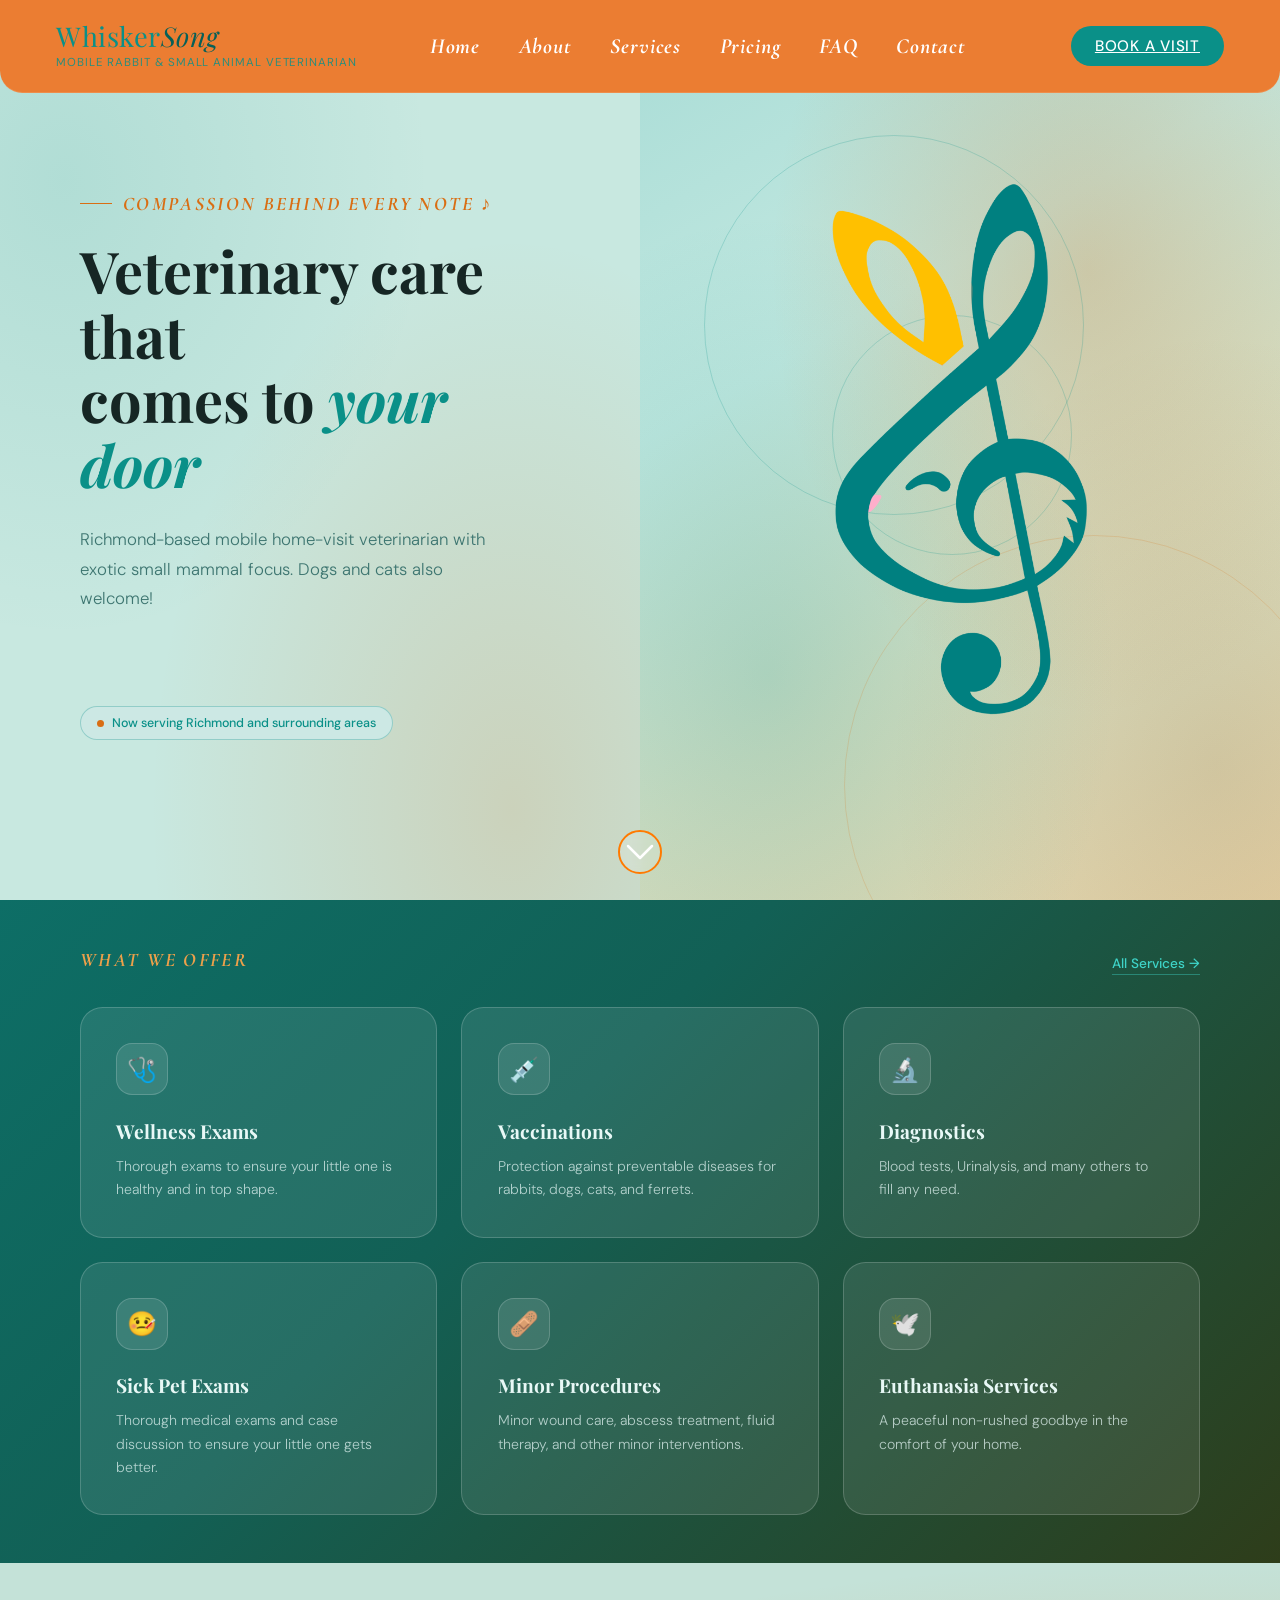
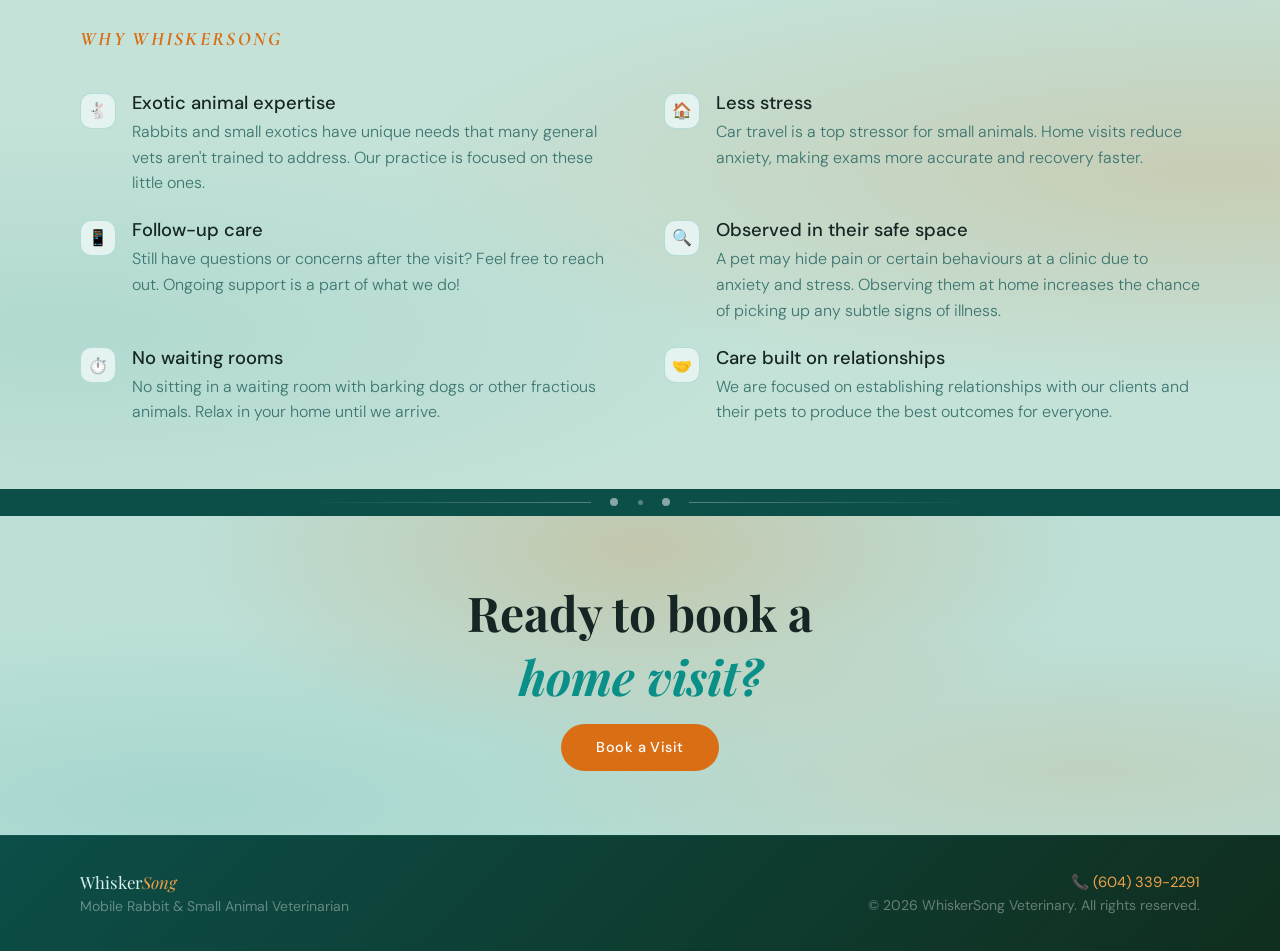
<file: index.html>
<!DOCTYPE html>
<html lang="en">
<head>
<meta charset="UTF-8">
<meta name="viewport" content="width=device-width, initial-scale=1.0">
<meta name="robots" content="noindex, nofollow" />

<!-- Primary SEO -->
<title>WhiskerSong | Mobile Rabbit & Small Animal Veterinarian — Greater Vancouver, BC</title>
<meta name="description" content="WhiskerSong is a mobile veterinarian focusing in rabbits, guinea pigs, chinchillas, rats, hedgehogs, ferrets, and other small animals. Serving Richmond, Vancouver, Burnaby, Surrey, and the Lower Mainland. Home visit vet care — stress-free, compassionate, expert.">
<meta name="keywords" content="mobile vet Vancouver, rabbit vet Vancouver, small animal vet Richmond BC, exotic animal vet Lower Mainland, guinea pig vet, chinchilla vet, ferret vet, hedgehog vet, rat vet, home visit veterinarian BC, rabbit veterinarian Greater Vancouver, mobile exotic vet">
<meta name="author" content="WhiskerSong Veterinary">
<link rel="canonical" href="https://www.whiskersong.ca/">

<link href="https://fonts.googleapis.com/css2?family=Playfair+Display:ital,wght@0,400;0,600;1,400&family=DM+Sans:wght@300;400;500&family=Cormorant+Garamond:ital,wght@0,500;1,500&display=swap" rel="stylesheet">
<link rel="stylesheet" href="styles.css">
<style>
section { display: block; margin: 0; }

/* ── HERO ── */
  .hero {
    min-height: 100vh;
    display: grid; grid-template-columns: 1fr 1fr;
    position: relative; overflow: hidden;
  }

.hero-left {
    display: flex; flex-direction: column; justify-content: center;
    padding: 5rem 4rem 3rem 5rem;
    position: relative;
    background:
      radial-gradient(ellipse at 80% 90%, rgba(217,110,20,0.18) 0%, transparent 50%),
      radial-gradient(ellipse at 10% 20%, rgba(10,144,136,0.12) 0%, transparent 45%),
      #c8e8e0;
  }

.eyebrow {
    font-size: 1.2rem; font-weight: 700; letter-spacing: 0.12em;
    font-family: 'Cormorant Garamond', serif; font-style: italic;
    text-transform: uppercase; color: var(--terra);
    margin-bottom: 1.4rem;
    display: inline-flex; align-items: center; gap: 0.7rem;
  }

.eyebrow::before {
    content: ''; display: inline-block;
    width: 2rem; height: 1px; background: var(--terra);
    flex-shrink: 0;
  }

h1 {
    font-family: 'Playfair Display', serif;
    font-size: clamp(2.8rem, 4.5vw, 4rem);
    line-height: 1.12; color: var(--charcoal); margin-bottom: 1.8rem;
  }

h1 em { color: var(--sage-dark); font-style: italic; }

.hero-desc {
    font-size: 1.05rem; line-height: 1.75;
    color: var(--mid); max-width: 440px; margin-bottom: 2.8rem; font-weight: 300;
  }

.hero-actions { display: flex; gap: 1rem; align-items: center; }

.btn-secondary {
    color: var(--sage-dark); font-size: 0.9rem; font-weight: 500;
    text-decoration: none; border-bottom: 1px solid var(--sage-light);
    padding-bottom: 2px; transition: color 0.2s, border-color 0.2s;
  }

.btn-secondary:hover { color: var(--terra); border-color: var(--terra); }

.hero-badge {
    display: inline-flex; align-items: center; gap: 0.5rem;
    background: var(--sand); border-radius: 2rem;
    border: 1px solid rgba(10,144,136,0.3);
    padding: 0.5rem 1rem; font-size: 0.78rem; font-weight: 500;
    color: var(--sage-dark); margin-top: 3rem; width: fit-content;
  }

.badge-dot {
    width: 7px; height: 7px; background: var(--terra); border-radius: 50%;
    animation: pulse 2s infinite;
  }

/* ── HERO RIGHT ── */
  .hero-right {
    position: relative;
    background: linear-gradient(150deg, #a8dcd6 0%, #c2e8e0 35%, #d8e0c4 65%, #e8d4a8 100%);
    overflow: hidden;
  }

.hero-right::before {
    content: ''; position: absolute; inset: 0;
    background:
      radial-gradient(ellipse at 70% 30%, rgba(217,110,20,0.25) 0%, transparent 50%),
      radial-gradient(ellipse at 20% 75%, rgba(10,144,136,0.20) 0%, transparent 48%),
      radial-gradient(ellipse at 90% 85%, rgba(80,55,20,0.12) 0%, transparent 40%);
  }

/* decorative circles */
  .deco-circle {
    position: absolute; border-radius: 50%;
    border: 1px solid rgba(10,144,136,0.22);
  }

.deco-circle.c1 { width: 380px; height: 380px; top: 15%; left: 10%; }

.deco-circle.c2 { width: 240px; height: 240px; top: 35%; left: 30%; }

.deco-circle.c3 { width: 500px; height: 500px; bottom: -15%; right: -10%; border-color: rgba(217,110,20,0.18); }

.hero-illustration {
    position: absolute; inset: 0;
    display: flex; align-items: center; justify-content: center; z-index: 2;
  }

.rabbit-svg {
    width: 100%; max-width: 440px; height: auto;
    filter: drop-shadow(0 20px 40px rgba(101,72,28,0.18)) drop-shadow(0 0 60px rgba(10,144,136,0.18));
  }

.hero-card {
    position: absolute; bottom: 2.5rem; right: 2.5rem; z-index: 5;
    background: rgba(238,248,246,0.88); backdrop-filter: blur(10px);
    border: 1px solid rgba(10,144,136,0.22);
    border-radius: 1.2rem; padding: 1.2rem 1.5rem;
    box-shadow: 0 8px 32px rgba(101,72,28,0.12);
    min-width: 200px;
  }

.card-label { font-size: 0.7rem; text-transform: uppercase; letter-spacing: 0.12em; color: var(--light-text); margin-bottom: 0.4rem; }

.card-value { font-family: 'Playfair Display', serif; font-size: 1.3rem; color: var(--charcoal); }

.card-sub { font-size: 0.78rem; color: var(--mid); margin-top: 0.2rem; }

/* ── SERVICES ── */
  .services {
    padding: 3rem 5rem;
    background: linear-gradient(135deg, #0d6e66 0%, #126055 40%, #2e3d1a 100%);
  }

.section-header {
    display: flex; align-items: flex-end; justify-content: space-between; margin-bottom: 1.5rem;
  }

.section-tag {
    font-size: 1.2rem; letter-spacing: 0.12em; text-transform: uppercase;
    font-family: 'Cormorant Garamond', serif; font-style: italic; font-weight: 700;
    color: var(--terra-light); margin-bottom: 0.7rem;
  }

.section-title {
    font-family: 'Playfair Display', serif;
    font-size: 2.4rem; line-height: 1.2; color: #e8f8f6;
  }

.section-title em { color: var(--sage-light); font-style: italic; }

.section-link {
    color: var(--sage-light); font-size: 0.85rem; font-weight: 500;
    text-decoration: none; border-bottom: 1px solid rgba(62,212,200,0.4);
    padding-bottom: 2px; white-space: nowrap; margin-bottom: 0.5rem;
  }

.services-grid { display: grid; grid-template-columns: repeat(3, 1fr); gap: 1.5rem; }

.service-card {
    background: rgba(255,255,255,0.09); border-radius: 1.4rem; padding: 2.2rem;
    border: 1px solid rgba(255,255,255,0.18);
    transition: transform 0.25s, box-shadow 0.25s, border-color 0.25s;
    position: relative; overflow: hidden;
  }

.service-card:hover { transform: translateY(-4px); box-shadow: 0 16px 40px rgba(0,0,0,0.2); border-color: rgba(255,255,255,0.3); }

.service-card::after {
    content: ''; position: absolute; bottom: 0; left: 0; right: 0;
    height: 3px; background: linear-gradient(90deg, var(--sage-dark), var(--terra));
    transform: scaleX(0); transform-origin: left; transition: transform 0.3s;
  }

.service-card:hover::after { transform: scaleX(1); }

.service-icon {
    width: 52px; height: 52px; border-radius: 1rem;
    background: rgba(255,255,255,0.1); border: 1px solid rgba(255,255,255,0.18);
    display: flex; align-items: center; justify-content: center;
    margin-bottom: 1.4rem; font-size: 1.5rem;
  }

.service-name { font-family: 'Playfair Display', serif; font-size: 1.2rem; margin-bottom: 0.7rem; color: #e8f8f6; }

.service-desc { font-size: 0.88rem; line-height: 1.65; color: rgba(232,248,246,0.72); font-weight: 300; }

/* ── WHY US ── */
  .why {
    padding: 4rem 5rem; display: block;
    background:
      radial-gradient(ellipse at 95% 40%, rgba(217,110,20,0.18) 0%, transparent 48%),
      radial-gradient(ellipse at 5% 70%,  rgba(10,144,136,0.10) 0%, transparent 42%),
      #c4e2d8;
  }

.why-tag { color: var(--terra); }

.why-points { list-style: none; margin-top: 2.5rem; display: grid; grid-template-columns: 1fr 1fr; gap: 1.4rem 3rem; }

.why-point { display: flex; gap: 1rem; align-items: flex-start; }

.point-icon {
    width: 36px; height: 36px; border-radius: 0.7rem;
    background: var(--cream); border: 1px solid rgba(10,144,136,0.22);
    display: flex; align-items: center; justify-content: center;
    font-size: 1rem; flex-shrink: 0; margin-top: 0.1rem;
  }

.point-text h4 { font-size: 1.15rem; font-weight: 500; margin-bottom: 0.25rem; color: var(--charcoal); }

.point-text p { font-size: 1rem; color: var(--mid); line-height: 1.6; font-weight: 300; }

/* ── TESTIMONIAL ── */
  .testimonials {
    background: linear-gradient(135deg, #0d6e66 0%, #126055 40%, #2e3d1a 100%);
    padding: 6rem 5rem; color: white;
  }

.testimonials .section-tag { color: var(--terra-light); }

.testimonials .section-title { color: #e8f8f6; }

.testimonial-grid { display: grid; grid-template-columns: repeat(3, 1fr); gap: 1.5rem; margin-top: 3.5rem; }

.testimonial-card {
    background: rgba(255,255,255,0.09);
    border: 1px solid rgba(255,255,255,0.18);
    border-radius: 1.4rem; padding: 2rem;
    transition: background 0.2s, border-color 0.2s;
  }

.testimonial-card:hover { background: rgba(255,255,255,0.14); border-color: rgba(255,255,255,0.28); }

.stars { color: var(--terra-light); font-size: 0.9rem; margin-bottom: 1rem; letter-spacing: 2px; }

.testimonial-text { font-size: 0.9rem; line-height: 1.75; color: rgba(232,248,246,0.78); font-weight: 300; margin-bottom: 1.5rem; font-style: italic; }

.testimonial-author { font-size: 0.8rem; font-weight: 500; color: var(--sage-light); }

.testimonial-pet { font-size: 0.75rem; color: rgba(255,255,255,0.38); margin-top: 0.2rem; }

/* ── BOOKING CTA ── */
  .cta-section {
    padding: 4rem 5rem; text-align: center;
    background:
      radial-gradient(ellipse at 50% 10%,  rgba(217,110,20,0.22) 0%, transparent 52%),
      radial-gradient(ellipse at 15% 90%,  rgba(10,144,136,0.12) 0%, transparent 45%),
      radial-gradient(ellipse at 85% 80%,  rgba(217,110,20,0.12) 0%, transparent 40%),
      #bce0d8;
    position: relative; overflow: hidden;
  }

.cta-section::before { display: none; }

.cta-section::after  { display: none; }

.cta-section h2 {
    font-family: 'Playfair Display', serif;
    font-size: 3rem; color: var(--charcoal);
    margin-bottom: 1rem; position: relative; z-index: 1;
  }

.cta-section h2 em { color: var(--sage-dark); font-style: italic; }

.cta-section p { color: var(--mid); font-size: 1rem; margin-bottom: 2.5rem; font-weight: 300; position: relative; z-index: 1; }

.cta-buttons { display: flex; gap: 1rem; justify-content: center; align-items: center; position: relative; z-index: 1; }

.btn-outline {
    border: 1.5px solid var(--sage-dark); color: var(--sage-dark);
    padding: 0.9rem 2.2rem; border-radius: 2rem;
    font-size: 0.9rem; font-weight: 500; cursor: pointer;
    background: transparent; letter-spacing: 0.03em;
    transition: all 0.25s; text-decoration: none; display: inline-block;
  }

.btn-outline:hover { background: var(--sage-dark); color: white; }
/* ── MOBILE ── */
@media (max-width: 900px) {
  .hero { grid-template-columns: 1fr; min-height: auto; }
  .hero-left { padding: 3rem 2.5rem 3rem; }
  .hero-right { min-height: 52vh; }
  .services-grid { grid-template-columns: repeat(2, 1fr); }
  .testimonial-grid { grid-template-columns: repeat(2, 1fr); }
}
@media (max-width: 768px) {
  .hero-left { padding: 2.5rem 1.5rem 3rem; }
  .services { padding: 2.5rem 1.5rem; }
  .why { padding: 3rem 1.5rem; }
  .testimonials { padding: 4rem 1.5rem; }
  .cta-section { padding: 3.5rem 1.5rem; }
  .services-grid,
  .testimonial-grid,
  .why-points { grid-template-columns: 1fr; }
  .section-header { flex-direction: column; align-items: flex-start; gap: 0.6rem; }
  .cta-section h2 { font-size: 2.2rem; }
}
</style>
</head>
<body>

<!-- NAV -->
<nav role="navigation" aria-label="Main navigation">
  <div class="nav-logo">
    <div style="font-family:'Playfair Display',serif;font-size:1.7rem;color:#0a9088;letter-spacing:0.02em;line-height:1.1;">Whisker<span style="color:#076058;font-style:italic;">Song</span></div>
    <div style="font-family:'DM Sans',sans-serif;font-size:0.72rem;color:#0a9088;letter-spacing:0.08em;text-transform:uppercase;opacity:0.85;margin-top:0.15rem;">Mobile Rabbit & Small Animal Veterinarian</div>
  </div>
  <ul class="nav-links">
    <li><a href="https://whiskersong.com" target="_top">Home</a></li>
    <li><a href="https://whiskersong.com/about" target="_top">About</a></li>
    <li><a href="https://whiskersong.com/services" target="_top">Services</a></li>
    <li><a href="https://whiskersong.com/pricing" target="_top">Pricing</a></li>
    <li><a href="https://whiskersong.com/faq" target="_top">FAQ</a></li>
    <li><a href="https://whiskersong.com/contact" target="_top">Contact</a></li>
  </ul>
  <a href="https://whiskersong.com/bookvisit" target="_top" class="button nav-cta">Book a Visit</a>
</nav>

<!-- HERO -->
<main id="main-content">
<section class="hero" aria-label="Hero — Compassion behind every note">
  <div class="hero-left">
    <div class="eyebrow fade-up">Compassion behind every note ♪</div>
    <h1 class="fade-up delay-1">
      Veterinary care that<br>comes to <em>your door</em>
    </h1>
    <p class="hero-desc fade-up delay-2">
      Richmond-based mobile home-visit veterinarian with exotic small mammal focus. Dogs and cats also welcome!
    </p>
    <div class="hero-badge fade-up delay-3">
      <span class="badge-dot"></span>
      Now serving Richmond and surrounding areas
    </div>
  </div>

  <div class="hero-right">
    <div class="deco-circle c1"></div>
    <div class="deco-circle c2"></div>
    <div class="deco-circle c3"></div>
    <div style="display: flex; width: 100%; height: 100%; justify-content: center; align-items: center">
      <img src="WhiskerSongLogo.png" style="position: absolute; height: 60vh; width: auto; min-height: 300px;"/>
    </div>
  </div>
</section>

<section class="services" aria-label="Our Services">
  <div class="section-header">
    <div>
      <div class="section-tag">What We Offer</div>
    </div>
    <a href="#" class="section-link">All Services →</a>
  </div>

  <div class="services-grid">
    <div class="service-card">
      <div class="service-icon">🩺</div>
      <h3 class="service-name">Wellness Exams</h3>
      <p class="service-desc">Thorough exams to ensure your little one is healthy and in top shape.</p>
    </div>
    <div class="service-card">
      <div class="service-icon">💉</div>
      <h3 class="service-name">Vaccinations</h3>
      <p class="service-desc">Protection against preventable diseases for rabbits, dogs, cats, and ferrets.</p>
    </div>
    <div class="service-card">
      <div class="service-icon">🔬</div>
      <h3 class="service-name">Diagnostics</h3>
      <p class="service-desc">Blood tests, Urinalysis, and many others to fill any need.</p>
    </div>
    <div class="service-card">
      <div class="service-icon">🤒</div>
      <h3 class="service-name">Sick Pet Exams</h3>
      <p class="service-desc">Thorough medical exams and case discussion to ensure your little one gets better.</p>
    </div>
    <div class="service-card">
      <div class="service-icon">🩹</div>
      <h3 class="service-name">Minor Procedures</h3>
      <p class="service-desc">Minor wound care, abscess treatment, fluid therapy, and other minor interventions.</p>
    </div>
    <div class="service-card">
      <div class="service-icon">🕊️</div>
      <h3 class="service-name">Euthanasia Services</h3>
      <p class="service-desc">A peaceful non-rushed goodbye in the comfort of your home.</p>
    </div>
  </div>
</section>

<!-- WHY US -->
<section class="why" aria-label="Why WhiskerSong">
  <div class="why-content">
    <div class="section-tag why-tag">Why WhiskerSong</div>
    <ul class="why-points">
      <li class="why-point">
        <div class="point-icon">🐇</div>
        <div class="point-text">
          <h4>Exotic animal expertise</h4>
          <p>Rabbits and small exotics have unique needs that many general vets aren't trained to address. Our practice is focused on these little ones.</p>
        </div>
      </li>
      <li class="why-point">
        <div class="point-icon">🏠</div>
        <div class="point-text">
          <h4>Less stress</h4>
          <p>Car travel is a top stressor for small animals. Home visits reduce anxiety, making exams more accurate and recovery faster.</p>
        </div>
      </li>
      <li class="why-point">
        <div class="point-icon">📱</div>
        <div class="point-text">
          <h4>Follow-up care</h4>
          <p>Still have questions or concerns after the visit? Feel free to reach out. Ongoing support is a part of what we do!</p>
        </div>
      </li>
      <li class="why-point">
        <div class="point-icon">🔍</div>
        <div class="point-text">
          <h4>Observed in their safe space</h4>
          <p>A pet may hide pain or certain behaviours at a clinic due to anxiety and stress. Observing them at home increases the chance of picking up any subtle signs of illness.</p>
        </div>
      </li>
      <li class="why-point">
        <div class="point-icon">⏱️</div>
        <div class="point-text">
          <h4>No waiting rooms</h4>
          <p>No sitting in a waiting room with barking dogs or other fractious animals. Relax in your home until we arrive.</p>
        </div>
      </li>
      <li class="why-point">
        <div class="point-icon">🤝</div>
        <div class="point-text">
          <h4>Care built on relationships</h4>
          <p>We are focused on establishing relationships with our clients and their pets to produce the best outcomes for everyone.</p>
        </div>
      </li>
    </ul>
  </div>
</section>

<div style="background:#0c4e48;padding:0.6rem 2rem;"><div style="display:flex;align-items:center;gap:1.2rem;max-width:680px;margin:0 auto;">
  <div style="flex:1;height:1px;background:linear-gradient(90deg,transparent,rgba(255,255,255,0.3));"></div>
  <div style="width:8px;height:8px;border-radius:50%;background:rgba(255,255,255,0.5);flex-shrink:0;"></div>
  <div style="width:5px;height:5px;border-radius:50%;background:rgba(255,255,255,0.3);flex-shrink:0;"></div>
  <div style="width:8px;height:8px;border-radius:50%;background:rgba(255,255,255,0.5);flex-shrink:0;"></div>
  <div style="flex:1;height:1px;background:linear-gradient(90deg,rgba(255,255,255,0.3),transparent);"></div>
</div></div>

<!-- CTA -->
<section class="cta-section" aria-label="Book a Visit">
  <h2>Ready to book a<br><em>home visit?</em></h2>
  <div class="cta-buttons">
    <a href="https://whiskersong.com/bookvisit" target="_top" class="btn-primary">Book a Visit</a>
  </div>
</section>

<!-- FOOTER -->
</main>
<footer role="contentinfo" aria-label="Site footer">
  <div>
    <div class="footer-brand">Whisker<span>Song</span></div>
    <div class="footer-sub">Mobile Rabbit & Small Animal Veterinarian</div>
  </div>
  <div class="footer-right">
    <div class="footer-phone">📞 (604) 339-2291</div>
    <div>© 2026 WhiskerSong Veterinary. All rights reserved.</div>
  </div>
</footer>
  
<!-- Scroll Down indicator -->
<div class="scroll-down" id="scrollDown" aria-label="Scroll down" role="button" tabindex="0" onclick="window.scrollBy({top: window.innerHeight * 0.8, behavior: 'smooth'})">
  <svg width="36" height="36" viewBox="0 0 36 36" fill="none" xmlns="http://www.w3.org/2000/svg">
    <polyline points="6,12 18,24 30,12" stroke="white" stroke-width="2.5" stroke-linecap="round" stroke-linejoin="round"/>
  </svg>
</div>

<!-- Scroll Up indicator -->
<div class="scroll-up" id="scrollUp" aria-label="Scroll to previous section" role="button" tabindex="0">
  <svg width="36" height="36" viewBox="0 0 36 36" fill="none" xmlns="http://www.w3.org/2000/svg">
    <polyline points="6,24 18,12 30,24" stroke="white" stroke-width="2.5" stroke-linecap="round" stroke-linejoin="round"/>
  </svg>
</div>

<script src="scripts.js" defer></script>

</body>
</html>
</file>
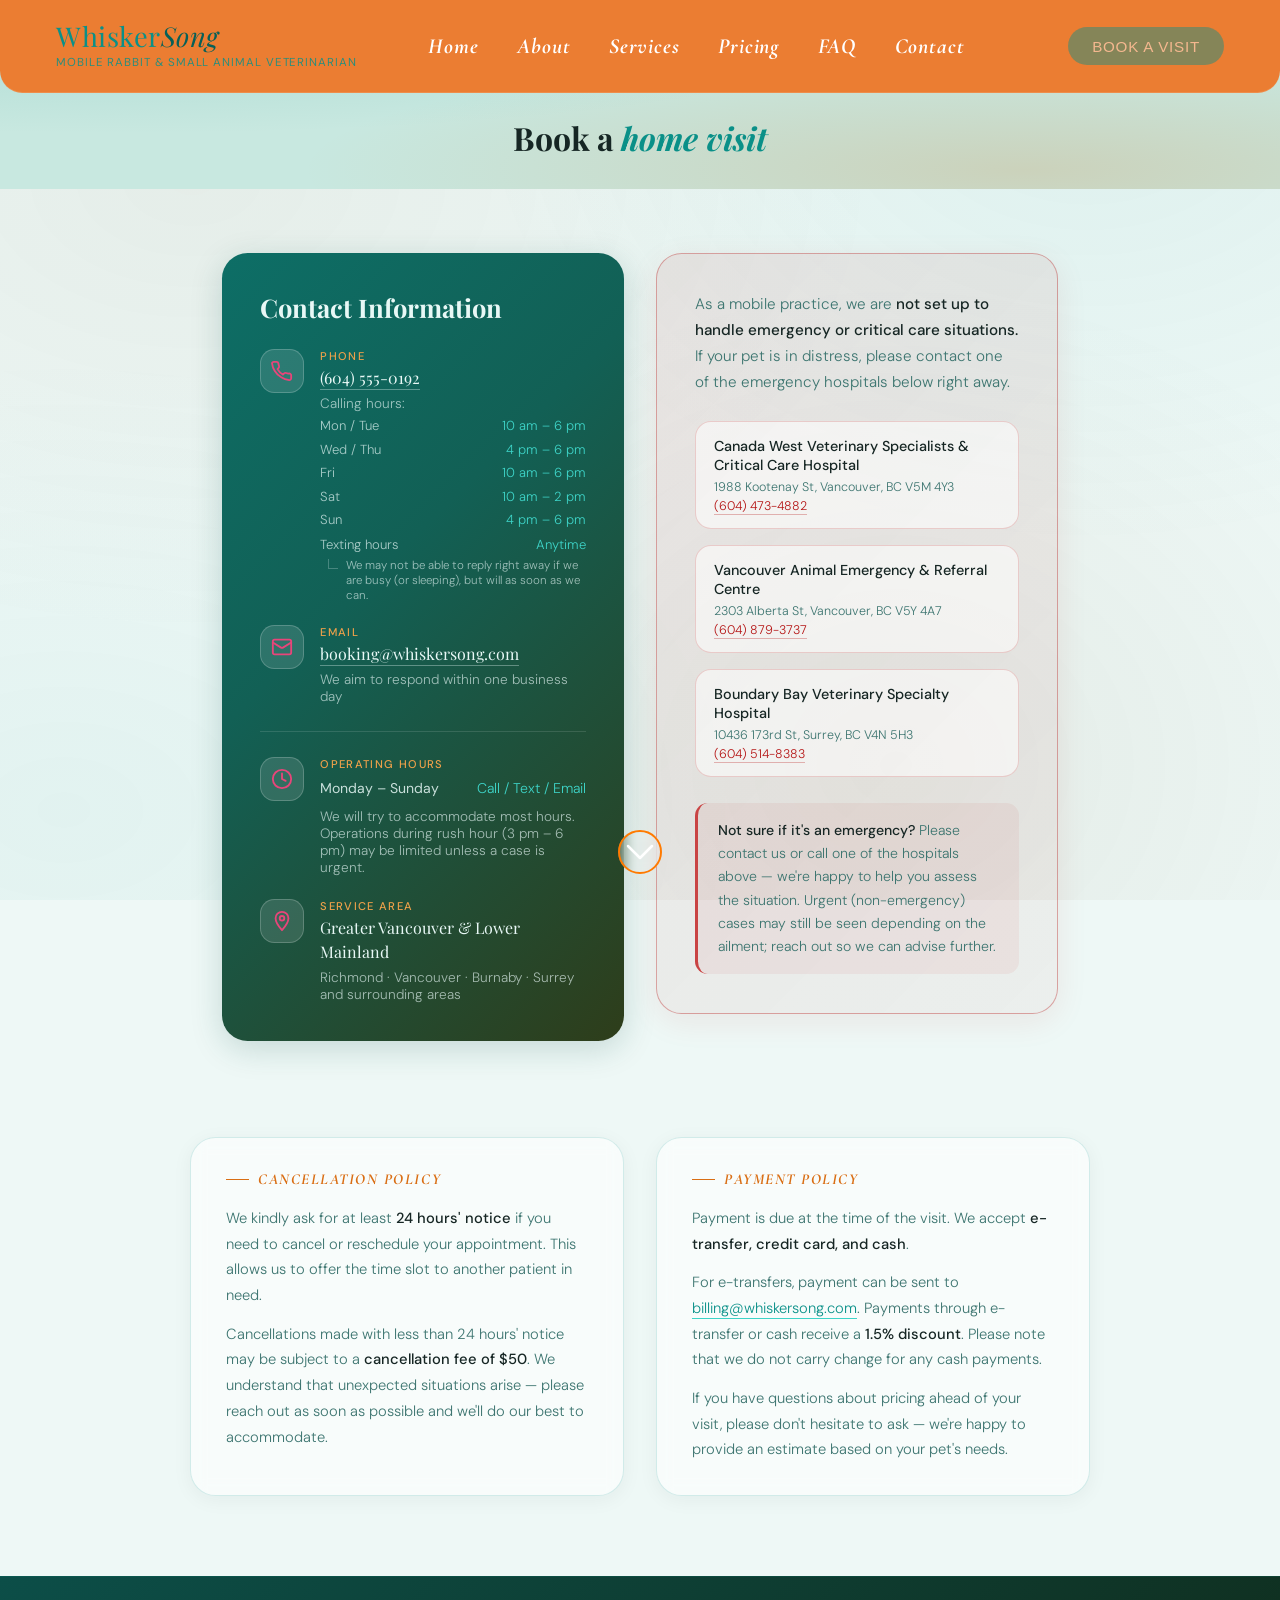
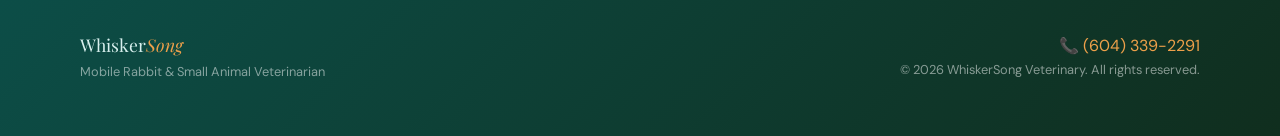
<file: whiskersong_-_Book_a_Visit(1).html>
<!DOCTYPE html>
<html lang="en">
<head>
<meta charset="UTF-8">
<meta name="viewport" content="width=device-width, initial-scale=1.0">
<title>Book a Visit | WhiskerSong Mobile Rabbit & Small Animal Veterinarian</title>
<meta name="description" content="Book a home visit with WhiskerSong, mobile veterinarian specializing in rabbits, guinea pigs, chinchillas, rats, hedgehogs, ferrets, and other small animals. Serving Greater Vancouver, BC.">
<link href="https://fonts.googleapis.com/css2?family=Playfair+Display:ital,wght@0,400;0,600;1,400&family=DM+Sans:wght@300;400;500&family=Cormorant+Garamond:ital,wght@0,500;1,500&display=swap" rel="stylesheet">
<style>
  :root {
    --sage: #18b8ac;
    --sage-light: #3ed4c8;
    --sage-dark: #0a9088;
    --cream: #e4f2f0;
    --warm-white: #eef8f6;
    --sand: #cce8e4;
    --terra: #d96e14;
    --terra-light: #eda04a;
    --charcoal: #162624;
    --mid: #3d7570;
    --light-text: #6aadaa;
  }

  * { margin: 0; padding: 0; box-sizing: border-box; }
  html { scroll-behavior: smooth; }

  body {
    font-family: 'DM Sans', sans-serif;
    background: var(--warm-white);
    color: var(--charcoal);
    overflow-x: hidden;
  }

  body::before {
    content: '';
    position: fixed; inset: 0; z-index: 0; pointer-events: none;
    background-image:
      radial-gradient(ellipse at 15% 20%, rgba(101,72,28,0.06) 0%, transparent 45%),
      radial-gradient(ellipse at 85% 10%, rgba(10,144,136,0.07) 0%, transparent 40%),
      radial-gradient(ellipse at 70% 85%, rgba(101,72,28,0.07) 0%, transparent 45%),
      radial-gradient(ellipse at 5% 90%,  rgba(10,144,136,0.05) 0%, transparent 40%);
  }

  /* ── NAV ── */
  nav {
    position: fixed; top: 0; left: 0; right: 0; z-index: 100;
    display: flex; align-items: center; justify-content: space-between;
    flex-wrap: wrap; gap: 1rem;
    padding: 1.4rem 3.5rem;
    background: rgba(235,125,50,1.0);
    backdrop-filter: blur(14px);
    border-bottom: 1px solid rgba(255,255,255,0.12);
    border-radius: 0 0 1.4rem 1.4rem;
  }
  .nav-logo {
    font-family: 'Playfair Display', serif;
    font-size: 1.15rem; color: var(--sage-dark); letter-spacing: 0.02em;
  }
  .nav-logo span { color: var(--terra); font-style: italic; }
  .nav-links { display: flex; gap: 2.4rem; list-style: none; flex-wrap: wrap; margin-left: -2rem; }
  .nav-links a {
    text-decoration: none; font-size: 1.35rem; font-weight: 700;
    font-family: 'Cormorant Garamond', serif; font-style: italic;
    color: white; letter-spacing: 0.04em;
    transition: color 0.2s;
  }
  .nav-links a:hover { color: rgba(255,255,255,0.7); }
  .nav-links a.active { color: rgba(255,255,255,0.7); border-bottom: 2px solid rgba(255,255,255,0.5); padding-bottom: 2px; }
  .nav-cta {
    background: #0a9088; color: white;
    border: none; padding: 0.65rem 1.5rem; border-radius: 2rem;
    font-size: 0.95rem; font-weight: 500; letter-spacing: 0.05em;
    text-transform: uppercase; cursor: pointer; transition: background 0.2s;
  }
  .nav-cta:hover { background: #076058; }
  .nav-cta-active {
    background: #0a9088;
    opacity: 0.45;
    pointer-events: none;
  }

  /* ── PAGE HEADER ── */
  .page-header {
    padding: 7.5rem 5rem 2rem;
    background:
      radial-gradient(ellipse at 80% 90%, rgba(217,110,20,0.18) 0%, transparent 50%),
      radial-gradient(ellipse at 10% 20%, rgba(10,144,136,0.12) 0%, transparent 45%),
      #c8e8e0;
    position: relative;
    text-align: center;
  }

  .page-header h1 {
    font-family: 'Playfair Display', serif;
    font-size: clamp(1.5rem, 2.5vw, 2rem);
    line-height: 1.15; color: var(--charcoal); margin-bottom: 0;
  }
  .page-header h1 em { color: var(--sage-dark); font-style: italic; }

  /* ── MAIN CONTENT ── */
  main {
    position: relative; z-index: 1;
    max-width: 900px;
    margin: 0 auto;
    padding: 4rem 2rem 6rem;
    display: grid;
    grid-template-columns: 1fr 1fr;
    gap: 2rem;
    align-items: start;
  }

  /* ── CONTACT CARD ── */
  .contact-card {
    background: linear-gradient(135deg, #0d6e66 0%, #126055 40%, #2e3d1a 100%);
    border: none;
    border-radius: 1.6rem;
    padding: 2.4rem;
    box-shadow: 0 8px 32px rgba(10,80,70,0.18);
  }

  .card-eyebrow {
    font-family: 'Cormorant Garamond', serif;
    font-style: italic; font-weight: 700;
    font-size: 1rem; letter-spacing: 0.1em; text-transform: uppercase;
    color: var(--terra-light); margin-bottom: 1.4rem;
    display: flex; align-items: center; gap: 0.6rem;
  }
  .card-eyebrow::before {
    content: ''; display: inline-block;
    width: 1.4rem; height: 1px; background: var(--terra-light); flex-shrink: 0;
  }

  .contact-card h2 {
    font-family: 'Playfair Display', serif;
    font-size: 1.6rem; color: #e8f8f6; margin-bottom: 1.6rem;
    line-height: 1.25;
  }

  .contact-item {
    display: flex; align-items: flex-start; gap: 1rem;
    margin-bottom: 1.4rem;
  }
  .contact-item:last-child { margin-bottom: 0; }

  .contact-icon {
    width: 44px; height: 44px; flex-shrink: 0;
    background: rgba(255,255,255,0.12); border: 1px solid rgba(255,255,255,0.2);
    border-radius: 0.9rem;
    display: flex; align-items: center; justify-content: center;
  }

  .contact-label {
    font-size: 0.7rem; text-transform: uppercase;
    letter-spacing: 0.12em; color: var(--terra-light);
    margin-bottom: 0.2rem; font-weight: 500;
  }

  .contact-value {
    font-family: 'Playfair Display', serif;
    font-size: 1rem; color: #e8f8f6; line-height: 1.5;
  }

  .contact-value a {
    color: #e8f8f6; text-decoration: none;
    border-bottom: 1px solid rgba(232,248,246,0.35); padding-bottom: 1px;
    transition: color 0.2s, border-color 0.2s;
  }
  .contact-value a:hover { color: var(--terra-light); border-color: var(--terra-light); }

  .contact-sub {
    font-size: 0.85rem; color: rgba(232,248,246,0.65); font-weight: 300; margin-top: 0.3rem;
  }

  .divider {
    border: none; border-top: 1px solid rgba(255,255,255,0.12);
    margin: 1.6rem 0;
  }

  .hours-table { margin-top: 0.5rem; display: flex; flex-direction: column; gap: 0.35rem; }
  .hours-mini {
    margin-top: 0.35rem; margin-bottom: 0.1rem;
    display: flex; flex-direction: column; gap: 0.4rem;
  }
  .hours-mini-row {
    display: flex; justify-content: space-between;
    font-size: 0.82rem; color: rgba(232,248,246,0.7); font-weight: 300;
    column-gap: 1.5rem;
  }
  .hours-mini-row span:first-child { min-width: 6rem; }
  .hours-mini-row .cyan { color: var(--sage-light); }
  .hours-row {
    display: flex; justify-content: space-between; align-items: center;
    font-size: 0.88rem; color: rgba(232,248,246,0.85);
  }
  .hours-row .day { font-weight: 400; }
  .hours-row .time { font-weight: 300; color: var(--sage-light); }
  .hours-divider {
    height: 1px; background: rgba(255,255,255,0.12);
    margin: 0.4rem 0;
  }

  /* ── EMERGENCY CARD ── */
  .emergency-card {
    background: linear-gradient(135deg, rgba(180,20,20,0.08) 0%, rgba(180,20,20,0.04) 100%);
    border: 1.5px solid rgba(180,20,20,0.35);
    border-radius: 1.6rem;
    padding: 2.4rem;
    box-shadow: 0 8px 32px rgba(180,20,20,0.08);
  }

  .emergency-card .card-eyebrow {
    color: #b41414;
  }
  .emergency-card .card-eyebrow::before {
    background: #b41414;
  }

  .emergency-card h2 {
    font-family: 'Playfair Display', serif;
    font-size: 1.5rem; color: var(--charcoal); margin-bottom: 0.9rem;
    line-height: 1.25;
  }

  .emergency-intro {
    font-size: 0.95rem; line-height: 1.7; color: var(--mid);
    font-weight: 300; margin-bottom: 1.6rem;
  }

  .emergency-intro strong {
    color: var(--charcoal); font-weight: 500;
  }

  .hospital-list {
    list-style: none;
    display: flex; flex-direction: column; gap: 1rem;
    margin-bottom: 1.6rem;
  }

  .hospital-item {
    padding: 0.9rem 1.1rem;
    background: rgba(255,255,255,0.55);
    border: 1px solid rgba(180,20,20,0.18);
    border-radius: 1rem;
    transition: border-color 0.2s, background 0.2s;
  }
  .hospital-item:hover {
    border-color: rgba(180,20,20,0.38);
    background: rgba(255,255,255,0.8);
  }

  .hospital-icon { display: none; }

  .hospital-name {
    font-size: 0.9rem; font-weight: 500; color: var(--charcoal);
    line-height: 1.35; margin-bottom: 0.15rem;
  }

  .hospital-note {
    font-size: 0.78rem; color: var(--mid); font-weight: 300; margin-top: 0.2rem;
  }

  .hospital-note a {
    color: #b41414; text-decoration: none;
    border-bottom: 1px solid rgba(180,20,20,0.3);
    transition: color 0.2s;
  }
  .hospital-note a:hover { color: #8a0e0e; }

  .emergency-footer {
    font-size: 0.88rem; line-height: 1.65; color: var(--mid);
    font-weight: 300;
    padding: 1rem 1.2rem;
    background: rgba(180,20,20,0.06);
    border-radius: 0.8rem;
    border-left: 3px solid #c94444;
  }
  .emergency-footer strong { color: var(--charcoal); font-weight: 500; }

  /* ── FOOTER ── */
  footer {
    background: linear-gradient(135deg, #0c4e48 0%, #102e1e 100%);
    color: rgba(255,255,255,0.5);
    padding: 3.5rem 5rem;
    display: flex; justify-content: space-between; align-items: center;
    border-top: 1px solid rgba(10,144,136,0.2);
  }
  .footer-brand { font-family: 'Playfair Display', serif; font-size: 1.1rem; color: #d8f0ee; margin-bottom: 0.4rem; }
  .footer-brand span { color: var(--terra-light); font-style: italic; }
  .footer-sub { font-size: 0.8rem; }
  .footer-links { display: flex; gap: 2rem; list-style: none; }
  .footer-links a { text-decoration: none; font-size: 0.82rem; color: rgba(255,255,255,0.4); transition: color 0.2s; }
  .footer-links a:hover { color: var(--sage-light); }
  .footer-right { text-align: right; font-size: 0.8rem; }
  .footer-phone { color: var(--terra-light); font-size: 1rem; margin-bottom: 0.3rem; }

  /* ── ANIMATIONS ── */
  .fade-up { opacity: 0; transform: translateY(20px); animation: fadeUp 0.65s ease forwards; }
  @keyframes fadeUp { to { opacity: 1; transform: translateY(0); } }
  .delay-1 { animation-delay: 0.1s; }
  .delay-2 { animation-delay: 0.22s; }
  .delay-3 { animation-delay: 0.34s; }

  /* ── RESPONSIVE ── */
  @media (max-width: 700px) {
    nav { padding: 1rem 1.5rem; }
    .nav-links { gap: 1.2rem; }
    .nav-links a { font-size: 1.05rem; }
    .page-header { padding: 8rem 2rem 3.5rem; text-align: center; }
    main { grid-template-columns: 1fr; padding: 3rem 1.2rem 5rem; }
    footer { flex-direction: column; gap: 1.5rem; text-align: center; padding: 2.5rem 2rem; }
    .footer-right { text-align: center; }
  }
</style>
</head>
<body>

<!-- NAV -->
<nav role="navigation" aria-label="Main navigation">
  <div class="nav-logo">
    <div style="font-family:'Playfair Display',serif;font-size:1.7rem;color:#0a9088;letter-spacing:0.02em;line-height:1.1;">Whisker<span style="color:#076058;font-style:italic;">Song</span></div>
    <div style="font-family:'DM Sans',sans-serif;font-size:0.72rem;color:#0a9088;letter-spacing:0.08em;text-transform:uppercase;opacity:0.85;margin-top:0.15rem;">Mobile Rabbit & Small Animal Veterinarian</div>
  </div>
  <ul class="nav-links">
    <li><a href="#">Home</a></li>
    <li><a href="#">About</a></li>
    <li><a href="#">Services</a></li>
    <li><a href="#">Pricing</a></li>
    <li><a href="#">FAQ</a></li>
    <li><a href="#">Contact</a></li>
  </ul>
  <button class="nav-cta nav-cta-active">Book a Visit</button>
</nav>

<!-- PAGE HEADER -->
<div class="page-header">
  <h1 class="fade-up">Book a <em>home visit</em></h1>
</div>

<!-- MAIN CONTENT -->
<main>

  <!-- CONTACT INFO CARD -->
  <div class="contact-card fade-up delay-1">
    <h2>Contact Information</h2>

    <div class="contact-item">
      <div class="contact-icon"><svg width="22" height="22" viewBox="0 0 24 24" fill="none" stroke="#e8457a" stroke-width="2" stroke-linecap="round" stroke-linejoin="round"><path d="M22 16.92v3a2 2 0 0 1-2.18 2 19.79 19.79 0 0 1-8.63-3.07A19.5 19.5 0 0 1 4.15 12a19.79 19.79 0 0 1-3.07-8.67A2 2 0 0 1 3.06 2h3a2 2 0 0 1 2 1.72c.127.96.361 1.903.7 2.81a2 2 0 0 1-.45 2.11L7.09 9.91a16 16 0 0 0 6 6l1.27-1.27a2 2 0 0 1 2.11-.45c.907.339 1.85.573 2.81.7A2 2 0 0 1 22 16.92z"/></svg></div>
      <div>
        <div class="contact-label">Phone</div>
        <div class="contact-value"><a href="tel:+16045550192">(604) 555-0192</a></div>
        <div class="contact-sub">Calling hours:</div>
        <div class="hours-mini">
          <div class="hours-mini-row"><span>Mon / Tue</span><span class="cyan">10 am – 6 pm</span></div>
          <div class="hours-mini-row"><span>Wed / Thu</span><span class="cyan">4 pm – 6 pm</span></div>
          <div class="hours-mini-row"><span>Fri</span><span class="cyan">10 am – 6 pm</span></div>
          <div class="hours-mini-row"><span>Sat</span><span class="cyan">10 am – 2 pm</span></div>
          <div class="hours-mini-row"><span>Sun</span><span class="cyan">4 pm – 6 pm</span></div>
        </div>
        <div class="hours-mini" style="margin-top:0.5rem">
          <div class="hours-mini-row"><span>Texting hours</span><span class="cyan">Anytime</span></div>
        </div>
        <div style="display:flex; gap:0.5rem; margin-top:0.3rem; padding-left:0.5rem;">
          <div style="width:0.6rem; height:0.6rem; border-left:1px solid rgba(232,248,246,0.25); border-bottom:1px solid rgba(232,248,246,0.25); flex-shrink:0; align-self:flex-start; margin-top:0.1rem;"></div>
          <div class="contact-sub" style="font-size:0.72rem; margin-top:0;">We may not be able to reply right away if we are busy (or sleeping), but will as soon as we can.</div>
        </div>
      </div>
    </div>

    <div class="contact-item">
      <div class="contact-icon"><svg width="22" height="22" viewBox="0 0 24 24" fill="none" stroke="#e8457a" stroke-width="2" stroke-linecap="round" stroke-linejoin="round"><rect x="2" y="4" width="20" height="16" rx="2"/><path d="m22 7-8.97 5.7a1.94 1.94 0 0 1-2.06 0L2 7"/></svg></div>
      <div>
        <div class="contact-label">Email</div>
        <div class="contact-value"><a href="mailto:booking@whiskersong.com">booking@whiskersong.com</a></div>
        <div class="contact-sub">We aim to respond within one business day</div>
      </div>
    </div>

    <hr class="divider">

    <div class="contact-item">
      <div class="contact-icon"><svg width="22" height="22" viewBox="0 0 24 24" fill="none" stroke="#e8457a" stroke-width="2" stroke-linecap="round" stroke-linejoin="round"><circle cx="12" cy="12" r="10"/><polyline points="12 6 12 12 16 14"/></svg></div>
      <div style="width:100%">
        <div class="contact-label">Operating Hours</div>
        <div class="hours-table">
          <div class="hours-row"><span class="day">Monday – Sunday</span><span class="time">Call / Text / Email</span></div>
        </div>
        <div class="contact-sub" style="margin-top:0.7rem">We will try to accommodate most hours. Operations during rush hour (3 pm – 6 pm) may be limited unless a case is urgent.</div>
      </div>
    </div>

    <div class="contact-item">
      <div class="contact-icon"><svg width="22" height="22" viewBox="0 0 24 24" fill="none" stroke="#e8457a" stroke-width="2" stroke-linecap="round" stroke-linejoin="round"><path d="M12 2C8.13 2 5 5.13 5 9c0 5.25 7 13 7 13s7-7.75 7-13c0-3.87-3.13-7-7-7z"/><circle cx="12" cy="9" r="2.5"/></svg></div>
      <div>
        <div class="contact-label">Service Area</div>
        <div class="contact-value">Greater Vancouver & Lower Mainland</div>
        <div class="contact-sub">Richmond · Vancouver · Burnaby · Surrey and surrounding areas</div>
      </div>
    </div>
  </div>

  <!-- EMERGENCY DISCLAIMER CARD -->
  <div class="emergency-card fade-up delay-2">

    <p class="emergency-intro">
      As a mobile practice, we are <strong>not set up to handle emergency or critical care situations.</strong> If your pet is in distress, please contact one of the emergency hospitals below right away.
    </p>

    <ul class="hospital-list" aria-label="Emergency veterinary hospitals">
      <li class="hospital-item">
        <div class="hospital-name">Canada West Veterinary Specialists & Critical Care Hospital</div>
        <div class="hospital-note">1988 Kootenay St, Vancouver, BC V5M 4Y3</div>
        <div class="hospital-note"><a href="tel:+16044734882">(604) 473-4882</a></div>
      </li>
      <li class="hospital-item">
        <div class="hospital-name">Vancouver Animal Emergency & Referral Centre</div>
        <div class="hospital-note">2303 Alberta St, Vancouver, BC V5Y 4A7</div>
        <div class="hospital-note"><a href="tel:+16048793737">(604) 879-3737</a></div>
      </li>
      <li class="hospital-item">
        <div class="hospital-name">Boundary Bay Veterinary Specialty Hospital</div>
        <div class="hospital-note">10436 173rd St, Surrey, BC V4N 5H3</div>
        <div class="hospital-note"><a href="tel:+16045148383">(604) 514-8383</a></div>
      </li>
    </ul>

    <div class="emergency-footer">
      <strong>Not sure if it's an emergency?</strong> Please contact us or call one of the hospitals above — we're happy to help you assess the situation. Urgent (non-emergency) cases may still be seen depending on the ailment; reach out so we can advise further.
    </div>
  </div>

</main>

<!-- POLICY SECTION -->
<section class="policy-section">
  <div class="policy-grid">

    <div class="policy-card">
      <div class="policy-eyebrow">Cancellation Policy</div>
      <p>We kindly ask for at least <strong>24 hours' notice</strong> if you need to cancel or reschedule your appointment. This allows us to offer the time slot to another patient in need.</p>
      <p>Cancellations made with less than 24 hours' notice may be subject to a <strong>cancellation fee of $50</strong>. We understand that unexpected situations arise — please reach out as soon as possible and we'll do our best to accommodate.</p>
    </div>

    <div class="policy-card">
      <div class="policy-eyebrow">Payment Policy</div>
      <p>Payment is due at the time of the visit. We accept <strong>e-transfer, credit card, and cash</strong>.</p>
      <p>For e-transfers, payment can be sent to <a href="mailto:billing@whiskersong.com">billing@whiskersong.com</a>. Payments through e-transfer or cash receive a <strong>1.5% discount</strong>. Please note that we do not carry change for any cash payments.</p>
      <p>If you have questions about pricing ahead of your visit, please don't hesitate to ask — we're happy to provide an estimate based on your pet's needs.</p>
    </div>

  </div>
</section>

<style>
  .policy-section {
    position: relative; z-index: 1;
    padding: 0 2rem 5rem;
  }
  .policy-grid {
    max-width: 900px; margin: 0 auto;
    display: grid; grid-template-columns: 1fr 1fr; gap: 2rem;
  }
  .policy-card {
    background: rgba(255,255,255,0.6);
    border: 1px solid rgba(10,144,136,0.16);
    border-radius: 1.6rem;
    padding: 2rem 2.2rem;
    box-shadow: 0 4px 20px rgba(22,38,36,0.05);
    backdrop-filter: blur(8px);
  }
  .policy-eyebrow {
    font-family: 'Cormorant Garamond', serif;
    font-style: italic; font-weight: 700;
    font-size: 0.95rem; letter-spacing: 0.1em; text-transform: uppercase;
    color: var(--terra); margin-bottom: 1.1rem;
    display: flex; align-items: center; gap: 0.6rem;
  }
  .policy-eyebrow::before {
    content: ''; display: inline-block;
    width: 1.4rem; height: 1px; background: var(--terra); flex-shrink: 0;
  }
  .policy-card p {
    font-size: 0.92rem; line-height: 1.75; color: var(--mid);
    font-weight: 300; margin-bottom: 0.8rem;
  }
  .policy-card p:last-child { margin-bottom: 0; }
  .policy-card p strong { color: var(--charcoal); font-weight: 500; }
  .policy-card p a {
    color: var(--sage-dark); text-decoration: none;
    border-bottom: 1px solid var(--sage-light);
    transition: color 0.2s, border-color 0.2s;
  }
  .policy-card p a:hover { color: var(--terra); border-color: var(--terra); }

  @media (max-width: 700px) {
    .policy-grid { grid-template-columns: 1fr; }
    .policy-section { padding: 0 1.2rem 4rem; }
  }
</style>

<!-- FOOTER -->
<footer role="contentinfo" aria-label="Site footer">
  <div>
    <div class="footer-brand">Whisker<span>Song</span></div>
    <div class="footer-sub">Mobile Rabbit & Small Animal Veterinarian</div>
  </div>
  <ul class="footer-links">
  </ul>
  <div class="footer-right">
    <div class="footer-phone">📞 (604) 339-2291</div>
    <div>© 2026 WhiskerSong Veterinary. All rights reserved.</div>
  </div>
</footer>

<!-- Scroll Down indicator -->
<div class="scroll-down" id="scrollDown" aria-label="Scroll down" role="button" tabindex="0" onclick="window.scrollBy({top: window.innerHeight * 0.8, behavior: 'smooth'})">
  <svg width="36" height="36" viewBox="0 0 36 36" fill="none" xmlns="http://www.w3.org/2000/svg">
    <polyline points="6,12 18,24 30,12" stroke="white" stroke-width="2.5" stroke-linecap="round" stroke-linejoin="round"/>
  </svg>
</div>

<!-- Scroll Up indicator -->
<div class="scroll-up" id="scrollUp" aria-label="Scroll to previous section" role="button" tabindex="0">
  <svg width="36" height="36" viewBox="0 0 36 36" fill="none" xmlns="http://www.w3.org/2000/svg">
    <polyline points="6,24 18,12 30,24" stroke="white" stroke-width="2.5" stroke-linecap="round" stroke-linejoin="round"/>
  </svg>
</div>

<style>
  .scroll-down, .scroll-up {
    position: fixed;
    left: 50%;
    transform: translateX(-50%);
    z-index: 200;
    cursor: pointer;
    width: 44px; height: 44px;
    display: flex; align-items: center; justify-content: center;
    border-radius: 50%;
    background: rgba(255,255,255,0.15);
    backdrop-filter: blur(6px);
    border: 2px solid #ff7a00;
    transition: opacity 0.4s ease, transform 0.3s ease, background 0.2s;
  }
  .scroll-down:hover, .scroll-up:hover {
    background: rgba(255,255,255,0.28);
    transform: translateX(-50%) scale(1.1);
  }
  .scroll-down { bottom: 1.6rem; animation: bobDown 2s ease-in-out infinite; }
  .scroll-up   { top: 5.5rem;   animation: bobUp   2s ease-in-out infinite; opacity: 0; pointer-events: none; border-color: #00d4c8; }

  .scroll-up.visible   { opacity: 1; pointer-events: auto; }
  .scroll-down.hidden  { opacity: 0; pointer-events: none; }

  @keyframes bobDown {
    0%, 100% { transform: translateX(-50%) translateY(0); }
    50%       { transform: translateX(-50%) translateY(5px); }
  }
  @keyframes bobUp {
    0%, 100% { transform: translateX(-50%) translateY(0); }
    50%       { transform: translateX(-50%) translateY(-5px); }
  }
</style>

<script>
  const scrollDown = document.getElementById('scrollDown');
  const scrollUp   = document.getElementById('scrollUp');

  const sections = Array.from(document.querySelectorAll('section, footer'));

  function getPreviousSection() {
    const threshold = window.scrollY - 80;
    const above = sections.filter(s => s.offsetTop < threshold);
    return above.length ? above[above.length - 1] : null;
  }

  scrollUp.addEventListener('click', () => {
    const prev = getPreviousSection();
    if (prev) {
      window.scrollTo({ top: prev.offsetTop, behavior: 'smooth' });
    } else {
      window.scrollTo({ top: 0, behavior: 'smooth' });
    }
  });

  window.addEventListener('scroll', () => {
    const scrolled = window.scrollY;
    const maxScroll = document.body.scrollHeight - window.innerHeight;

    if (scrolled > 120) {
      scrollUp.classList.add('visible');
    } else {
      scrollUp.classList.remove('visible');
    }

    if (scrolled >= maxScroll - 60) {
      scrollDown.classList.add('hidden');
    } else {
      scrollDown.classList.remove('hidden');
    }
  });
</script>

</body>
</html>
</file>
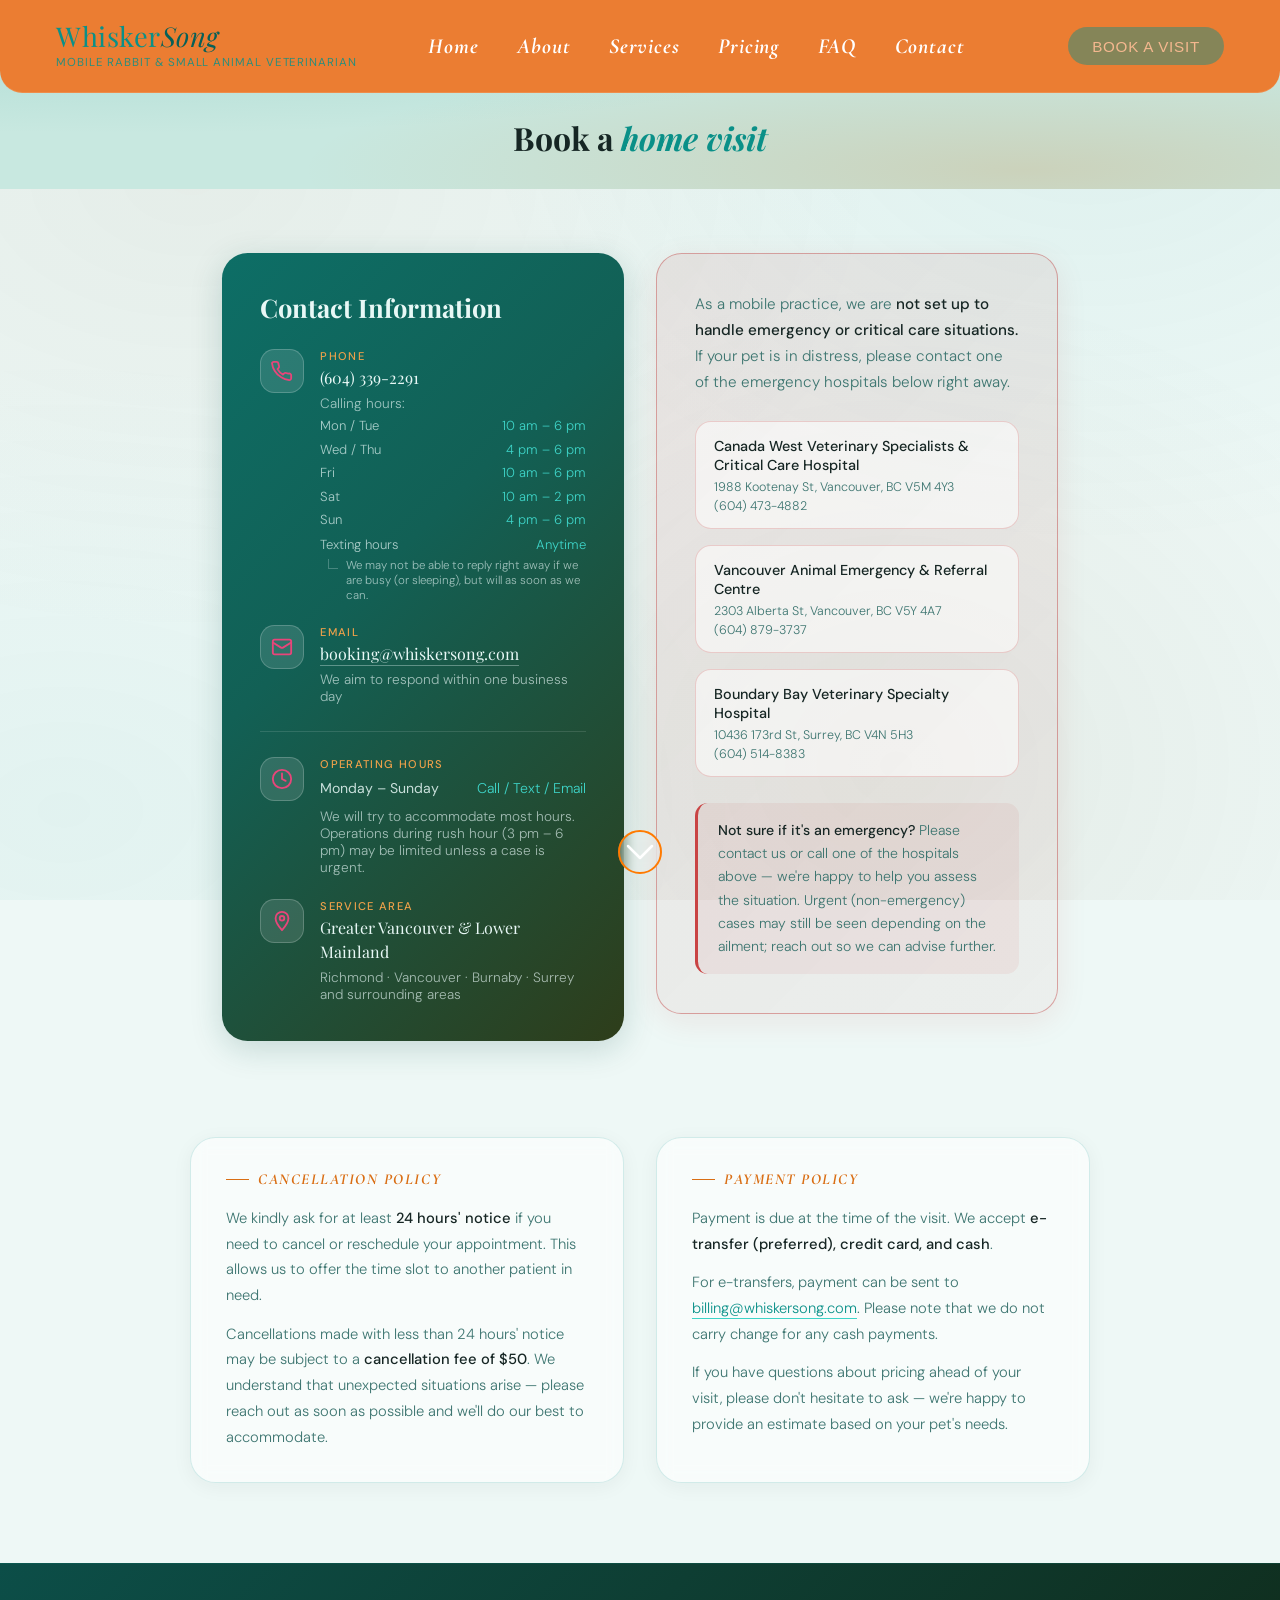
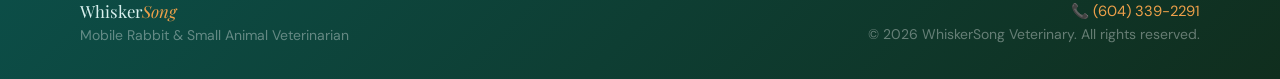
<file: whiskersong_-_Book_a_Visit.html>
<!DOCTYPE html>
<html lang="en">
<head>
<meta charset="UTF-8">
<meta name="robots" content="noindex, nofollow" />
<meta name="viewport" content="width=device-width, initial-scale=1.0">
<title>Book a Visit | WhiskerSong Mobile Rabbit & Small Animal Veterinarian</title>
<meta name="description" content="Book a home visit with WhiskerSong, mobile veterinarian focusing in rabbits, guinea pigs, chinchillas, rats, hedgehogs, ferrets, and other small animals. Serving Greater Vancouver, BC.">
<link href="https://fonts.googleapis.com/css2?family=Playfair+Display:ital,wght@0,400;0,600;1,400&family=DM+Sans:wght@300;400;500&family=Cormorant+Garamond:ital,wght@0,500;1,500&display=swap" rel="stylesheet">
<link rel="stylesheet" href="styles.css">
<style>
.nav-cta-active {
    background: #0a9088;
    opacity: 0.45;
    pointer-events: none;
  }

/* ── PAGE HEADER ── */
  .page-header {
    padding: 7.5rem 5rem 2rem;
    background:
      radial-gradient(ellipse at 80% 90%, rgba(217,110,20,0.18) 0%, transparent 50%),
      radial-gradient(ellipse at 10% 20%, rgba(10,144,136,0.12) 0%, transparent 45%),
      #c8e8e0;
    position: relative;
    text-align: center;
  }

.page-header h1 {
    font-family: 'Playfair Display', serif;
    font-size: clamp(1.5rem, 2.5vw, 2rem);
    line-height: 1.15; color: var(--charcoal); margin-bottom: 0;
  }

.page-header h1 em { color: var(--sage-dark); font-style: italic; }

/* ── MAIN CONTENT ── */
  main {
    position: relative; z-index: 1;
    max-width: 900px;
    margin: 0 auto;
    padding: 4rem 2rem 6rem;
    display: grid;
    grid-template-columns: 1fr 1fr;
    gap: 2rem;
    align-items: start;
  }

/* ── CONTACT CARD ── */
  .contact-card {
    background: linear-gradient(135deg, #0d6e66 0%, #126055 40%, #2e3d1a 100%);
    border: none;
    border-radius: 1.6rem;
    padding: 2.4rem;
    box-shadow: 0 8px 32px rgba(10,80,70,0.18);
  }

.card-eyebrow {
    font-family: 'Cormorant Garamond', serif;
    font-style: italic; font-weight: 700;
    font-size: 1rem; letter-spacing: 0.1em; text-transform: uppercase;
    color: var(--terra-light); margin-bottom: 1.4rem;
    display: flex; align-items: center; gap: 0.6rem;
  }

.card-eyebrow::before {
    content: ''; display: inline-block;
    width: 1.4rem; height: 1px; background: var(--terra-light); flex-shrink: 0;
  }

.contact-card h2 {
    font-family: 'Playfair Display', serif;
    font-size: 1.6rem; color: #e8f8f6; margin-bottom: 1.6rem;
    line-height: 1.25;
  }

.contact-item {
    display: flex; align-items: flex-start; gap: 1rem;
    margin-bottom: 1.4rem;
  }

.contact-item:last-child { margin-bottom: 0; }

.contact-icon {
    width: 44px; height: 44px; flex-shrink: 0;
    background: rgba(255,255,255,0.12); border: 1px solid rgba(255,255,255,0.2);
    border-radius: 0.9rem;
    display: flex; align-items: center; justify-content: center;
  }

.contact-label {
    font-size: 0.7rem; text-transform: uppercase;
    letter-spacing: 0.12em; color: var(--terra-light);
    margin-bottom: 0.2rem; font-weight: 500;
  }

.contact-value {
    font-family: 'Playfair Display', serif;
    font-size: 1rem; color: #e8f8f6; line-height: 1.5;
  }

.contact-value a {
    color: #e8f8f6; text-decoration: none;
    border-bottom: 1px solid rgba(232,248,246,0.35); padding-bottom: 1px;
    transition: color 0.2s, border-color 0.2s;
  }

.contact-value a:hover { color: var(--terra-light); border-color: var(--terra-light); }

.contact-sub {
    font-size: 0.85rem; color: rgba(232,248,246,0.65); font-weight: 300; margin-top: 0.3rem;
  }

.divider {
    border: none; border-top: 1px solid rgba(255,255,255,0.12);
    margin: 1.6rem 0;
  }

.hours-table { margin-top: 0.5rem; display: flex; flex-direction: column; gap: 0.35rem; }

.hours-mini {
    margin-top: 0.35rem; margin-bottom: 0.1rem;
    display: flex; flex-direction: column; gap: 0.4rem;
  }

.hours-mini-row {
    display: flex; justify-content: space-between;
    font-size: 0.82rem; color: rgba(232,248,246,0.7); font-weight: 300;
    column-gap: 1.5rem;
  }

.hours-mini-row span:first-child { min-width: 6rem; }

.hours-mini-row .cyan { color: var(--sage-light); }

.hours-row {
    display: flex; justify-content: space-between; align-items: center;
    font-size: 0.88rem; color: rgba(232,248,246,0.85);
  }

.hours-row .day { font-weight: 400; }

.hours-row .time { font-weight: 300; color: var(--sage-light); }

.hours-divider {
    height: 1px; background: rgba(255,255,255,0.12);
    margin: 0.4rem 0;
  }

/* ── EMERGENCY CARD ── */
  .emergency-card {
    background: linear-gradient(135deg, rgba(180,20,20,0.08) 0%, rgba(180,20,20,0.04) 100%);
    border: 1.5px solid rgba(180,20,20,0.35);
    border-radius: 1.6rem;
    padding: 2.4rem;
    box-shadow: 0 8px 32px rgba(180,20,20,0.08);
  }

.emergency-card .card-eyebrow {
    color: #b41414;
  }

.emergency-card .card-eyebrow::before {
    background: #b41414;
  }

.emergency-card h2 {
    font-family: 'Playfair Display', serif;
    font-size: 1.5rem; color: var(--charcoal); margin-bottom: 0.9rem;
    line-height: 1.25;
  }

.emergency-intro {
    font-size: 0.95rem; line-height: 1.7; color: var(--mid);
    font-weight: 300; margin-bottom: 1.6rem;
  }

.emergency-intro strong {
    color: var(--charcoal); font-weight: 500;
  }

.hospital-list {
    list-style: none;
    display: flex; flex-direction: column; gap: 1rem;
    margin-bottom: 1.6rem;
  }

.hospital-item {
    padding: 0.9rem 1.1rem;
    background: rgba(255,255,255,0.55);
    border: 1px solid rgba(180,20,20,0.18);
    border-radius: 1rem;
    transition: border-color 0.2s, background 0.2s;
  }

.hospital-item:hover {
    border-color: rgba(180,20,20,0.38);
    background: rgba(255,255,255,0.8);
  }

.hospital-icon { display: none; }

.hospital-name {
    font-size: 0.9rem; font-weight: 500; color: var(--charcoal);
    line-height: 1.35; margin-bottom: 0.15rem;
  }

.hospital-note {
    font-size: 0.78rem; color: var(--mid); font-weight: 300; margin-top: 0.2rem;
  }

.hospital-note a {
    color: #b41414; text-decoration: none;
    border-bottom: 1px solid rgba(180,20,20,0.3);
    transition: color 0.2s;
  }

.hospital-note a:hover { color: #8a0e0e; }

.emergency-footer {
    font-size: 0.88rem; line-height: 1.65; color: var(--mid);
    font-weight: 300;
    padding: 1rem 1.2rem;
    background: rgba(180,20,20,0.06);
    border-radius: 0.8rem;
    border-left: 3px solid #c94444;
  }

.emergency-footer strong { color: var(--charcoal); font-weight: 500; }

/* ── RESPONSIVE ── */
  @media (max-width: 768px) {
    nav { padding: 1rem 1.5rem; }
    .nav-links { gap: 1.2rem; }
    .nav-links a { font-size: 1.05rem; }
    .page-header { padding: 2.5rem 1.5rem 2rem; text-align: center; }
    main { grid-template-columns: 1fr; padding: 2rem 1.2rem 5rem; }
    footer { flex-direction: column; gap: 1.5rem; text-align: center; padding: 2.5rem 2rem; }
    .footer-right { text-align: center; }
    /* keep the cards inside the viewport on narrow phones */
    .contact-card, .emergency-card { padding: 1.6rem 1.3rem; }
    .contact-item { gap: 0.8rem; }
    .contact-icon { width: 40px; height: 40px; }
    .contact-value { overflow-wrap: anywhere; }
    .hours-mini-row { column-gap: 0.8rem; }
    .hours-mini-row span:first-child { min-width: 0; }
  }

.policy-section {
    position: relative; z-index: 1;
    padding: 0 2rem 5rem;
  }

.policy-grid {
    max-width: 900px; margin: 0 auto;
    display: grid; grid-template-columns: 1fr 1fr; gap: 2rem;
  }

.policy-card {
    background: rgba(255,255,255,0.6);
    border: 1px solid rgba(10,144,136,0.16);
    border-radius: 1.6rem;
    padding: 2rem 2.2rem;
    box-shadow: 0 4px 20px rgba(22,38,36,0.05);
    backdrop-filter: blur(8px);
  }

.policy-eyebrow {
    font-family: 'Cormorant Garamond', serif;
    font-style: italic; font-weight: 700;
    font-size: 0.95rem; letter-spacing: 0.1em; text-transform: uppercase;
    color: var(--terra); margin-bottom: 1.1rem;
    display: flex; align-items: center; gap: 0.6rem;
  }

.policy-eyebrow::before {
    content: ''; display: inline-block;
    width: 1.4rem; height: 1px; background: var(--terra); flex-shrink: 0;
  }

.policy-card p {
    font-size: 0.92rem; line-height: 1.75; color: var(--mid);
    font-weight: 300; margin-bottom: 0.8rem;
  }

.policy-card p:last-child { margin-bottom: 0; }

.policy-card p strong { color: var(--charcoal); font-weight: 500; }

.policy-card p a {
    color: var(--sage-dark); text-decoration: none;
    border-bottom: 1px solid var(--sage-light);
    transition: color 0.2s, border-color 0.2s;
  }

.policy-card p a:hover { color: var(--terra); border-color: var(--terra); }

@media (max-width: 768px) {
    .policy-grid { grid-template-columns: 1fr; }
    .policy-section { padding: 0 1.2rem 4rem; }
    .policy-card { padding: 1.6rem 1.3rem; }
  }
</style>
</head>
<body>

<!-- NAV -->
<nav role="navigation" aria-label="Main navigation">
  <div class="nav-logo">
    <div style="font-family:'Playfair Display',serif;font-size:1.7rem;color:#0a9088;letter-spacing:0.02em;line-height:1.1;">Whisker<span style="color:#076058;font-style:italic;">Song</span></div>
    <div style="font-family:'DM Sans',sans-serif;font-size:0.72rem;color:#0a9088;letter-spacing:0.08em;text-transform:uppercase;opacity:0.85;margin-top:0.15rem;">Mobile Rabbit & Small Animal Veterinarian</div>
  </div>
  <ul class="nav-links">
    <li><a href="https://whiskersong.com" target="_top">Home</a></li>
    <li><a href="https://whiskersong.com/about" target="_top">About</a></li>
    <li><a href="https://whiskersong.com/services" target="_top">Services</a></li>
    <li><a href="https://whiskersong.com/pricing" target="_top">Pricing</a></li>
    <li><a href="https://whiskersong.com/faq" target="_top">FAQ</a></li>
    <li><a href="https://whiskersong.com/contact" target="_top">Contact</a></li>
  </ul>
  <button class="nav-cta nav-cta-active">Book a Visit</button>
</nav>

<!-- PAGE HEADER -->
<div class="page-header">
  <h1 class="fade-up">Book a <em>home visit</em></h1>
</div>

<!-- MAIN CONTENT -->
<main>

  <!-- CONTACT INFO CARD -->
  <div class="contact-card fade-up delay-1">
    <h2>Contact Information</h2>

    <div class="contact-item">
      <div class="contact-icon"><svg width="22" height="22" viewBox="0 0 24 24" fill="none" stroke="#e8457a" stroke-width="2" stroke-linecap="round" stroke-linejoin="round"><path d="M22 16.92v3a2 2 0 0 1-2.18 2 19.79 19.79 0 0 1-8.63-3.07A19.5 19.5 0 0 1 4.15 12a19.79 19.79 0 0 1-3.07-8.67A2 2 0 0 1 3.06 2h3a2 2 0 0 1 2 1.72c.127.96.361 1.903.7 2.81a2 2 0 0 1-.45 2.11L7.09 9.91a16 16 0 0 0 6 6l1.27-1.27a2 2 0 0 1 2.11-.45c.907.339 1.85.573 2.81.7A2 2 0 0 1 22 16.92z"/></svg></div>
      <div>
        <div class="contact-label">Phone</div>
        <div class="contact-value">(604) 339-2291</div>
        <div class="contact-sub">Calling hours:</div>
        <div class="hours-mini">
          <div class="hours-mini-row"><span>Mon / Tue</span><span class="cyan">10 am – 6 pm</span></div>
          <div class="hours-mini-row"><span>Wed / Thu</span><span class="cyan">4 pm – 6 pm</span></div>
          <div class="hours-mini-row"><span>Fri</span><span class="cyan">10 am – 6 pm</span></div>
          <div class="hours-mini-row"><span>Sat</span><span class="cyan">10 am – 2 pm</span></div>
          <div class="hours-mini-row"><span>Sun</span><span class="cyan">4 pm – 6 pm</span></div>
        </div>
        <div class="hours-mini" style="margin-top:0.5rem">
          <div class="hours-mini-row"><span>Texting hours</span><span class="cyan">Anytime</span></div>
        </div>
        <div style="display:flex; gap:0.5rem; margin-top:0.3rem; padding-left:0.5rem;">
          <div style="width:0.6rem; height:0.6rem; border-left:1px solid rgba(232,248,246,0.25); border-bottom:1px solid rgba(232,248,246,0.25); flex-shrink:0; align-self:flex-start; margin-top:0.1rem;"></div>
          <div class="contact-sub" style="font-size:0.72rem; margin-top:0;">We may not be able to reply right away if we are busy (or sleeping), but will as soon as we can.</div>
        </div>
      </div>
    </div>

    <div class="contact-item">
      <div class="contact-icon"><svg width="22" height="22" viewBox="0 0 24 24" fill="none" stroke="#e8457a" stroke-width="2" stroke-linecap="round" stroke-linejoin="round"><rect x="2" y="4" width="20" height="16" rx="2"/><path d="m22 7-8.97 5.7a1.94 1.94 0 0 1-2.06 0L2 7"/></svg></div>
      <div>
        <div class="contact-label">Email</div>
        <div class="contact-value"><a href="mailto:booking@whiskersong.com">booking@whiskersong.com</a></div>
        <div class="contact-sub">We aim to respond within one business day</div>
      </div>
    </div>

    <hr class="divider">

    <div class="contact-item">
      <div class="contact-icon"><svg width="22" height="22" viewBox="0 0 24 24" fill="none" stroke="#e8457a" stroke-width="2" stroke-linecap="round" stroke-linejoin="round"><circle cx="12" cy="12" r="10"/><polyline points="12 6 12 12 16 14"/></svg></div>
      <div style="width:100%">
        <div class="contact-label">Operating Hours</div>
        <div class="hours-table">
          <div class="hours-row"><span class="day">Monday – Sunday</span><span class="time">Call / Text / Email</span></div>
        </div>
        <div class="contact-sub" style="margin-top:0.7rem">We will try to accommodate most hours. Operations during rush hour (3 pm – 6 pm) may be limited unless a case is urgent.</div>
      </div>
    </div>

    <div class="contact-item">
      <div class="contact-icon"><svg width="22" height="22" viewBox="0 0 24 24" fill="none" stroke="#e8457a" stroke-width="2" stroke-linecap="round" stroke-linejoin="round"><path d="M12 2C8.13 2 5 5.13 5 9c0 5.25 7 13 7 13s7-7.75 7-13c0-3.87-3.13-7-7-7z"/><circle cx="12" cy="9" r="2.5"/></svg></div>
      <div>
        <div class="contact-label">Service Area</div>
        <div class="contact-value">Greater Vancouver & Lower Mainland</div>
        <div class="contact-sub">Richmond · Vancouver · Burnaby · Surrey and surrounding areas</div>
      </div>
    </div>
  </div>

  <!-- EMERGENCY DISCLAIMER CARD -->
  <div class="emergency-card fade-up delay-2">

    <p class="emergency-intro">
      As a mobile practice, we are <strong>not set up to handle emergency or critical care situations.</strong> If your pet is in distress, please contact one of the emergency hospitals below right away.
    </p>

    <ul class="hospital-list" aria-label="Emergency veterinary hospitals">
      <li class="hospital-item">
        <div class="hospital-name">Canada West Veterinary Specialists & Critical Care Hospital</div>
        <div class="hospital-note">1988 Kootenay St, Vancouver, BC V5M 4Y3</div>
        <div class="hospital-note">(604) 473-4882</div>
      </li>
      <li class="hospital-item">
        <div class="hospital-name">Vancouver Animal Emergency & Referral Centre</div>
        <div class="hospital-note">2303 Alberta St, Vancouver, BC V5Y 4A7</div>
        <div class="hospital-note">(604) 879-3737</div>
      </li>
      <li class="hospital-item">
        <div class="hospital-name">Boundary Bay Veterinary Specialty Hospital</div>
        <div class="hospital-note">10436 173rd St, Surrey, BC V4N 5H3</div>
        <div class="hospital-note">(604) 514-8383</div>
      </li>
    </ul>

    <div class="emergency-footer">
      <strong>Not sure if it's an emergency?</strong> Please contact us or call one of the hospitals above — we're happy to help you assess the situation. Urgent (non-emergency) cases may still be seen depending on the ailment; reach out so we can advise further.
    </div>
  </div>

</main>

<!-- POLICY SECTION -->
<section class="policy-section">
  <div class="policy-grid">

    <div class="policy-card">
      <div class="policy-eyebrow">Cancellation Policy</div>
      <p>We kindly ask for at least <strong>24 hours' notice</strong> if you need to cancel or reschedule your appointment. This allows us to offer the time slot to another patient in need.</p>
      <p>Cancellations made with less than 24 hours' notice may be subject to a <strong>cancellation fee of $50</strong>. We understand that unexpected situations arise — please reach out as soon as possible and we'll do our best to accommodate.</p>
    </div>

    <div class="policy-card">
      <div class="policy-eyebrow">Payment Policy</div>
      <p>Payment is due at the time of the visit. We accept <strong>e-transfer (preferred), credit card, and cash</strong>.</p>
      <p>For e-transfers, payment can be sent to <a href="mailto:billing@whiskersong.com">billing@whiskersong.com</a>. Please note that we do not carry change for any cash payments.</p>
      <p>If you have questions about pricing ahead of your visit, please don't hesitate to ask — we're happy to provide an estimate based on your pet's needs.</p>
    </div>

  </div>
</section>

<!-- FOOTER -->
<footer role="contentinfo" aria-label="Site footer">
  <div>
    <div class="footer-brand">Whisker<span>Song</span></div>
    <div class="footer-sub">Mobile Rabbit & Small Animal Veterinarian</div>
  </div>
  <ul class="footer-links">
  </ul>
  <div class="footer-right">
    <div class="footer-phone">📞 (604) 339-2291</div>
    <div>© 2026 WhiskerSong Veterinary. All rights reserved.</div>
  </div>
</footer>

<!-- Scroll Down indicator -->
<div class="scroll-down" id="scrollDown" aria-label="Scroll down" role="button" tabindex="0" onclick="window.scrollBy({top: window.innerHeight * 0.8, behavior: 'smooth'})">
  <svg width="36" height="36" viewBox="0 0 36 36" fill="none" xmlns="http://www.w3.org/2000/svg">
    <polyline points="6,12 18,24 30,12" stroke="white" stroke-width="2.5" stroke-linecap="round" stroke-linejoin="round"/>
  </svg>
</div>

<!-- Scroll Up indicator -->
<div class="scroll-up" id="scrollUp" aria-label="Scroll to previous section" role="button" tabindex="0">
  <svg width="36" height="36" viewBox="0 0 36 36" fill="none" xmlns="http://www.w3.org/2000/svg">
    <polyline points="6,24 18,12 30,24" stroke="white" stroke-width="2.5" stroke-linecap="round" stroke-linejoin="round"/>
  </svg>
</div>

<script src="scripts.js" defer></script>

</body>
</html>
</file>
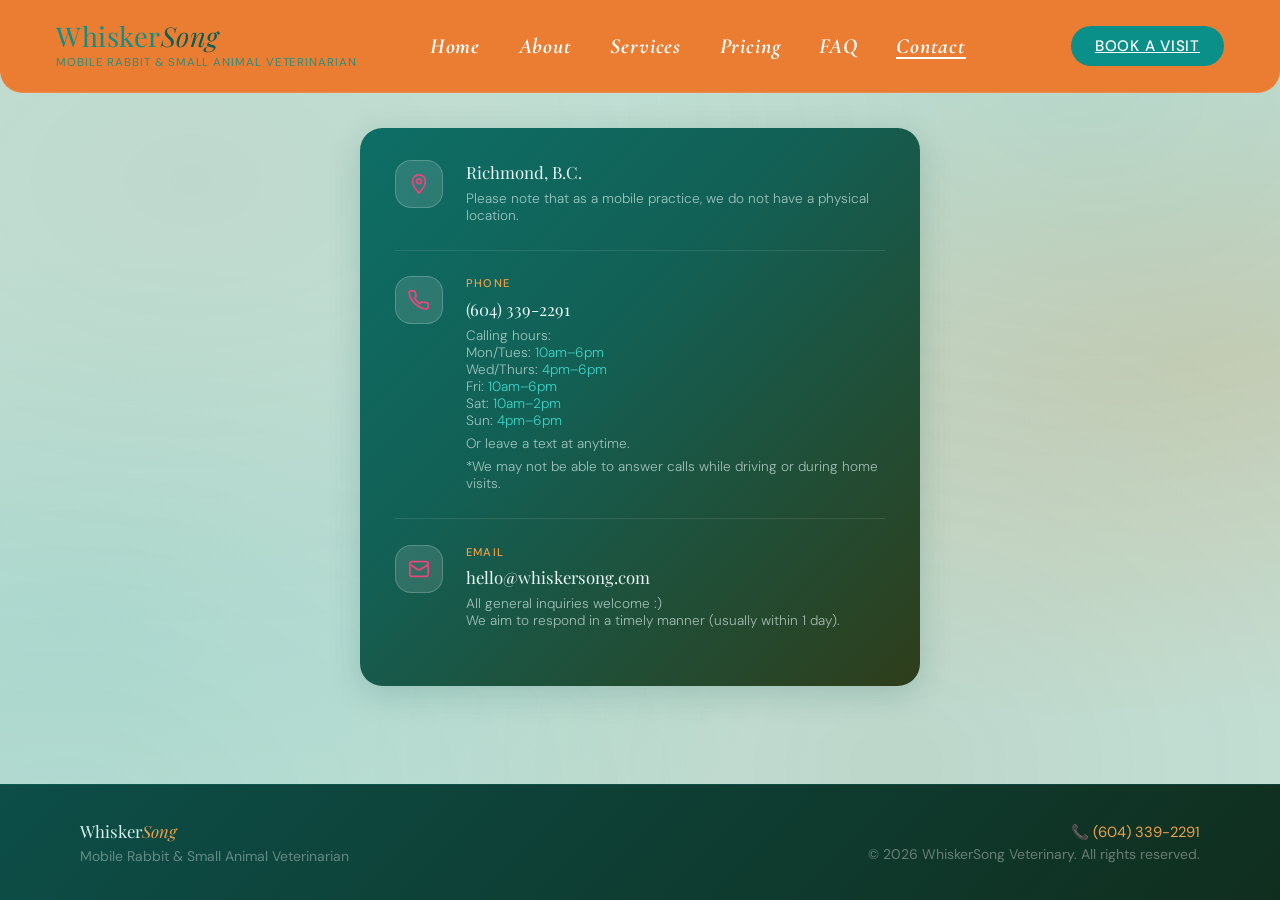
<file: whiskersong_-_Contact.html>
<!DOCTYPE html>
<html lang="en">
<head>
<meta charset="UTF-8">
<meta name="robots" content="noindex, nofollow" />
<meta name="viewport" content="width=device-width, initial-scale=1.0">
<title>Contact | WhiskerSong Mobile Veterinarian — Greater Vancouver, BC</title>
<meta name="description" content="Get in touch with WhiskerSong Mobile Veterinarian. Book a home visit for your rabbit or small exotic animal in Richmond, Vancouver, Burnaby, Surrey, and the Lower Mainland.">
<link rel="canonical" href="https://www.whiskersong.ca/contact">
<link href="https://fonts.googleapis.com/css2?family=Playfair+Display:ital,wght@0,400;0,600;1,400&family=DM+Sans:wght@300;400;500&family=Cormorant+Garamond:ital,wght@0,500;1,500&display=swap" rel="stylesheet">
<link rel="stylesheet" href="styles.css">
<style>
html, body { height: 100%; }

body {
    font-family: 'DM Sans', sans-serif;
    background:
      radial-gradient(ellipse at 95% 40%, rgba(217,110,20,0.18) 0%, transparent 48%),
      radial-gradient(ellipse at 5% 70%,  rgba(10,144,136,0.10) 0%, transparent 42%),
      #c4e2d8;
    color: var(--charcoal);
    overflow-x: clip;
    min-height: 100vh;
    display: flex;
    flex-direction: column;
  }

/* ── PAGE HEADER ── */
  .page-header {
    padding: 10rem 5rem 5rem;
    background:
      radial-gradient(ellipse at 80% 90%, rgba(217,110,20,0.18) 0%, transparent 50%),
      radial-gradient(ellipse at 10% 20%, rgba(10,144,136,0.12) 0%, transparent 45%),
      #c8e8e0;
    position: relative; overflow: hidden;
  }

.page-header::after {
    content: '';
    position: absolute; bottom: -1px; left: 0; right: 0; height: 60px;
    background:
      radial-gradient(ellipse at 95% 40%, rgba(217,110,20,0.18) 0%, transparent 48%),
      radial-gradient(ellipse at 5% 70%,  rgba(10,144,136,0.10) 0%, transparent 42%),
      #c4e2d8;
    clip-path: ellipse(55% 100% at 50% 100%);
  }

.eyebrow {
    font-size: 1.2rem; font-weight: 700; letter-spacing: 0.12em;
    font-family: 'Cormorant Garamond', serif; font-style: italic;
    text-transform: uppercase; color: var(--terra);
    margin-bottom: 1rem;
    display: inline-flex; align-items: center; gap: 0.7rem;
  }

.eyebrow::before {
    content: ''; display: inline-block;
    width: 2rem; height: 1px; background: var(--terra);
    flex-shrink: 0;
  }

.page-header h1 {
    font-family: 'Playfair Display', serif;
    font-size: clamp(2.4rem, 4vw, 3.4rem);
    line-height: 1.12; color: var(--charcoal);
  }

.page-header h1 em { color: var(--sage-dark); font-style: italic; }

.page-header p {
    font-size: 1.05rem; line-height: 1.75;
    color: var(--mid); max-width: 520px; margin-top: 1.2rem; font-weight: 300;
  }

/* ── MAIN CONTENT ── */
  main {
    position: relative; z-index: 1;
    padding: 8rem 5rem 0;
    flex: 1;
  }

.contact-grid {
    display: grid;
    grid-template-columns: 1fr 1fr;
    gap: 3rem;
    max-width: 1100px;
    margin: 0 auto;
  }

/* ── INFO CARDS ── */
  .info-column { display: flex; flex-direction: column; gap: 1.5rem; }

.info-card {
    background: linear-gradient(135deg, #0d6e66 0%, #126055 40%, #2e3d1a 100%);
    border: none;
    border-radius: 1.4rem;
    padding: 2rem 2.2rem;
    box-shadow: 0 8px 32px rgba(10,80,70,0.18);
    display: flex; gap: 1.4rem; align-items: flex-start;
    transition: transform 0.2s, box-shadow 0.2s;
  }

.info-card:hover { transform: translateY(-2px); box-shadow: 0 16px 40px rgba(10,80,70,0.24); }

.info-icon {
    width: 48px; height: 48px; border-radius: 1rem; flex-shrink: 0;
    background: rgba(255,255,255,0.12); border: 1px solid rgba(255,255,255,0.2);
    display: flex; align-items: center; justify-content: center;
    font-size: 1.3rem;
  }

.info-body {}

.info-label {
    font-size: 0.7rem; text-transform: uppercase; letter-spacing: 0.12em;
    color: var(--terra-light); font-weight: 500; margin-bottom: 0.4rem;
  }

.info-value {
    font-family: 'Playfair Display', serif;
    font-size: 1.05rem; color: #e8f8f6; line-height: 1.5;
    overflow-wrap: anywhere;
  }

.info-sub { font-size: 0.85rem; color: rgba(232,248,246,0.65); margin-top: 0.3rem; font-weight: 300; }

/* ── HOURS CARD (same dark teal, no extra overrides needed) ── */

  .hours-table { margin-top: 0.8rem; display: flex; flex-direction: column; gap: 0.4rem; }

.hours-row {
    display: flex; justify-content: space-between; align-items: center;
    font-size: 0.9rem; color: rgba(232,248,246,0.85);
  }

.hours-row .day { font-weight: 400; }

.hours-row .time { font-weight: 300; color: var(--sage-light); }

.hours-row.closed .time { color: rgba(232,248,246,0.35); }

.hours-divider {
    height: 1px; background:
      radial-gradient(ellipse at 95% 40%, rgba(217,110,20,0.18) 0%, transparent 48%),
      radial-gradient(ellipse at 5% 70%,  rgba(10,144,136,0.10) 0%, transparent 42%),
      #c4e2d8;
    margin: 0.5rem 0;
  }

/* ── FORM COLUMN ── */
  .form-column {}

.form-card {
    background: linear-gradient(135deg, #0d6e66 0%, #126055 40%, #2e3d1a 100%);
    border: none;
    border-radius: 1.4rem;
    padding: 2.5rem 2.5rem;
    box-shadow: 0 8px 32px rgba(10,80,70,0.18);
  }

.form-card h3 {
    font-family: 'Playfair Display', serif;
    font-size: 1.5rem; color: #e8f8f6; margin-bottom: 0.4rem;
  }

.form-card h3 em { color: var(--sage-light); font-style: italic; }

.form-card p { font-size: 0.88rem; color: rgba(232,248,246,0.65); font-weight: 300; margin-bottom: 1.8rem; line-height: 1.6; }

.field { margin-bottom: 1.2rem; }

.field label {
    display: block; font-size: 0.75rem; text-transform: uppercase;
    letter-spacing: 0.1em; color: var(--terra-light); font-weight: 500;
    margin-bottom: 0.45rem;
  }

.field input,
  .field select,
  .field textarea {
    width: 100%;
    padding: 0.75rem 1rem;
    border: 1.5px solid rgba(255,255,255,0.15);
    border-radius: 0.75rem;
    font-family: 'DM Sans', sans-serif;
    font-size: 0.92rem; color: #e8f8f6;
    background: rgba(255,255,255,0.1);
    outline: none;
    transition: border-color 0.2s, box-shadow 0.2s;
  }

.field input:focus,
  .field select:focus,
  .field textarea:focus {
    border-color: rgba(255,255,255,0.4);
    box-shadow: 0 0 0 3px rgba(255,255,255,0.08);
  }

.field textarea { resize: vertical; min-height: 100px; }

.field select { cursor: pointer; }

.field input::placeholder,
  .field textarea::placeholder { color: rgba(232,248,246,0.35); }

.field select option { background: #126055; color: #e8f8f6; }

.field-row { display: grid; grid-template-columns: 1fr 1fr; gap: 1rem; }

/* ── SERVICE AREA NOTE ── */
  .service-note {
    max-width: 1100px; margin: 3rem auto 0;
    background: var(--sand); border-radius: 1.2rem;
    padding: 1.4rem 2rem;
    display: flex; align-items: center; gap: 1rem;
    border: 1px solid rgba(10,144,136,0.2);
  }

.service-note span { font-size: 1.3rem; }

.service-note p { font-size: 0.88rem; color: var(--mid); line-height: 1.6; }

.service-note strong { color: var(--charcoal); font-weight: 500; }

/* ── RESPONSIVE ── */
  @media (max-width: 860px) {
    nav { padding: 1.2rem 1.8rem; }
    .page-header { padding: 8rem 2rem 4rem; }
    main { padding: 2.5rem 1.2rem 0; }
    .contact-grid { grid-template-columns: 1fr; gap: 2rem; }
    .field-row { grid-template-columns: 1fr; }
    footer { padding: 2.5rem 2rem; flex-direction: column; align-items: flex-start; }
    .footer-right { text-align: left; }
    .service-note { margin: 2rem 0 0; }
    /* tighten the stacked info card so the icon + text fit narrow screens;
       !important overrides the inline gap on each row */
    .info-card { padding: 1.5rem 1.3rem; }
    .info-card > div { gap: 1rem !important; }
    .info-icon { width: 42px; height: 42px; }
  }
</style>
</head>
<body>

<!-- NAV -->
<nav role="navigation" aria-label="Main navigation">
  <div class="nav-logo">
    <div style="font-family:'Playfair Display',serif;font-size:1.7rem;color:#0a9088;letter-spacing:0.02em;line-height:1.1;">Whisker<span style="color:#076058;font-style:italic;">Song</span></div>
    <div style="font-family:'DM Sans',sans-serif;font-size:0.72rem;color:#0a9088;letter-spacing:0.08em;text-transform:uppercase;opacity:0.85;margin-top:0.15rem;">Mobile Rabbit & Small Animal Veterinarian</div>
  </div>
  <ul class="nav-links">
    <li><a href="https://whiskersong.com" target="_top">Home</a></li>
    <li><a href="https://whiskersong.com/about" target="_top">About</a></li>
    <li><a href="https://whiskersong.com/services" target="_top">Services</a></li>
    <li><a href="https://whiskersong.com/pricing" target="_top">Pricing</a></li>
    <li><a href="https://whiskersong.com/faq" target="_top">FAQ</a></li>
    <li><a href="https://whiskersong.com/contact" target="_top" class="active">Contact</a></li>
  </ul>
  <a href="https://whiskersong.com/bookvisit" target="_top" class="button nav-cta">Book a Visit</a>
</nav>



<!-- MAIN -->
<main>
  <div style="display:flex; justify-content:center; padding-bottom:2rem;">

    <div class="info-card" style="max-width:560px; width:100%; flex-direction:column; gap:0;">

      <!-- Address -->
      <div style="display:flex; gap:1.4rem; align-items:flex-start; padding-bottom:1.6rem; border-bottom:1px solid rgba(255,255,255,0.1);">
        <div class="info-icon"><svg width="22" height="22" viewBox="0 0 24 24" fill="none" stroke="#e8457a" stroke-width="2" stroke-linecap="round" stroke-linejoin="round"><path d="M12 2C8.13 2 5 5.13 5 9c0 5.25 7 13 7 13s7-7.75 7-13c0-3.87-3.13-7-7-7z"/><circle cx="12" cy="9" r="2.5"/></svg></div>
        <div class="info-body">
          <div class="info-value">Richmond, B.C.</div>
          <div class="info-sub">Please note that as a mobile practice, we do not have a physical location.</div>
        </div>
      </div>

      <!-- Phone -->
      <div style="display:flex; gap:1.4rem; align-items:flex-start; padding:1.6rem 0; border-bottom:1px solid rgba(255,255,255,0.1);">
        <div class="info-icon"><svg width="22" height="22" viewBox="0 0 24 24" fill="none" stroke="#e8457a" stroke-width="2" stroke-linecap="round" stroke-linejoin="round"><path d="M22 16.92v3a2 2 0 0 1-2.18 2 19.79 19.79 0 0 1-8.63-3.07A19.5 19.5 0 0 1 4.15 12a19.79 19.79 0 0 1-3.07-8.67A2 2 0 0 1 3.06 2h3a2 2 0 0 1 2 1.72c.127.96.361 1.903.7 2.81a2 2 0 0 1-.45 2.11L7.09 9.91a16 16 0 0 0 6 6l1.27-1.27a2 2 0 0 1 2.11-.45c.907.339 1.85.573 2.81.7A2 2 0 0 1 22 16.92z"/></svg></div>
        <div class="info-body">
          <div class="info-label">Phone</div>
          <div class="info-value">(604) 339-2291</div>
          <div class="info-sub">Calling hours:<br>Mon/Tues: <span style="color:#3ed4c8;">10am–6pm</span><br>Wed/Thurs: <span style="color:#3ed4c8;">4pm–6pm</span><br>Fri: <span style="color:#3ed4c8;">10am–6pm</span><br>Sat: <span style="color:#3ed4c8;">10am–2pm</span><br>Sun: <span style="color:#3ed4c8;">4pm–6pm</span><br><span style="display:inline-block; margin-top:0.4rem;">Or leave a text at anytime.</span><br><span style="display:inline-block; margin-top:0.4rem;">*We may not be able to answer calls while driving or during home visits.</span></div>
        </div>
      </div>

      <!-- Email -->
      <div style="display:flex; gap:1.4rem; align-items:flex-start; padding:1.6rem 0;">
        <div class="info-icon"><svg width="22" height="22" viewBox="0 0 24 24" fill="none" stroke="#e8457a" stroke-width="2" stroke-linecap="round" stroke-linejoin="round"><rect x="2" y="4" width="20" height="16" rx="2"/><path d="m22 7-8.97 5.7a1.94 1.94 0 0 1-2.06 0L2 7"/></svg></div>
        <div class="info-body">
          <div class="info-label">Email</div>
          <div class="info-value">hello@whiskersong.com</div>
          <div class="info-sub">All general inquiries welcome :)<br>We aim to respond in a timely manner (usually within 1 day).</div>
        </div>
      </div>

    </div>

  </div>
</main>

<!-- FOOTER -->
<footer role="contentinfo" aria-label="Site footer">
  <div>
    <div class="footer-brand">Whisker<span>Song</span></div>
    <div class="footer-sub">Mobile Rabbit & Small Animal Veterinarian</div>
  </div>

  <div class="footer-right">
    <div class="footer-phone">📞 (604) 339-2291</div>
    <div>© 2026 WhiskerSong Veterinary. All rights reserved.</div>
  </div>
</footer>

</body>
</html>
</file>
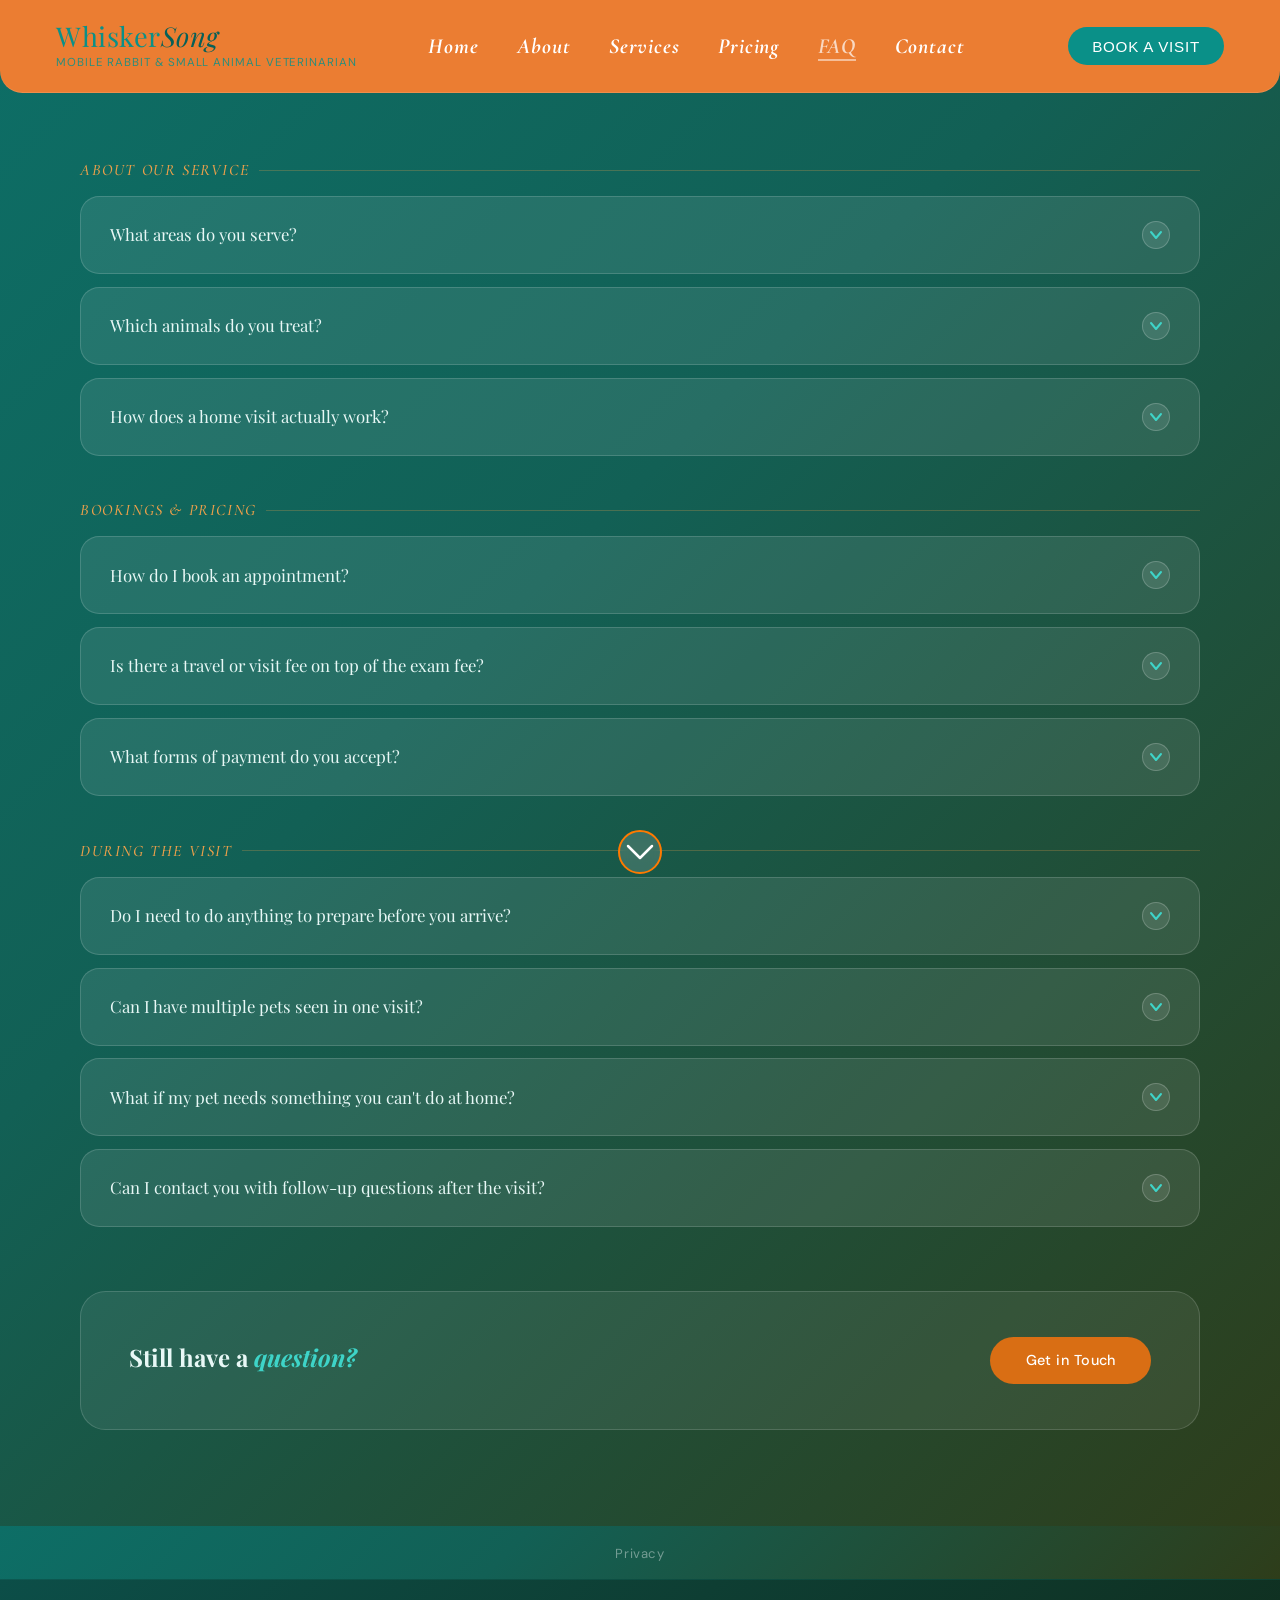
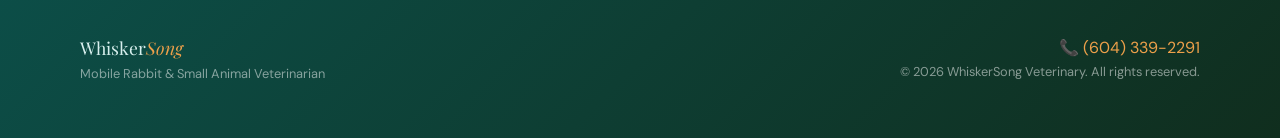
<file: whiskersong_-_FAQ(3).html>
<!DOCTYPE html>
<html lang="en">
<head>
<meta charset="UTF-8">
<meta name="viewport" content="width=device-width, initial-scale=1.0">
<title>FAQ | WhiskerSong Mobile Rabbit & Small Animal Veterinarian</title>
<meta name="description" content="Frequently asked questions about WhiskerSong's mobile veterinary services for rabbits, guinea pigs, chinchillas, and other small animals in Greater Vancouver, BC.">
<link rel="canonical" href="https://www.whiskersong.ca/faq">
<link href="https://fonts.googleapis.com/css2?family=Playfair+Display:ital,wght@0,400;0,600;1,400&family=DM+Sans:wght@300;400;500&family=Cormorant+Garamond:ital,wght@0,500;1,500&display=swap" rel="stylesheet">
<style>
  :root {
    --sage: #18b8ac;
    --sage-light: #3ed4c8;
    --sage-dark: #0a9088;
    --cream: #e4f2f0;
    --warm-white: #eef8f6;
    --sand: #cce8e4;
    --terra: #d96e14;
    --terra-light: #eda04a;
    --charcoal: #162624;
    --mid: #3d7570;
    --light-text: #6aadaa;
  }

  * { margin: 0; padding: 0; box-sizing: border-box; }
  html { scroll-behavior: smooth; }

  body {
    font-family: 'DM Sans', sans-serif;
    background: var(--warm-white);
    color: var(--charcoal);
    overflow-x: hidden;
  }

  body::before {
    content: '';
    position: fixed; inset: 0; z-index: 0; pointer-events: none;
    background-image:
      radial-gradient(ellipse at 15% 20%, rgba(101,72,28,0.06) 0%, transparent 45%),
      radial-gradient(ellipse at 85% 10%, rgba(10,144,136,0.07) 0%, transparent 40%),
      radial-gradient(ellipse at 70% 85%, rgba(101,72,28,0.07) 0%, transparent 45%),
      radial-gradient(ellipse at 5% 90%,  rgba(10,144,136,0.05) 0%, transparent 40%);
  }

  /* ── NAV ── */
  nav {
    position: fixed; top: 0; left: 0; right: 0; z-index: 100;
    display: flex; align-items: center; justify-content: space-between;
    flex-wrap: wrap; gap: 1rem;
    padding: 1.4rem 3.5rem;
    background: rgba(235,125,50,1.0);
    backdrop-filter: blur(14px);
    border-bottom: 1px solid rgba(255,255,255,0.12);
    border-radius: 0 0 1.4rem 1.4rem;
  }
  .nav-logo {
    text-decoration: none;
  }
  .nav-links { display: flex; gap: 2.4rem; list-style: none; flex-wrap: wrap; margin-left: -2rem; }
  .nav-links a {
    text-decoration: none; font-size: 1.35rem; font-weight: 700;
    font-family: 'Cormorant Garamond', serif; font-style: italic;
    color: white; letter-spacing: 0.04em;
    transition: color 0.2s;
  }
  .nav-links a:hover { color: rgba(255,255,255,0.7); }
  .nav-links a.active { color: rgba(255,255,255,0.7); border-bottom: 2px solid rgba(255,255,255,0.5); }
  .nav-cta {
    background: #0a9088; color: white;
    border: none; padding: 0.65rem 1.5rem; border-radius: 2rem;
    font-size: 0.95rem; font-weight: 500; letter-spacing: 0.05em;
    text-transform: uppercase; cursor: pointer; transition: background 0.2s;
    text-decoration: none; display: inline-block;
  }
  .nav-cta:hover { background: #076058; }

  /* ── PAGE BANNER ── */
  .page-banner {
    padding: 10rem 5rem 5rem;
    background:
      radial-gradient(ellipse at 80% 90%, rgba(217,110,20,0.18) 0%, transparent 50%),
      radial-gradient(ellipse at 10% 20%, rgba(10,144,136,0.12) 0%, transparent 45%),
      #c8e8e0;
    position: relative; overflow: hidden;
  }
  .page-banner::after {
    content: '';
    position: absolute; bottom: 0; left: 0; right: 0;
    height: 4px;
    background: linear-gradient(90deg, var(--sage-dark), var(--terra), var(--sage-light));
  }
  .banner-eyebrow {
    font-size: 1.2rem; font-weight: 700; letter-spacing: 0.12em;
    font-family: 'Cormorant Garamond', serif; font-style: italic;
    text-transform: uppercase; color: var(--terra);
    margin-bottom: 1.2rem;
    display: inline-flex; align-items: center; gap: 0.7rem;
  }
  .banner-eyebrow::before {
    content: ''; display: inline-block;
    width: 2rem; height: 1px; background: var(--terra);
    flex-shrink: 0;
  }
  .banner-title {
    font-family: 'Playfair Display', serif;
    font-size: clamp(2.4rem, 4vw, 3.4rem);
    line-height: 1.12; color: var(--charcoal); margin-bottom: 1.2rem;
  }
  .banner-title em { color: var(--sage-dark); font-style: italic; }
  .banner-desc {
    font-size: 1.05rem; line-height: 1.75;
    color: var(--mid); max-width: 520px; font-weight: 300;
  }

  /* ── FAQ SECTION ── */
  .faq-section {
    padding: 10rem 5rem 6rem;
    background: linear-gradient(135deg, #0d6e66 0%, #126055 40%, #2e3d1a 100%);
    position: relative; z-index: 1;
  }

  .faq-intro {
    margin-bottom: 3.5rem;
  }
  .section-tag {
    font-size: 1.2rem; letter-spacing: 0.12em; text-transform: uppercase;
    font-family: 'Cormorant Garamond', serif; font-style: italic; font-weight: 700;
    color: var(--terra-light); margin-bottom: 0.7rem;
  }
  .faq-title {
    font-family: 'Playfair Display', serif;
    font-size: 2.2rem; line-height: 1.2; color: #e8f8f6;
    margin-bottom: 0.8rem;
  }
  .faq-title em { color: var(--sage-light); font-style: italic; }
  .faq-subtitle {
    font-size: 0.95rem; color: rgba(232,248,246,0.65); font-weight: 300; line-height: 1.7;
    max-width: 500px;
  }

  .faq-categories {
    display: flex; flex-direction: column; gap: 2.8rem;
  }

  .faq-category-label {
    font-family: 'Cormorant Garamond', serif; font-style: italic; font-weight: 500;
    font-size: 1rem; text-transform: uppercase; letter-spacing: 0.1em;
    color: var(--terra-light); margin-bottom: 1rem;
    display: flex; align-items: center; gap: 0.6rem;
  }
  .faq-category-label::after {
    content: ''; flex: 1; height: 1px; background: rgba(237,160,74,0.25);
  }

  .faq-list {
    display: flex; flex-direction: column; gap: 0.8rem;
  }

  .faq-item {
    background: rgba(255,255,255,0.09);
    border: 1px solid rgba(255,255,255,0.15);
    border-radius: 1.2rem;
    overflow: hidden;
    transition: border-color 0.25s;
  }
  .faq-item:hover { border-color: rgba(255,255,255,0.28); }
  .faq-item.open { border-color: rgba(62,212,200,0.35); }

  .faq-question {
    width: 100%; background: none; border: none; cursor: pointer;
    padding: 1.5rem 1.8rem;
    display: flex; align-items: center; justify-content: space-between; gap: 1rem;
    text-align: left;
  }
  .faq-question-text {
    font-family: 'Playfair Display', serif;
    font-size: 1.05rem; color: #e8f8f6; line-height: 1.4;
  }
  .faq-chevron {
    flex-shrink: 0;
    width: 28px; height: 28px; border-radius: 50%;
    background: rgba(255,255,255,0.1); border: 1px solid rgba(255,255,255,0.2);
    display: flex; align-items: center; justify-content: center;
    transition: transform 0.3s, background 0.2s;
  }
  .faq-item.open .faq-chevron {
    transform: rotate(180deg);
    background: rgba(62,212,200,0.2);
    border-color: rgba(62,212,200,0.4);
  }
  .faq-chevron svg { display: block; }

  .faq-answer {
    max-height: 0; overflow: hidden;
    transition: max-height 0.35s ease, padding 0.3s ease;
  }
  .faq-item.open .faq-answer {
    max-height: 400px;
  }
  .faq-answer-inner {
    padding: 0 1.8rem 1.6rem;
    font-size: 0.92rem; line-height: 1.78;
    color: rgba(232,248,246,0.72); font-weight: 300;
    border-top: 1px solid rgba(255,255,255,0.08);
    padding-top: 1.2rem;
  }
  .faq-answer-inner a {
    color: var(--sage-light); text-underline-offset: 3px;
  }
  .faq-answer-inner strong {
    color: rgba(232,248,246,0.92); font-weight: 500;
  }

  /* ── STILL HAVE QUESTIONS CTA ── */
  .faq-cta {
    margin-top: 4rem;
    background: rgba(255,255,255,0.07);
    border: 1px solid rgba(255,255,255,0.15);
    border-radius: 1.6rem; padding: 2.8rem 3rem;
    display: flex; align-items: center; justify-content: space-between; gap: 2rem;
    flex-wrap: wrap;
  }
  .faq-cta-left h3 {
    font-family: 'Playfair Display', serif;
    font-size: 1.5rem; color: #e8f8f6; margin-bottom: 0.4rem;
  }
  .faq-cta-left h3 em { color: var(--sage-light); font-style: italic; }
  .faq-cta-left p {
    font-size: 0.9rem; color: rgba(232,248,246,0.6); font-weight: 300;
  }
  .btn-primary {
    background: var(--terra); color: white;
    padding: 0.9rem 2.2rem; border-radius: 2rem;
    font-size: 0.9rem; font-weight: 500; cursor: pointer;
    border: none; letter-spacing: 0.03em;
    transition: background 0.25s, transform 0.15s;
    text-decoration: none; display: inline-block; white-space: nowrap;
  }
  .btn-primary:hover { background: var(--sage-dark); transform: translateY(-1px); }

  /* ── FOOTER ── */
  footer {
    background: linear-gradient(135deg, #0c4e48 0%, #102e1e 100%);
    color: rgba(255,255,255,0.5);
    padding: 3.5rem 5rem;
    display: flex; align-items: center; justify-content: space-between;
    flex-wrap: wrap; gap: 1.5rem;
    border-top: 1px solid rgba(10,144,136,0.2);
    position: relative; z-index: 1;
  }
  .footer-brand {
    font-family: 'Playfair Display', serif;
    font-size: 1.1rem; color: #d8f0ee; margin-bottom: 0.4rem;
  }
  .footer-brand span { color: var(--terra-light); font-style: italic; }
  .footer-sub { font-size: 0.8rem; }
  .footer-links { display: flex; gap: 2rem; list-style: none; flex-wrap: wrap; }
  .footer-links a {
    text-decoration: none; font-size: 0.82rem; color: rgba(255,255,255,0.4);
    transition: color 0.2s;
  }
  .footer-links a:hover { color: var(--sage-light); }
  .footer-right { text-align: right; font-size: 0.8rem; }
  .footer-phone { color: var(--terra-light); font-size: 1rem; margin-bottom: 0.3rem; }

  /* ── SCROLL ARROWS ── */
  .scroll-down, .scroll-up {
    position: fixed; left: 50%; transform: translateX(-50%);
    z-index: 200; cursor: pointer;
    width: 44px; height: 44px;
    display: flex; align-items: center; justify-content: center;
    border-radius: 50%;
    background: rgba(255,255,255,0.15);
    backdrop-filter: blur(6px);
    border: 2px solid #ff7a00;
    transition: opacity 0.4s ease, transform 0.3s ease, background 0.2s;
  }
  .scroll-down:hover, .scroll-up:hover {
    background: rgba(255,255,255,0.28);
    transform: translateX(-50%) scale(1.1);
  }
  .scroll-down { bottom: 1.6rem; animation: bobDown 2s ease-in-out infinite; }
  .scroll-up   { top: 5.5rem; animation: bobUp 2s ease-in-out infinite; opacity: 0; pointer-events: none; border-color: #00d4c8; }
  .scroll-up.visible { opacity: 1; pointer-events: auto; }
  .scroll-down.hidden { opacity: 0; pointer-events: none; }

  @keyframes bobDown {
    0%, 100% { transform: translateX(-50%) translateY(0); }
    50%       { transform: translateX(-50%) translateY(5px); }
  }
  @keyframes bobUp {
    0%, 100% { transform: translateX(-50%) translateY(0); }
    50%       { transform: translateX(-50%) translateY(-5px); }
  }

  /* ── RESPONSIVE ── */
  @media (max-width: 768px) {
    nav { padding: 1.2rem 1.5rem; }
    .nav-links { gap: 1.2rem; }
    .page-banner { padding: 8rem 1.8rem 3.5rem; }
    .faq-section { padding: 4rem 1.8rem; }
    footer { padding: 2rem 1.8rem; flex-direction: column; align-items: flex-start; }
    .footer-right { text-align: left; }
    .faq-cta { flex-direction: column; }
  }
</style>
</head>
<body>

<!-- NAV -->
<nav aria-label="Main navigation">
  <div class="nav-logo">
    <div style="font-family:'Playfair Display',serif;font-size:1.7rem;color:#0a9088;letter-spacing:0.02em;line-height:1.1;">Whisker<span style="color:#076058;font-style:italic;">Song</span></div>
    <div style="font-family:'DM Sans',sans-serif;font-size:0.72rem;color:#0a9088;letter-spacing:0.08em;text-transform:uppercase;opacity:0.85;margin-top:0.15rem;">Mobile Rabbit & Small Animal Veterinarian</div>
  </div>
  <ul class="nav-links">
    <li><a href="#">Home</a></li>
    <li><a href="#">About</a></li>
    <li><a href="#">Services</a></li>
    <li><a href="#">Pricing</a></li>
    <li><a href="#" class="active">FAQ</a></li>
    <li><a href="#">Contact</a></li>
  </ul>
  <button class="nav-cta">Book a Visit</button>
</nav>

<!-- FAQ BODY -->
<section class="faq-section" aria-label="FAQ content">

  <div class="faq-categories">

    <!-- CATEGORY 1 -->
    <div>
      <div class="faq-category-label">About Our Service</div>
      <ul class="faq-list" role="list">

        <li class="faq-item" role="listitem">
          <button class="faq-question" aria-expanded="false">
            <span class="faq-question-text">What areas do you serve?</span>
            <span class="faq-chevron" aria-hidden="true">
              <svg width="14" height="14" viewBox="0 0 14 14" fill="none" xmlns="http://www.w3.org/2000/svg">
                <polyline points="2,4 7,10 12,4" stroke="#3ed4c8" stroke-width="2" stroke-linecap="round" stroke-linejoin="round"/>
              </svg>
            </span>
          </button>
          <div class="faq-answer" role="region">
            <div class="faq-answer-inner">
              We serve <strong>Richmond, Vancouver, Delta, Burnaby, Surrey, and the surrounding Lower Mainland</strong>. Please contact us if you're unsure if your address falls within our service area.
            </div>
          </div>
        </li>

        <li class="faq-item" role="listitem">
          <button class="faq-question" aria-expanded="false">
            <span class="faq-question-text">Which animals do you treat?</span>
            <span class="faq-chevron" aria-hidden="true">
              <svg width="14" height="14" viewBox="0 0 14 14" fill="none" xmlns="http://www.w3.org/2000/svg">
                <polyline points="2,4 7,10 12,4" stroke="#3ed4c8" stroke-width="2" stroke-linecap="round" stroke-linejoin="round"/>
              </svg>
            </span>
          </button>
          <div class="faq-answer" role="region">
            <div class="faq-answer-inner">
              WhiskerSong is focused on exotic small mammals (i.e. Pocket pets). This includes <strong>rabbits, guinea pigs, ferrets, chinchillas, rats/mice and other rodents, hedgehogs, and sugar gliders</strong>. We do also see cats and dogs as well!
            </div>
          </div>
        </li>

        <li class="faq-item" role="listitem">
          <button class="faq-question" aria-expanded="false">
            <span class="faq-question-text">How does a home visit actually work?</span>
            <span class="faq-chevron" aria-hidden="true">
              <svg width="14" height="14" viewBox="0 0 14 14" fill="none" xmlns="http://www.w3.org/2000/svg">
                <polyline points="2,4 7,10 12,4" stroke="#3ed4c8" stroke-width="2" stroke-linecap="round" stroke-linejoin="round"/>
              </svg>
            </span>
          </button>
          <div class="faq-answer" role="region">
            <div class="faq-answer-inner">
              After booking, you will be emailed a new client form (if you are a first-time client) and/or an appointment form to fill out. We will discuss the day and time frame for the visit and the vet will show up within the time window at your home with all the necessary equipment. WhiskerSong is a house call service so <strong>all services will be performed in your home</strong>. Most appointments are <strong>30–60 minutes</strong> but we do not rush.
            </div>
          </div>
        </li>

      </ul>
    </div>

    <!-- CATEGORY 2 -->
    <div>
      <div class="faq-category-label">Bookings & Pricing</div>
      <ul class="faq-list" role="list">

        <li class="faq-item" role="listitem">
          <button class="faq-question" aria-expanded="false">
            <span class="faq-question-text">How do I book an appointment?</span>
            <span class="faq-chevron" aria-hidden="true">
              <svg width="14" height="14" viewBox="0 0 14 14" fill="none" xmlns="http://www.w3.org/2000/svg">
                <polyline points="2,4 7,10 12,4" stroke="#3ed4c8" stroke-width="2" stroke-linecap="round" stroke-linejoin="round"/>
              </svg>
            </span>
          </button>
          <div class="faq-answer" role="region">
            <div class="faq-answer-inner">
              Please see our <strong>'Book a Visit'</strong> page using the button on the top right of the website.
            </div>
          </div>
        </li>

        <li class="faq-item" role="listitem">
          <button class="faq-question" aria-expanded="false">
            <span class="faq-question-text">Is there a travel or visit fee on top of the exam fee?</span>
            <span class="faq-chevron" aria-hidden="true">
              <svg width="14" height="14" viewBox="0 0 14 14" fill="none" xmlns="http://www.w3.org/2000/svg">
                <polyline points="2,4 7,10 12,4" stroke="#3ed4c8" stroke-width="2" stroke-linecap="round" stroke-linejoin="round"/>
              </svg>
            </span>
          </button>
          <div class="faq-answer" role="region">
            <div class="faq-answer-inner">
              Yes, there is a <strong>call out fee</strong> that is separate from other charges to cover equipment and vehicle prep, travel time, fuel, and commercial insurance costs. The fee is dependent on distance from Richmond (where our home base is). Please see our <strong>pricing page</strong> for travel fee pricing.
            </div>
          </div>
        </li>

        <li class="faq-item" role="listitem">
          <button class="faq-question" aria-expanded="false">
            <span class="faq-question-text">What forms of payment do you accept?</span>
            <span class="faq-chevron" aria-hidden="true">
              <svg width="14" height="14" viewBox="0 0 14 14" fill="none" xmlns="http://www.w3.org/2000/svg">
                <polyline points="2,4 7,10 12,4" stroke="#3ed4c8" stroke-width="2" stroke-linecap="round" stroke-linejoin="round"/>
              </svg>
            </span>
          </button>
          <div class="faq-answer" role="region">
            <div class="faq-answer-inner">
              We accept <strong>e-transfer (preferred), Visa, Mastercard, and cash</strong>. Please note we do not carry change for any cash transactions.
            </div>
          </div>
        </li>

      </ul>
    </div>

    <!-- CATEGORY 3 -->
    <div>
      <div class="faq-category-label">During the Visit</div>
      <ul class="faq-list" role="list">

        <li class="faq-item" role="listitem">
          <button class="faq-question" aria-expanded="false">
            <span class="faq-question-text">Do I need to do anything to prepare before you arrive?</span>
            <span class="faq-chevron" aria-hidden="true">
              <svg width="14" height="14" viewBox="0 0 14 14" fill="none" xmlns="http://www.w3.org/2000/svg">
                <polyline points="2,4 7,10 12,4" stroke="#3ed4c8" stroke-width="2" stroke-linecap="round" stroke-linejoin="round"/>
              </svg>
            </span>
          </button>
          <div class="faq-answer" role="region">
            <div class="faq-answer-inner">
              Please have a space ready on the ground level for the consult. <strong>A table is preferable for pets under 15kg (33lbs)</strong>. If your pet is fractious, anxious, or aggressive, please give any pre-visit medications 2 hours prior to the visit — your appointment may be cancelled or rescheduled if at any time we feel it is unsafe or contraindicated to continue.
            </div>
          </div>
        </li>

        <li class="faq-item" role="listitem">
          <button class="faq-question" aria-expanded="false">
            <span class="faq-question-text">Can I have multiple pets seen in one visit?</span>
            <span class="faq-chevron" aria-hidden="true">
              <svg width="14" height="14" viewBox="0 0 14 14" fill="none" xmlns="http://www.w3.org/2000/svg">
                <polyline points="2,4 7,10 12,4" stroke="#3ed4c8" stroke-width="2" stroke-linecap="round" stroke-linejoin="round"/>
              </svg>
            </span>
          </button>
          <div class="faq-answer" role="region">
            <div class="faq-answer-inner">
              Absolutely! Please let us know how many pets need to be seen at the time of booking so we can <strong>schedule enough time for each pet</strong>. If we are not made aware of additional pets beforehand, we will do our best to accommodate during the visit but cannot guarantee any additional pets can be seen.
            </div>
          </div>
        </li>

        <li class="faq-item" role="listitem">
          <button class="faq-question" aria-expanded="false">
            <span class="faq-question-text">What if my pet needs something you can't do at home?</span>
            <span class="faq-chevron" aria-hidden="true">
              <svg width="14" height="14" viewBox="0 0 14 14" fill="none" xmlns="http://www.w3.org/2000/svg">
                <polyline points="2,4 7,10 12,4" stroke="#3ed4c8" stroke-width="2" stroke-linecap="round" stroke-linejoin="round"/>
              </svg>
            </span>
          </button>
          <div class="faq-answer" role="region">
            <div class="faq-answer-inner">
              If <strong>X-rays, ultrasound, or routine surgeries</strong> are required, we can book you in with one of our partnered general practice clinics in Richmond. If the case is an emergency or requires a specialist, we will make the referral and let you know the next steps.
            </div>
          </div>
        </li>

        <li class="faq-item" role="listitem">
          <button class="faq-question" aria-expanded="false">
            <span class="faq-question-text">Can I contact you with follow-up questions after the visit?</span>
            <span class="faq-chevron" aria-hidden="true">
              <svg width="14" height="14" viewBox="0 0 14 14" fill="none" xmlns="http://www.w3.org/2000/svg">
                <polyline points="2,4 7,10 12,4" stroke="#3ed4c8" stroke-width="2" stroke-linecap="round" stroke-linejoin="round"/>
              </svg>
            </span>
          </button>
          <div class="faq-answer" role="region">
            <div class="faq-answer-inner">
              Yes of course! We want to see your little one get better so we are happy to <strong>extend support beyond the initial consult</strong> (for the same issue). A new visit and consult is required for any new issues or issues that have resolved but reoccurred after some time.
            </div>
          </div>
        </li>

      </ul>
    </div>

  </div><!-- /faq-categories -->

  <!-- CTA -->
  <div class="faq-cta" aria-label="Still have questions">
    <div class="faq-cta-left">
      <h3>Still have a <em>question?</em></h3>

    </div>
    <a href="#" class="btn-primary">Get in Touch</a>
  </div>

</section>

<div style="background:linear-gradient(135deg,#0d6e66 0%,#126055 40%,#2e3d1a 100%);text-align:center;padding:1rem 0;">
  <a href="#" style="font-size:0.82rem;color:rgba(255,255,255,0.4);text-decoration:none;letter-spacing:0.05em;">Privacy</a>
</div>

<!-- FOOTER -->
<footer role="contentinfo" aria-label="Site footer">
  <div>
    <div class="footer-brand">Whisker<span>Song</span></div>
    <div class="footer-sub">Mobile Rabbit & Small Animal Veterinarian</div>
  </div>
  <div class="footer-right">
    <div class="footer-phone">📞 (604) 339-2291</div>
    <div>© 2026 WhiskerSong Veterinary. All rights reserved.</div>
  </div>
</footer>

<!-- SCROLL ARROWS -->
<div class="scroll-down" id="scrollDown" aria-label="Scroll down" role="button" tabindex="0" onclick="window.scrollBy({top: window.innerHeight * 0.8, behavior: 'smooth'})">
  <svg width="36" height="36" viewBox="0 0 36 36" fill="none" xmlns="http://www.w3.org/2000/svg">
    <polyline points="6,12 18,24 30,12" stroke="white" stroke-width="2.5" stroke-linecap="round" stroke-linejoin="round"/>
  </svg>
</div>
<div class="scroll-up" id="scrollUp" aria-label="Scroll up" role="button" tabindex="0">
  <svg width="36" height="36" viewBox="0 0 36 36" fill="none" xmlns="http://www.w3.org/2000/svg">
    <polyline points="6,24 18,12 30,24" stroke="white" stroke-width="2.5" stroke-linecap="round" stroke-linejoin="round"/>
  </svg>
</div>

<script>
  // ── FAQ accordion ──
  document.querySelectorAll('.faq-question').forEach(btn => {
    btn.addEventListener('click', () => {
      const item = btn.closest('.faq-item');
      const isOpen = item.classList.contains('open');

      // Close all
      document.querySelectorAll('.faq-item.open').forEach(i => {
        i.classList.remove('open');
        i.querySelector('.faq-question').setAttribute('aria-expanded', 'false');
      });

      // Toggle clicked
      if (!isOpen) {
        item.classList.add('open');
        btn.setAttribute('aria-expanded', 'true');
      }
    });
  });

  // ── Scroll arrows ──
  const scrollDown = document.getElementById('scrollDown');
  const scrollUp   = document.getElementById('scrollUp');
  const sections   = Array.from(document.querySelectorAll('section, footer'));

  scrollDown.addEventListener('click', () => {
    window.scrollBy({ top: window.innerHeight * 0.8, behavior: 'smooth' });
  });

  scrollUp.addEventListener('click', () => {
    const threshold = window.scrollY - 80;
    const above = sections.filter(s => s.offsetTop < threshold);
    const prev  = above.length ? above[above.length - 1] : null;
    window.scrollTo({ top: prev ? prev.offsetTop : 0, behavior: 'smooth' });
  });

  window.addEventListener('scroll', () => {
    const scrolled  = window.scrollY;
    const maxScroll = document.body.scrollHeight - window.innerHeight;
    scrolled > 120
      ? scrollUp.classList.add('visible')
      : scrollUp.classList.remove('visible');
    scrolled >= maxScroll - 60
      ? scrollDown.classList.add('hidden')
      : scrollDown.classList.remove('hidden');
  });
</script>

</body>
</html>
</file>
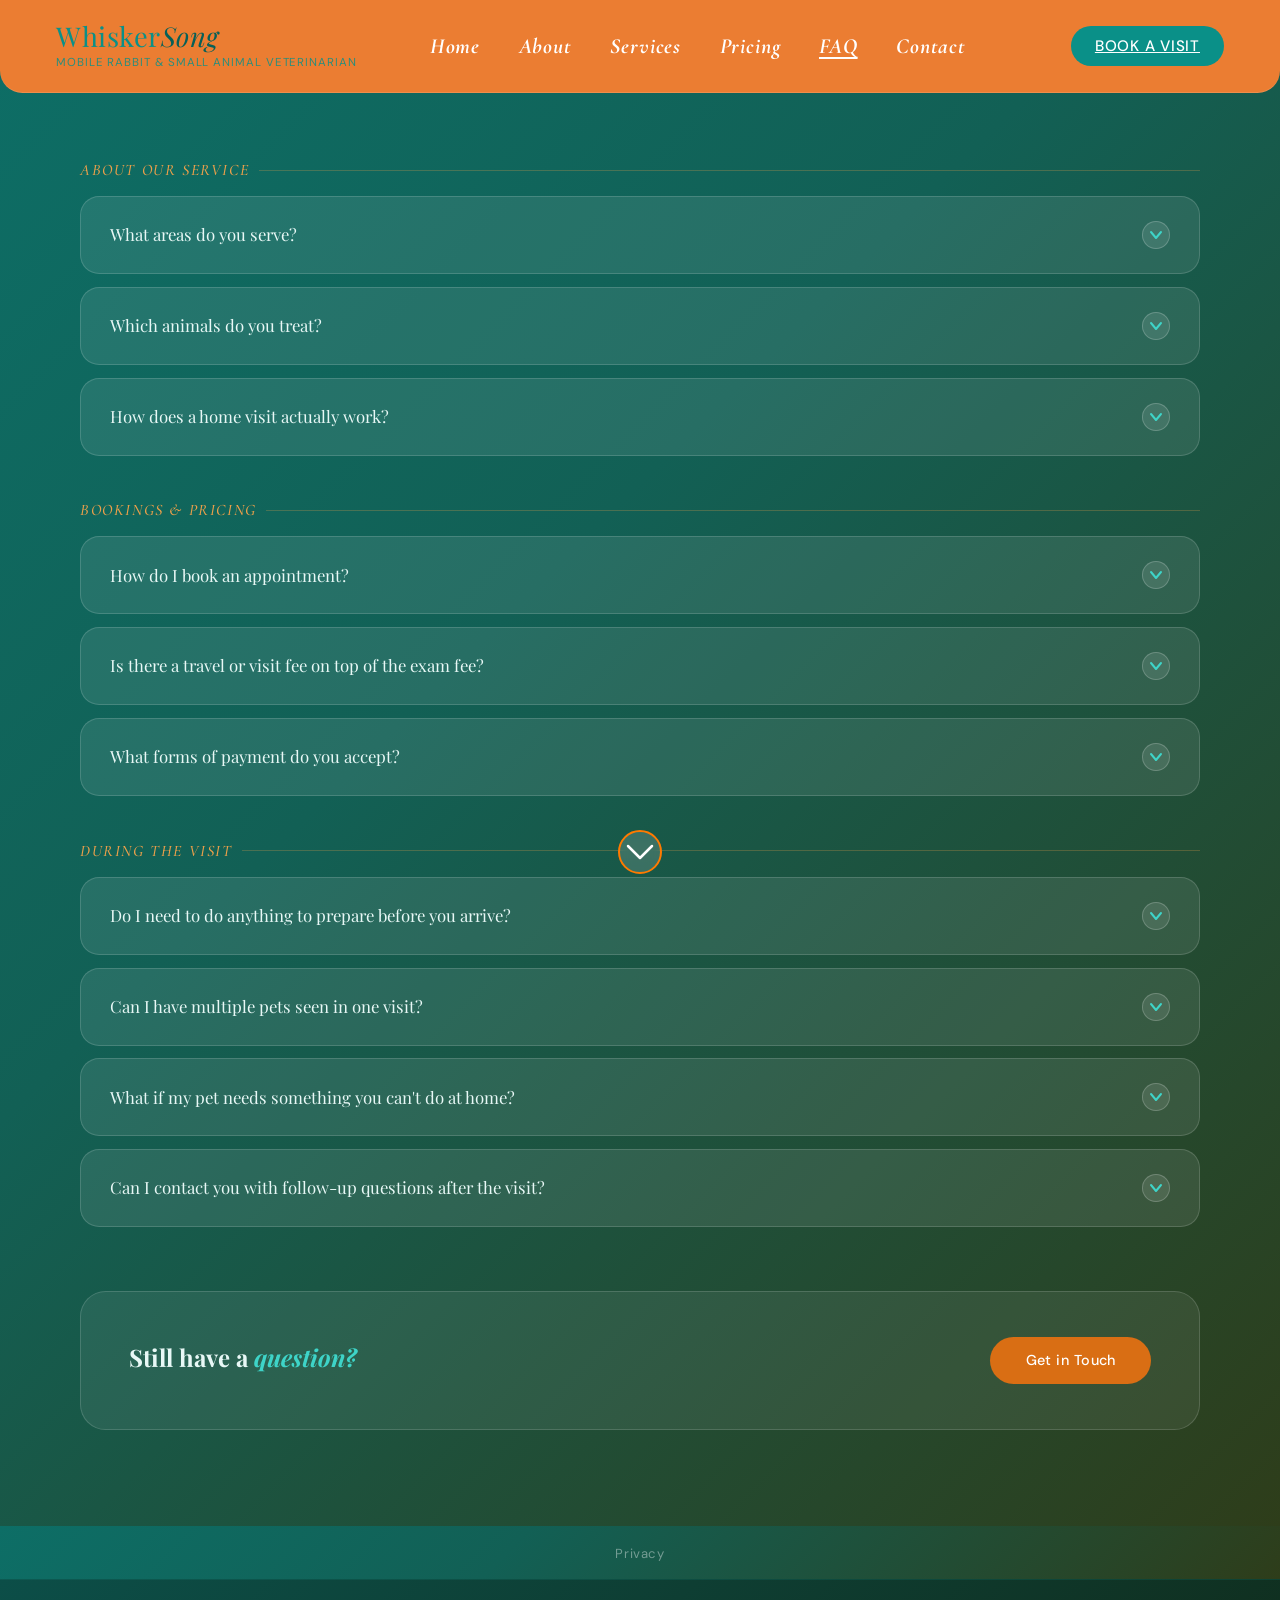
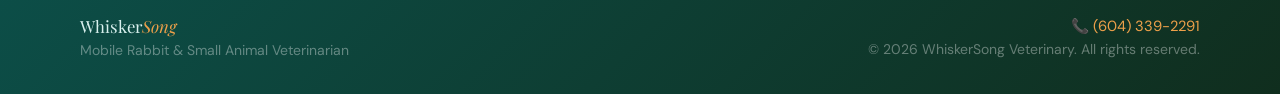
<file: whiskersong_-_FAQ.html>
<!DOCTYPE html>
<html lang="en">
<head>
<meta charset="UTF-8">
<meta name="robots" content="noindex, nofollow" />  
<meta name="viewport" content="width=device-width, initial-scale=1.0">
<title>FAQ | WhiskerSong Mobile Rabbit & Small Animal Veterinarian</title>
<meta name="description" content="Frequently asked questions about WhiskerSong's mobile veterinary services for rabbits, guinea pigs, chinchillas, and other small animals in Greater Vancouver, BC.">
<link rel="canonical" href="https://www.whiskersong.ca/faq">
<link href="https://fonts.googleapis.com/css2?family=Playfair+Display:ital,wght@0,400;0,600;1,400&family=DM+Sans:wght@300;400;500&family=Cormorant+Garamond:ital,wght@0,500;1,500&display=swap" rel="stylesheet">
<link rel="stylesheet" href="styles.css">
<style>
/* ── PAGE BANNER ── */
  .page-banner {
    padding: 10rem 5rem 5rem;
    background:
      radial-gradient(ellipse at 80% 90%, rgba(217,110,20,0.18) 0%, transparent 50%),
      radial-gradient(ellipse at 10% 20%, rgba(10,144,136,0.12) 0%, transparent 45%),
      #c8e8e0;
    position: relative; overflow: hidden;
  }

.page-banner::after {
    content: '';
    position: absolute; bottom: 0; left: 0; right: 0;
    height: 4px;
    background: linear-gradient(90deg, var(--sage-dark), var(--terra), var(--sage-light));
  }

.banner-eyebrow {
    font-size: 1.2rem; font-weight: 700; letter-spacing: 0.12em;
    font-family: 'Cormorant Garamond', serif; font-style: italic;
    text-transform: uppercase; color: var(--terra);
    margin-bottom: 1.2rem;
    display: inline-flex; align-items: center; gap: 0.7rem;
  }

.banner-eyebrow::before {
    content: ''; display: inline-block;
    width: 2rem; height: 1px; background: var(--terra);
    flex-shrink: 0;
  }

.banner-title {
    font-family: 'Playfair Display', serif;
    font-size: clamp(2.4rem, 4vw, 3.4rem);
    line-height: 1.12; color: var(--charcoal); margin-bottom: 1.2rem;
  }

.banner-title em { color: var(--sage-dark); font-style: italic; }

.banner-desc {
    font-size: 1.05rem; line-height: 1.75;
    color: var(--mid); max-width: 520px; font-weight: 300;
  }

/* ── FAQ SECTION ── */
  .faq-section {
    padding: 10rem 5rem 6rem;
    background: linear-gradient(135deg, #0d6e66 0%, #126055 40%, #2e3d1a 100%);
    position: relative; z-index: 1;
  }

.faq-intro {
    margin-bottom: 3.5rem;
  }

.section-tag {
    font-size: 1.2rem; letter-spacing: 0.12em; text-transform: uppercase;
    font-family: 'Cormorant Garamond', serif; font-style: italic; font-weight: 700;
    color: var(--terra-light); margin-bottom: 0.7rem;
  }

.faq-title {
    font-family: 'Playfair Display', serif;
    font-size: 2.2rem; line-height: 1.2; color: #e8f8f6;
    margin-bottom: 0.8rem;
  }

.faq-title em { color: var(--sage-light); font-style: italic; }

.faq-subtitle {
    font-size: 0.95rem; color: rgba(232,248,246,0.65); font-weight: 300; line-height: 1.7;
    max-width: 500px;
  }

.faq-categories {
    display: flex; flex-direction: column; gap: 2.8rem;
  }

.faq-category-label {
    font-family: 'Cormorant Garamond', serif; font-style: italic; font-weight: 500;
    font-size: 1rem; text-transform: uppercase; letter-spacing: 0.1em;
    color: var(--terra-light); margin-bottom: 1rem;
    display: flex; align-items: center; gap: 0.6rem;
  }

.faq-category-label::after {
    content: ''; flex: 1; height: 1px; background: rgba(237,160,74,0.25);
  }

.faq-list {
    display: flex; flex-direction: column; gap: 0.8rem;
  }

.faq-item {
    background: rgba(255,255,255,0.09);
    border: 1px solid rgba(255,255,255,0.15);
    border-radius: 1.2rem;
    overflow: hidden;
    transition: border-color 0.25s;
  }

.faq-item:hover { border-color: rgba(255,255,255,0.28); }

.faq-item.open { border-color: rgba(62,212,200,0.35); }

.faq-question {
    width: 100%; background: none; border: none; cursor: pointer;
    padding: 1.5rem 1.8rem;
    display: flex; align-items: center; justify-content: space-between; gap: 1rem;
    text-align: left;
  }

.faq-question-text {
    font-family: 'Playfair Display', serif;
    font-size: 1.05rem; color: #e8f8f6; line-height: 1.4;
  }

.faq-chevron {
    flex-shrink: 0;
    width: 28px; height: 28px; border-radius: 50%;
    background: rgba(255,255,255,0.1); border: 1px solid rgba(255,255,255,0.2);
    display: flex; align-items: center; justify-content: center;
    transition: transform 0.3s, background 0.2s;
  }

.faq-item.open .faq-chevron {
    transform: rotate(180deg);
    background: rgba(62,212,200,0.2);
    border-color: rgba(62,212,200,0.4);
  }

.faq-chevron svg { display: block; }

.faq-answer {
    max-height: 0; overflow: hidden;
    transition: max-height 0.35s ease, padding 0.3s ease;
  }

.faq-item.open .faq-answer {
    max-height: 400px;
  }

.faq-answer-inner {
    padding: 0 1.8rem 1.6rem;
    font-size: 0.92rem; line-height: 1.78;
    color: rgba(232,248,246,0.72); font-weight: 300;
    border-top: 1px solid rgba(255,255,255,0.08);
    padding-top: 1.2rem;
  }

.faq-answer-inner a {
    color: var(--sage-light); text-underline-offset: 3px;
  }

.faq-answer-inner strong {
    color: rgba(232,248,246,0.92); font-weight: 500;
  }

/* ── STILL HAVE QUESTIONS CTA ── */
  .faq-cta {
    margin-top: 4rem;
    background: rgba(255,255,255,0.07);
    border: 1px solid rgba(255,255,255,0.15);
    border-radius: 1.6rem; padding: 2.8rem 3rem;
    display: flex; align-items: center; justify-content: space-between; gap: 2rem;
    flex-wrap: wrap;
  }

.faq-cta-left h3 {
    font-family: 'Playfair Display', serif;
    font-size: 1.5rem; color: #e8f8f6; margin-bottom: 0.4rem;
  }

.faq-cta-left h3 em { color: var(--sage-light); font-style: italic; }

.faq-cta-left p {
    font-size: 0.9rem; color: rgba(232,248,246,0.6); font-weight: 300;
  }

/* ── RESPONSIVE ── */
  @media (max-width: 768px) {
    nav { padding: 1.2rem 1.5rem; }
    .nav-links { gap: 1.2rem; }
    .page-banner { padding: 2.5rem 1.8rem 3.5rem; }
    .faq-section { padding: 4rem 1.8rem; }
    footer { padding: 2rem 1.8rem; flex-direction: column; align-items: flex-start; }
    .footer-right { text-align: left; }
    .faq-cta { flex-direction: column; }
  }
</style>
</head>
<body>

<!-- NAV -->
<nav aria-label="Main navigation">
  <div class="nav-logo">
    <div style="font-family:'Playfair Display',serif;font-size:1.7rem;color:#0a9088;letter-spacing:0.02em;line-height:1.1;">Whisker<span style="color:#076058;font-style:italic;">Song</span></div>
    <div style="font-family:'DM Sans',sans-serif;font-size:0.72rem;color:#0a9088;letter-spacing:0.08em;text-transform:uppercase;opacity:0.85;margin-top:0.15rem;">Mobile Rabbit & Small Animal Veterinarian</div>
  </div>
  <ul class="nav-links">
    <li><a href="https://whiskersong.com" target="_top">Home</a></li>
    <li><a href="https://whiskersong.com/about" target="_top">About</a></li>
    <li><a href="https://whiskersong.com/services" target="_top">Services</a></li>
    <li><a href="https://whiskersong.com/pricing" target="_top">Pricing</a></li>
    <li><a href="https://whiskersong.com/faq" target="_top" class="active">FAQ</a></li>
    <li><a href="https://whiskersong.com/contact" target="_top">Contact</a></li>
  </ul>
  <a href="https://whiskersong.com/bookvisit" target="_top" class="button nav-cta">Book a Visit</a>
</nav>

<!-- FAQ BODY -->
<section class="faq-section" aria-label="FAQ content">

  <div class="faq-categories">

    <!-- CATEGORY 1 -->
    <div>
      <div class="faq-category-label">About Our Service</div>
      <ul class="faq-list" role="list">

        <li class="faq-item" role="listitem">
          <button class="faq-question" aria-expanded="false">
            <span class="faq-question-text">What areas do you serve?</span>
            <span class="faq-chevron" aria-hidden="true">
              <svg width="14" height="14" viewBox="0 0 14 14" fill="none" xmlns="http://www.w3.org/2000/svg">
                <polyline points="2,4 7,10 12,4" stroke="#3ed4c8" stroke-width="2" stroke-linecap="round" stroke-linejoin="round"/>
              </svg>
            </span>
          </button>
          <div class="faq-answer" role="region">
            <div class="faq-answer-inner">
              We serve <strong>Richmond, Vancouver, Delta, Burnaby, Surrey, and the surrounding Lower Mainland</strong>. Please contact us if you're unsure if your address falls within our service area.
            </div>
          </div>
        </li>

        <li class="faq-item" role="listitem">
          <button class="faq-question" aria-expanded="false">
            <span class="faq-question-text">Which animals do you treat?</span>
            <span class="faq-chevron" aria-hidden="true">
              <svg width="14" height="14" viewBox="0 0 14 14" fill="none" xmlns="http://www.w3.org/2000/svg">
                <polyline points="2,4 7,10 12,4" stroke="#3ed4c8" stroke-width="2" stroke-linecap="round" stroke-linejoin="round"/>
              </svg>
            </span>
          </button>
          <div class="faq-answer" role="region">
            <div class="faq-answer-inner">
              WhiskerSong is focused on exotic small mammals (i.e. Pocket pets). This includes <strong>rabbits, guinea pigs, ferrets, chinchillas, rats/mice and other rodents, hedgehogs, and sugar gliders</strong>. We do also see cats and dogs as well!
            </div>
          </div>
        </li>

        <li class="faq-item" role="listitem">
          <button class="faq-question" aria-expanded="false">
            <span class="faq-question-text">How does a home visit actually work?</span>
            <span class="faq-chevron" aria-hidden="true">
              <svg width="14" height="14" viewBox="0 0 14 14" fill="none" xmlns="http://www.w3.org/2000/svg">
                <polyline points="2,4 7,10 12,4" stroke="#3ed4c8" stroke-width="2" stroke-linecap="round" stroke-linejoin="round"/>
              </svg>
            </span>
          </button>
          <div class="faq-answer" role="region">
            <div class="faq-answer-inner">
              After booking, you will be emailed a new client form (if you are a first-time client) and/or an appointment form to fill out. We will discuss the day and time frame for the visit and the vet will show up within the time window at your home with all the necessary equipment. WhiskerSong is a house call service so <strong>all services will be performed in your home</strong>. Most appointments are <strong>30–60 minutes</strong> but we do not rush.
            </div>
          </div>
        </li>

      </ul>
    </div>

    <!-- CATEGORY 2 -->
    <div>
      <div class="faq-category-label">Bookings & Pricing</div>
      <ul class="faq-list" role="list">

        <li class="faq-item" role="listitem">
          <button class="faq-question" aria-expanded="false">
            <span class="faq-question-text">How do I book an appointment?</span>
            <span class="faq-chevron" aria-hidden="true">
              <svg width="14" height="14" viewBox="0 0 14 14" fill="none" xmlns="http://www.w3.org/2000/svg">
                <polyline points="2,4 7,10 12,4" stroke="#3ed4c8" stroke-width="2" stroke-linecap="round" stroke-linejoin="round"/>
              </svg>
            </span>
          </button>
          <div class="faq-answer" role="region">
            <div class="faq-answer-inner">
              Please see our <strong>'Book a Visit'</strong> page using the button on the top right of the website.
            </div>
          </div>
        </li>

        <li class="faq-item" role="listitem">
          <button class="faq-question" aria-expanded="false">
            <span class="faq-question-text">Is there a travel or visit fee on top of the exam fee?</span>
            <span class="faq-chevron" aria-hidden="true">
              <svg width="14" height="14" viewBox="0 0 14 14" fill="none" xmlns="http://www.w3.org/2000/svg">
                <polyline points="2,4 7,10 12,4" stroke="#3ed4c8" stroke-width="2" stroke-linecap="round" stroke-linejoin="round"/>
              </svg>
            </span>
          </button>
          <div class="faq-answer" role="region">
            <div class="faq-answer-inner">
              Yes, there is a <strong>call out fee</strong> that is separate from other charges to cover equipment and vehicle prep, travel time, fuel, and commercial insurance costs. The fee is dependent on distance from Richmond (where our home base is). Please see our <strong>pricing page</strong> for travel fee pricing.
            </div>
          </div>
        </li>

        <li class="faq-item" role="listitem">
          <button class="faq-question" aria-expanded="false">
            <span class="faq-question-text">What forms of payment do you accept?</span>
            <span class="faq-chevron" aria-hidden="true">
              <svg width="14" height="14" viewBox="0 0 14 14" fill="none" xmlns="http://www.w3.org/2000/svg">
                <polyline points="2,4 7,10 12,4" stroke="#3ed4c8" stroke-width="2" stroke-linecap="round" stroke-linejoin="round"/>
              </svg>
            </span>
          </button>
          <div class="faq-answer" role="region">
            <div class="faq-answer-inner">
              We accept <strong>e-transfer (preferred), Visa, Mastercard, and cash</strong>. Please note we do not carry change for any cash transactions.
            </div>
          </div>
        </li>

      </ul>
    </div>

    <!-- CATEGORY 3 -->
    <div>
      <div class="faq-category-label">During the Visit</div>
      <ul class="faq-list" role="list">

        <li class="faq-item" role="listitem">
          <button class="faq-question" aria-expanded="false">
            <span class="faq-question-text">Do I need to do anything to prepare before you arrive?</span>
            <span class="faq-chevron" aria-hidden="true">
              <svg width="14" height="14" viewBox="0 0 14 14" fill="none" xmlns="http://www.w3.org/2000/svg">
                <polyline points="2,4 7,10 12,4" stroke="#3ed4c8" stroke-width="2" stroke-linecap="round" stroke-linejoin="round"/>
              </svg>
            </span>
          </button>
          <div class="faq-answer" role="region">
            <div class="faq-answer-inner">
              Please have a space ready on the ground level for the consult. <strong>A table is preferable for pets under 15kg (33lbs)</strong>. If your pet is fractious, anxious, or aggressive, please give any pre-visit medications 2 hours prior to the visit — your appointment may be cancelled or rescheduled if at any time we feel it is unsafe or contraindicated to continue.
            </div>
          </div>
        </li>

        <li class="faq-item" role="listitem">
          <button class="faq-question" aria-expanded="false">
            <span class="faq-question-text">Can I have multiple pets seen in one visit?</span>
            <span class="faq-chevron" aria-hidden="true">
              <svg width="14" height="14" viewBox="0 0 14 14" fill="none" xmlns="http://www.w3.org/2000/svg">
                <polyline points="2,4 7,10 12,4" stroke="#3ed4c8" stroke-width="2" stroke-linecap="round" stroke-linejoin="round"/>
              </svg>
            </span>
          </button>
          <div class="faq-answer" role="region">
            <div class="faq-answer-inner">
              Absolutely! Please let us know how many pets need to be seen at the time of booking so we can <strong>schedule enough time for each pet</strong>. If we are not made aware of additional pets beforehand, we will do our best to accommodate during the visit but cannot guarantee any additional pets can be seen.
            </div>
          </div>
        </li>

        <li class="faq-item" role="listitem">
          <button class="faq-question" aria-expanded="false">
            <span class="faq-question-text">What if my pet needs something you can't do at home?</span>
            <span class="faq-chevron" aria-hidden="true">
              <svg width="14" height="14" viewBox="0 0 14 14" fill="none" xmlns="http://www.w3.org/2000/svg">
                <polyline points="2,4 7,10 12,4" stroke="#3ed4c8" stroke-width="2" stroke-linecap="round" stroke-linejoin="round"/>
              </svg>
            </span>
          </button>
          <div class="faq-answer" role="region">
            <div class="faq-answer-inner">
              If <strong>X-rays, ultrasound, or routine surgeries</strong> are required, we can book you in with one of our partnered general practice clinics in Richmond. If the case is an emergency or requires a specialist, we will make the referral and let you know the next steps.
            </div>
          </div>
        </li>

        <li class="faq-item" role="listitem">
          <button class="faq-question" aria-expanded="false">
            <span class="faq-question-text">Can I contact you with follow-up questions after the visit?</span>
            <span class="faq-chevron" aria-hidden="true">
              <svg width="14" height="14" viewBox="0 0 14 14" fill="none" xmlns="http://www.w3.org/2000/svg">
                <polyline points="2,4 7,10 12,4" stroke="#3ed4c8" stroke-width="2" stroke-linecap="round" stroke-linejoin="round"/>
              </svg>
            </span>
          </button>
          <div class="faq-answer" role="region">
            <div class="faq-answer-inner">
              Yes of course! We want to see your little one get better so we are happy to <strong>extend support beyond the initial consult</strong> (for the same issue). A new visit and consult is required for any new issues or issues that have resolved but reoccurred after some time.
            </div>
          </div>
        </li>

      </ul>
    </div>

  </div><!-- /faq-categories -->

  <!-- CTA -->
  <div class="faq-cta" aria-label="Still have questions">
    <div class="faq-cta-left">
      <h3>Still have a <em>question?</em></h3>

    </div>
    <a href="https://whiskersong.com/contact" target="_top" class="btn-primary">Get in Touch</a>
  </div>

</section>

<div style="background:linear-gradient(135deg,#0d6e66 0%,#126055 40%,#2e3d1a 100%);text-align:center;padding:1rem 0;">
  <a href="https://whiskersong.com/privacypolicy" target="_top" style="font-size:0.82rem;color:rgba(255,255,255,0.4);text-decoration:none;letter-spacing:0.05em;">Privacy</a>
</div>

<!-- FOOTER -->
<footer role="contentinfo" aria-label="Site footer">
  <div>
    <div class="footer-brand">Whisker<span>Song</span></div>
    <div class="footer-sub">Mobile Rabbit & Small Animal Veterinarian</div>
  </div>
  <div class="footer-right">
    <div class="footer-phone">📞 (604) 339-2291</div>
    <div>© 2026 WhiskerSong Veterinary. All rights reserved.</div>
  </div>
</footer>

<!-- SCROLL ARROWS -->
<div class="scroll-down" id="scrollDown" aria-label="Scroll down" role="button" tabindex="0" onclick="window.scrollBy({top: window.innerHeight * 0.8, behavior: 'smooth'})">
  <svg width="36" height="36" viewBox="0 0 36 36" fill="none" xmlns="http://www.w3.org/2000/svg">
    <polyline points="6,12 18,24 30,12" stroke="white" stroke-width="2.5" stroke-linecap="round" stroke-linejoin="round"/>
  </svg>
</div>
<div class="scroll-up" id="scrollUp" aria-label="Scroll up" role="button" tabindex="0">
  <svg width="36" height="36" viewBox="0 0 36 36" fill="none" xmlns="http://www.w3.org/2000/svg">
    <polyline points="6,24 18,12 30,24" stroke="white" stroke-width="2.5" stroke-linecap="round" stroke-linejoin="round"/>
  </svg>
</div>

<script src="scripts.js" defer></script>
<script>
  // FAQ accordion
  document.querySelectorAll('.faq-question').forEach((btn) => {
    btn.addEventListener('click', () => {
      const item = btn.closest('.faq-item');
      const isOpen = item.classList.contains('open');
      document.querySelectorAll('.faq-item.open').forEach((i) => {
        i.classList.remove('open');
        i.querySelector('.faq-question').setAttribute('aria-expanded', 'false');
      });
      if (!isOpen) {
        item.classList.add('open');
        btn.setAttribute('aria-expanded', 'true');
      }
    });
  });
</script>

</body>
</html>
</file>
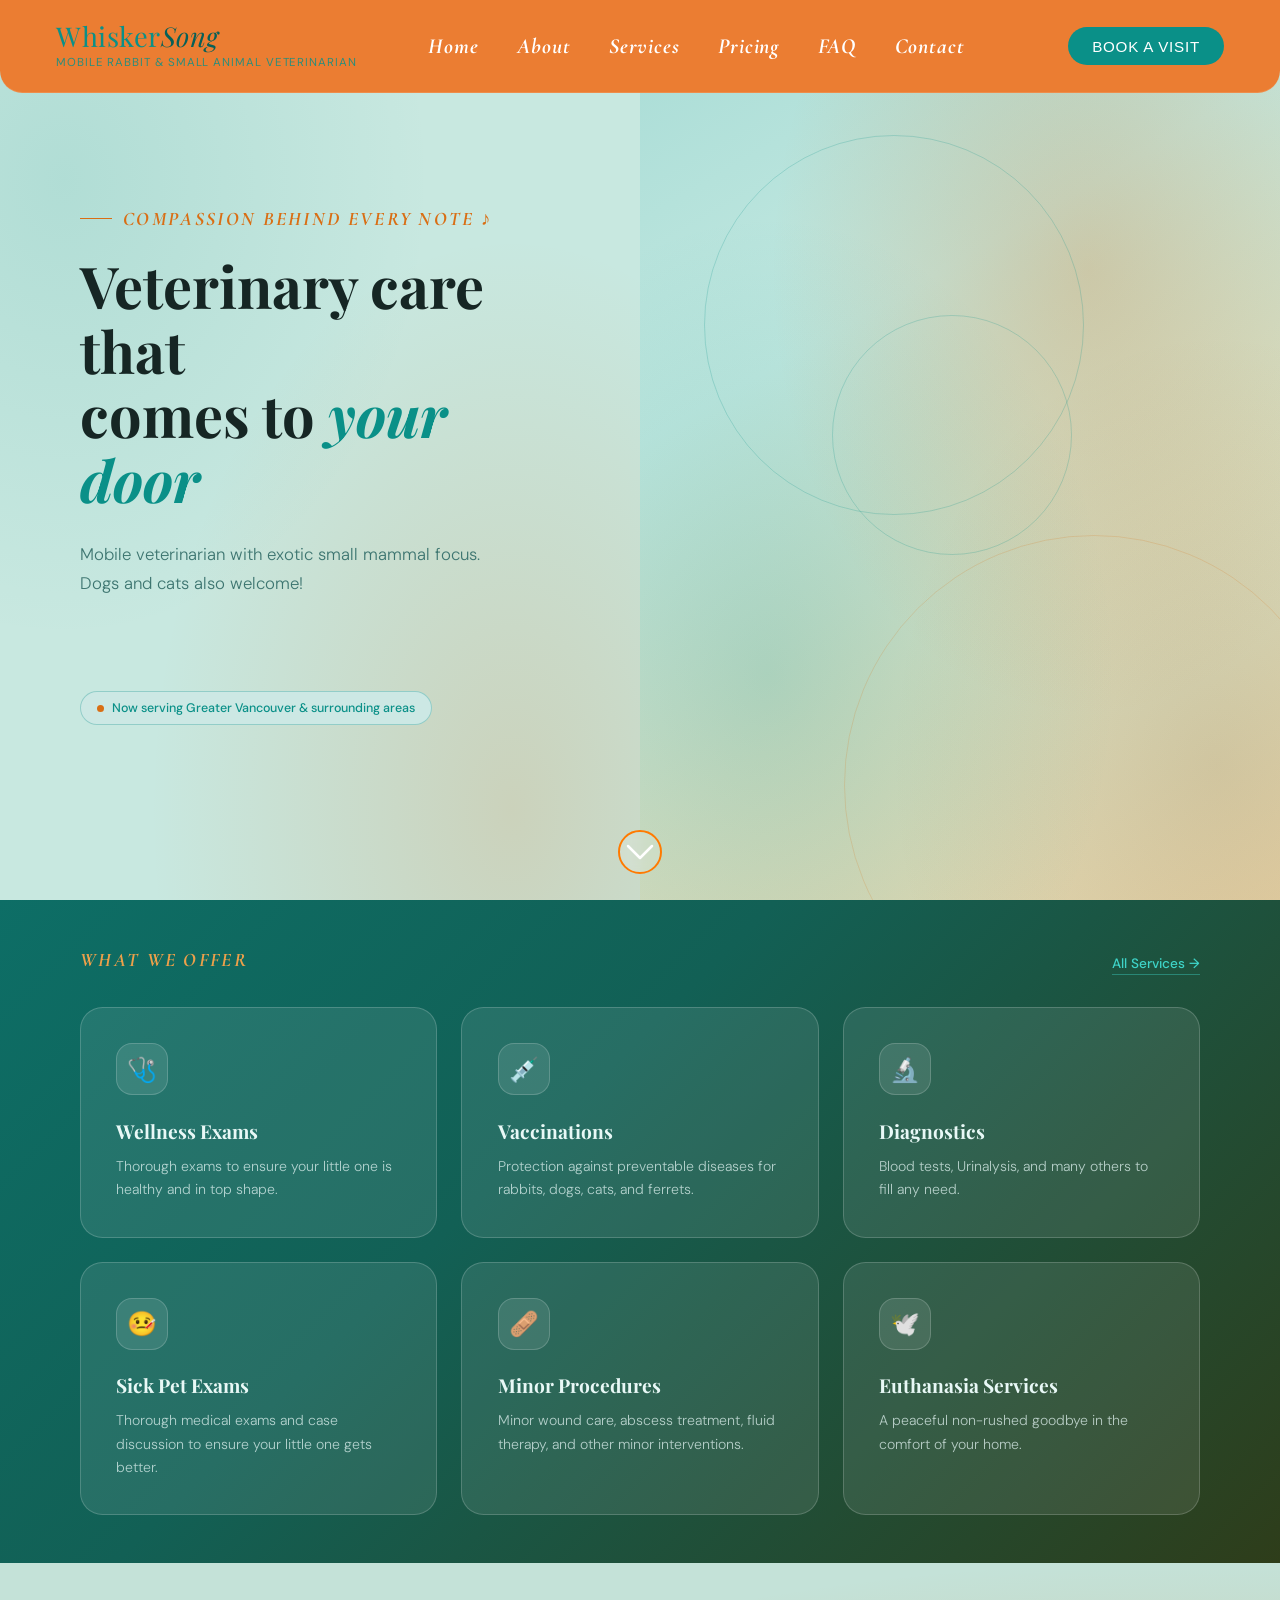
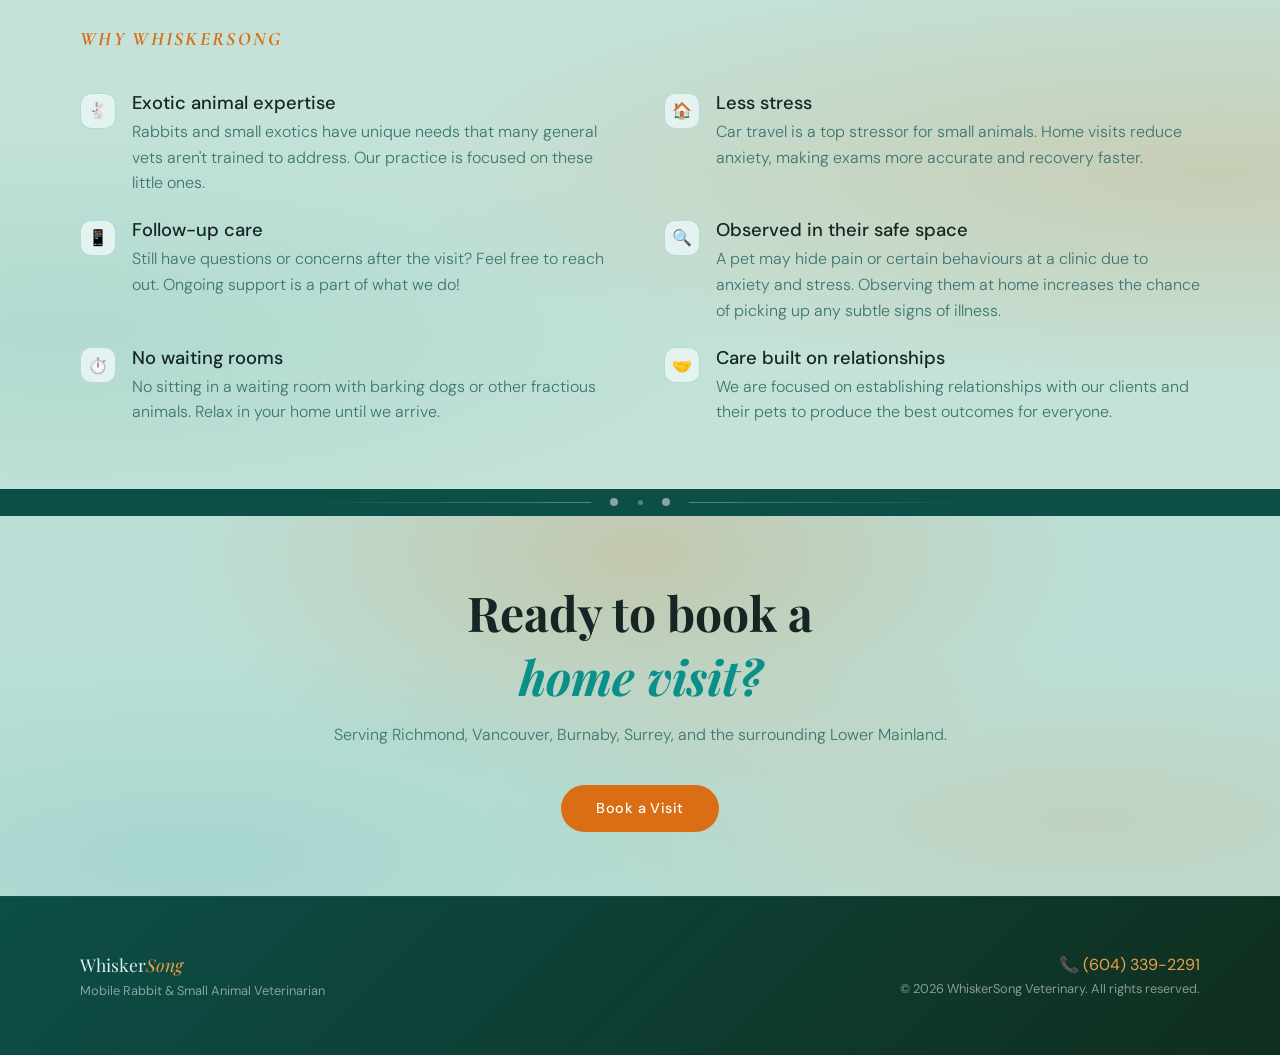
<file: whiskersong_-_Homepage.html>
<!DOCTYPE html>
<html lang="en">
<head>
<meta charset="UTF-8">
<meta name="viewport" content="width=device-width, initial-scale=1.0">

<!-- Primary SEO -->
<title>WhiskerSong | Mobile Rabbit & Small Animal Veterinarian — Greater Vancouver, BC</title>
<meta name="description" content="WhiskerSong is a mobile veterinarian specializing in rabbits, guinea pigs, chinchillas, rats, hedgehogs, ferrets, and other small animals. Serving Richmond, Vancouver, Burnaby, Surrey, and the Lower Mainland. Home visit vet care — stress-free, compassionate, expert.">
<meta name="keywords" content="mobile vet Vancouver, rabbit vet Vancouver, small animal vet Richmond BC, exotic animal vet Lower Mainland, guinea pig vet, chinchilla vet, ferret vet, hedgehog vet, rat vet, home visit veterinarian BC, rabbit veterinarian Greater Vancouver, mobile exotic vet">
<meta name="author" content="WhiskerSong Veterinary">
<meta name="robots" content="index, follow">
<link rel="canonical" href="https://www.whiskersong.ca/">

<!-- Open Graph (Facebook, LinkedIn previews) -->
<meta property="og:type" content="website">
<meta property="og:url" content="https://www.whiskersong.ca/">
<meta property="og:title" content="WhiskerSong | Mobile Rabbit & Small Animal Veterinarian — Greater Vancouver">
<meta property="og:description" content="Compassionate home-visit vet care for rabbits, guinea pigs, chinchillas, rats, hedgehogs, ferrets, and more. Serving the Greater Vancouver area.">
<meta property="og:site_name" content="WhiskerSong Veterinary">
<meta property="og:locale" content="en_CA">

<!-- Twitter Card -->
<meta name="twitter:card" content="summary_large_image">
<meta name="twitter:title" content="WhiskerSong | Mobile Small Animal Vet — Vancouver BC">
<meta name="twitter:description" content="Home-visit veterinary care for rabbits, guinea pigs, chinchillas, hedgehogs, rats, ferrets and more. Serving Greater Vancouver.">

<!-- Geo targeting -->
<meta name="geo.region" content="CA-BC">
<meta name="geo.placename" content="Richmond, British Columbia">

<!-- Structured Data: Local Business -->
<script type="application/ld+json">
{
  "@context": "https://schema.org",
  "@type": "VeterinaryCare",
  "name": "WhiskerSong Mobile Rabbit and Small Animal Veterinarian",
  "description": "Mobile veterinary practice specializing in rabbits, guinea pigs, chinchillas, hedgehogs, rats, ferrets and other small exotic animals. Offering home visit wellness exams, vaccinations, diagnostics, sick pet exams, minor procedures, and euthanasia services across Greater Vancouver.",
  "url": "https://www.whiskersong.ca",
  "telephone": "+16045550192",
  "areaServed": [
    "Richmond, BC",
    "Vancouver, BC",
    "Burnaby, BC",
    "Surrey, BC",
    "Lower Mainland, BC"
  ],
  "address": {
    "@type": "PostalAddress",
    "addressLocality": "Richmond",
    "addressRegion": "BC",
    "addressCountry": "CA"
  },
  "openingHours": "Mo-Fr 09:00-17:00",
  "priceRange": "$$",
  "hasOfferCatalog": {
    "@type": "OfferCatalog",
    "name": "Veterinary Services",
    "itemListElement": [
      { "@type": "Offer", "itemOffered": { "@type": "Service", "name": "Wellness Exams" } },
      { "@type": "Offer", "itemOffered": { "@type": "Service", "name": "Vaccinations" } },
      { "@type": "Offer", "itemOffered": { "@type": "Service", "name": "Diagnostics" } },
      { "@type": "Offer", "itemOffered": { "@type": "Service", "name": "Sick Pet Exams" } },
      { "@type": "Offer", "itemOffered": { "@type": "Service", "name": "Minor Procedures" } },
      { "@type": "Offer", "itemOffered": { "@type": "Service", "name": "Euthanasia Services" } }
    ]
  }
}
</script>
<link href="https://fonts.googleapis.com/css2?family=Playfair+Display:ital,wght@0,400;0,600;1,400&family=DM+Sans:wght@300;400;500&family=Cormorant+Garamond:ital,wght@0,500;1,500&display=swap" rel="stylesheet">
<style>
  :root {
    --sage: #18b8ac;
    --sage-light: #3ed4c8;
    --sage-dark: #0a9088;
    --cream: #e4f2f0;
    --warm-white: #eef8f6;
    --sand: #cce8e4;
    --terra: #d96e14;
    --terra-light: #eda04a;
    --charcoal: #162624;
    --mid: #3d7570;
    --light-text: #6aadaa;
  }

  * { margin: 0; padding: 0; box-sizing: border-box; }
  html { scroll-behavior: smooth; }

  body {
    font-family: 'DM Sans', sans-serif;
    background: var(--warm-white);
    color: var(--charcoal);
    overflow-x: hidden;
  }
  section, footer { display: block; margin: 0; }

  /* ── WOODSY TEXTURE OVERLAY ── */
  body::before {
    content: '';
    position: fixed; inset: 0; z-index: 0; pointer-events: none;
    background-image:
      radial-gradient(ellipse at 15% 20%, rgba(101,72,28,0.06) 0%, transparent 45%),
      radial-gradient(ellipse at 85% 10%, rgba(10,144,136,0.07) 0%, transparent 40%),
      radial-gradient(ellipse at 70% 85%, rgba(101,72,28,0.07) 0%, transparent 45%),
      radial-gradient(ellipse at 5% 90%,  rgba(10,144,136,0.05) 0%, transparent 40%);
  }

  /* ── NAV ── */
  nav {
    position: fixed; top: 0; left: 0; right: 0; z-index: 100;
    display: flex; align-items: center; justify-content: space-between;
    flex-wrap: wrap; gap: 1rem;
    padding: 1.4rem 3.5rem;
    background: rgba(235,125,50,1.0);
    backdrop-filter: blur(14px);
    border-bottom: 1px solid rgba(255,255,255,0.12);
    border-radius: 0 0 1.4rem 1.4rem;
  }
  .nav-logo {
    font-family: 'Playfair Display', serif;
    font-size: 1.15rem; color: var(--sage-dark); letter-spacing: 0.02em;
  }
  .nav-logo span { color: var(--terra); font-style: italic; }
  .nav-links { display: flex; gap: 2.4rem; list-style: none; flex-wrap: wrap; margin-right: 2rem; }
  .nav-links a {
    text-decoration: none; font-size: 1.35rem; font-weight: 700;
    font-family: 'Cormorant Garamond', serif; font-style: italic;
    color: white; letter-spacing: 0.04em;
    transition: color 0.2s;
  }
  .nav-links a:hover { color: rgba(255,255,255,0.7); }
  .nav-cta {
    background: #0a9088; color: white;
    border: none; padding: 0.65rem 1.5rem; border-radius: 2rem;
    font-size: 0.95rem; font-weight: 500; letter-spacing: 0.05em;
    text-transform: uppercase; cursor: pointer; transition: background 0.2s;
  }
  .nav-cta:hover { background: #076058; }

  /* ── HERO ── */
  .hero {
    min-height: 100vh;
    display: grid; grid-template-columns: 1fr 1fr;
    position: relative; overflow: hidden;
  }

  .hero-left {
    display: flex; flex-direction: column; justify-content: center;
    padding: 5rem 4rem 3rem 5rem;
    position: relative; z-index: 2;
    background:
      radial-gradient(ellipse at 80% 90%, rgba(217,110,20,0.18) 0%, transparent 50%),
      radial-gradient(ellipse at 10% 20%, rgba(10,144,136,0.12) 0%, transparent 45%),
      #c8e8e0;
  }

  .eyebrow {
    font-size: 1.2rem; font-weight: 700; letter-spacing: 0.12em;
    font-family: 'Cormorant Garamond', serif; font-style: italic;
    text-transform: uppercase; color: var(--terra);
    margin-bottom: 1.4rem;
    display: inline-flex; align-items: center; gap: 0.7rem;
  }
  .eyebrow::before {
    content: ''; display: inline-block;
    width: 2rem; height: 1px; background: var(--terra);
    flex-shrink: 0;
  }

  h1 {
    font-family: 'Playfair Display', serif;
    font-size: clamp(2.8rem, 4.5vw, 4rem);
    line-height: 1.12; color: var(--charcoal); margin-bottom: 1.8rem;
  }
  h1 em { color: var(--sage-dark); font-style: italic; }

  .hero-desc {
    font-size: 1.05rem; line-height: 1.75;
    color: var(--mid); max-width: 440px; margin-bottom: 2.8rem; font-weight: 300;
  }

  .hero-actions { display: flex; gap: 1rem; align-items: center; }

  .btn-primary {
    background: var(--terra); color: white;
    padding: 0.9rem 2.2rem; border-radius: 2rem;
    font-size: 0.9rem; font-weight: 500; cursor: pointer;
    border: none; letter-spacing: 0.03em;
    transition: background 0.25s, transform 0.15s;
    text-decoration: none; display: inline-block;
  }
  .btn-primary:hover { background: var(--sage-dark); transform: translateY(-1px); }

  .btn-secondary {
    color: var(--sage-dark); font-size: 0.9rem; font-weight: 500;
    text-decoration: none; border-bottom: 1px solid var(--sage-light);
    padding-bottom: 2px; transition: color 0.2s, border-color 0.2s;
  }
  .btn-secondary:hover { color: var(--terra); border-color: var(--terra); }

  .hero-badge {
    display: inline-flex; align-items: center; gap: 0.5rem;
    background: var(--sand); border-radius: 2rem;
    border: 1px solid rgba(10,144,136,0.3);
    padding: 0.5rem 1rem; font-size: 0.78rem; font-weight: 500;
    color: var(--sage-dark); margin-top: 3rem; width: fit-content;
  }
  .badge-dot {
    width: 7px; height: 7px; background: var(--terra); border-radius: 50%;
    animation: pulse 2s infinite;
  }
  @keyframes pulse {
    0%,100% { opacity:1; transform: scale(1); }
    50% { opacity: 0.5; transform: scale(1.3); }
  }

  /* ── HERO RIGHT ── */
  .hero-right {
    position: relative;
    background: linear-gradient(150deg, #a8dcd6 0%, #c2e8e0 35%, #d8e0c4 65%, #e8d4a8 100%);
    overflow: hidden;
  }

  .hero-right::before {
    content: ''; position: absolute; inset: 0;
    background:
      radial-gradient(ellipse at 70% 30%, rgba(217,110,20,0.25) 0%, transparent 50%),
      radial-gradient(ellipse at 20% 75%, rgba(10,144,136,0.20) 0%, transparent 48%),
      radial-gradient(ellipse at 90% 85%, rgba(80,55,20,0.12) 0%, transparent 40%);
  }

  /* decorative circles */
  .deco-circle {
    position: absolute; border-radius: 50%;
    border: 1px solid rgba(10,144,136,0.22);
  }
  .deco-circle.c1 { width: 380px; height: 380px; top: 15%; left: 10%; }
  .deco-circle.c2 { width: 240px; height: 240px; top: 35%; left: 30%; }
  .deco-circle.c3 { width: 500px; height: 500px; bottom: -15%; right: -10%; border-color: rgba(217,110,20,0.18); }

  .hero-illustration {
    position: absolute; inset: 0;
    display: flex; align-items: center; justify-content: center; z-index: 2;
  }

  .rabbit-svg {
    width: 100%; max-width: 440px; height: auto;
    filter: drop-shadow(0 20px 40px rgba(101,72,28,0.18)) drop-shadow(0 0 60px rgba(10,144,136,0.18));
  }

  .hero-card {
    position: absolute; bottom: 2.5rem; right: 2.5rem; z-index: 5;
    background: rgba(238,248,246,0.88); backdrop-filter: blur(10px);
    border: 1px solid rgba(10,144,136,0.22);
    border-radius: 1.2rem; padding: 1.2rem 1.5rem;
    box-shadow: 0 8px 32px rgba(101,72,28,0.12);
    min-width: 200px;
  }
  .card-label { font-size: 0.7rem; text-transform: uppercase; letter-spacing: 0.12em; color: var(--light-text); margin-bottom: 0.4rem; }
  .card-value { font-family: 'Playfair Display', serif; font-size: 1.3rem; color: var(--charcoal); }
  .card-sub { font-size: 0.78rem; color: var(--mid); margin-top: 0.2rem; }

  /* ── SERVICES ── */
  .services {
    padding: 3rem 5rem;
    background: linear-gradient(135deg, #0d6e66 0%, #126055 40%, #2e3d1a 100%);
  }
  .section-header {
    display: flex; align-items: flex-end; justify-content: space-between; margin-bottom: 1.5rem;
  }
  .section-tag {
    font-size: 1.2rem; letter-spacing: 0.12em; text-transform: uppercase;
    font-family: 'Cormorant Garamond', serif; font-style: italic; font-weight: 700;
    color: var(--terra-light); margin-bottom: 0.7rem;
  }
  .section-title {
    font-family: 'Playfair Display', serif;
    font-size: 2.4rem; line-height: 1.2; color: #e8f8f6;
  }
  .section-title em { color: var(--sage-light); font-style: italic; }
  .section-link {
    color: var(--sage-light); font-size: 0.85rem; font-weight: 500;
    text-decoration: none; border-bottom: 1px solid rgba(62,212,200,0.4);
    padding-bottom: 2px; white-space: nowrap; margin-bottom: 0.5rem;
  }

  .services-grid { display: grid; grid-template-columns: repeat(3, 1fr); gap: 1.5rem; }

  .service-card {
    background: rgba(255,255,255,0.09); border-radius: 1.4rem; padding: 2.2rem;
    border: 1px solid rgba(255,255,255,0.18);
    transition: transform 0.25s, box-shadow 0.25s, border-color 0.25s;
    position: relative; overflow: hidden;
  }
  .service-card:hover { transform: translateY(-4px); box-shadow: 0 16px 40px rgba(0,0,0,0.2); border-color: rgba(255,255,255,0.3); }
  .service-card::after {
    content: ''; position: absolute; bottom: 0; left: 0; right: 0;
    height: 3px; background: linear-gradient(90deg, var(--sage-dark), var(--terra));
    transform: scaleX(0); transform-origin: left; transition: transform 0.3s;
  }
  .service-card:hover::after { transform: scaleX(1); }

  .service-icon {
    width: 52px; height: 52px; border-radius: 1rem;
    background: rgba(255,255,255,0.1); border: 1px solid rgba(255,255,255,0.18);
    display: flex; align-items: center; justify-content: center;
    margin-bottom: 1.4rem; font-size: 1.5rem;
  }
  .service-name { font-family: 'Playfair Display', serif; font-size: 1.2rem; margin-bottom: 0.7rem; color: #e8f8f6; }
  .service-desc { font-size: 0.88rem; line-height: 1.65; color: rgba(232,248,246,0.72); font-weight: 300; }

  /* ── WHY US ── */
  .why {
    padding: 4rem 5rem; display: block;
    background:
      radial-gradient(ellipse at 95% 40%, rgba(217,110,20,0.18) 0%, transparent 48%),
      radial-gradient(ellipse at 5% 70%,  rgba(10,144,136,0.10) 0%, transparent 42%),
      #c4e2d8;
  }
  .why-tag { color: var(--terra); }
  .why-points { list-style: none; margin-top: 2.5rem; display: grid; grid-template-columns: 1fr 1fr; gap: 1.4rem 3rem; }
  .why-point { display: flex; gap: 1rem; align-items: flex-start; }
  .point-icon {
    width: 36px; height: 36px; border-radius: 0.7rem;
    background: var(--cream); border: 1px solid rgba(10,144,136,0.22);
    display: flex; align-items: center; justify-content: center;
    font-size: 1rem; flex-shrink: 0; margin-top: 0.1rem;
  }
  .point-text h4 { font-size: 1.15rem; font-weight: 500; margin-bottom: 0.25rem; color: var(--charcoal); }
  .point-text p { font-size: 1rem; color: var(--mid); line-height: 1.6; font-weight: 300; }

  /* ── TESTIMONIAL ── */
  .testimonials {
    background: linear-gradient(135deg, #0d6e66 0%, #126055 40%, #2e3d1a 100%);
    padding: 6rem 5rem; color: white;
  }
  .testimonials .section-tag { color: var(--terra-light); }
  .testimonials .section-title { color: #e8f8f6; }

  .testimonial-grid { display: grid; grid-template-columns: repeat(3, 1fr); gap: 1.5rem; margin-top: 3.5rem; }

  .testimonial-card {
    background: rgba(255,255,255,0.09);
    border: 1px solid rgba(255,255,255,0.18);
    border-radius: 1.4rem; padding: 2rem;
    transition: background 0.2s, border-color 0.2s;
  }
  .testimonial-card:hover { background: rgba(255,255,255,0.14); border-color: rgba(255,255,255,0.28); }

  .stars { color: var(--terra-light); font-size: 0.9rem; margin-bottom: 1rem; letter-spacing: 2px; }
  .testimonial-text { font-size: 0.9rem; line-height: 1.75; color: rgba(232,248,246,0.78); font-weight: 300; margin-bottom: 1.5rem; font-style: italic; }
  .testimonial-author { font-size: 0.8rem; font-weight: 500; color: var(--sage-light); }
  .testimonial-pet { font-size: 0.75rem; color: rgba(255,255,255,0.38); margin-top: 0.2rem; }

  /* ── BOOKING CTA ── */
  .cta-section {
    padding: 4rem 5rem; text-align: center;
    background:
      radial-gradient(ellipse at 50% 10%,  rgba(217,110,20,0.22) 0%, transparent 52%),
      radial-gradient(ellipse at 15% 90%,  rgba(10,144,136,0.12) 0%, transparent 45%),
      radial-gradient(ellipse at 85% 80%,  rgba(217,110,20,0.12) 0%, transparent 40%),
      #bce0d8;
    position: relative; overflow: hidden;
  }
  .cta-section::before { display: none; }
  .cta-section::after  { display: none; }
  .cta-section h2 {
    font-family: 'Playfair Display', serif;
    font-size: 3rem; color: var(--charcoal);
    margin-bottom: 1rem; position: relative; z-index: 1;
  }
  .cta-section h2 em { color: var(--sage-dark); font-style: italic; }
  .cta-section p { color: var(--mid); font-size: 1rem; margin-bottom: 2.5rem; font-weight: 300; position: relative; z-index: 1; }
  .cta-buttons { display: flex; gap: 1rem; justify-content: center; align-items: center; position: relative; z-index: 1; }

  .btn-outline {
    border: 1.5px solid var(--sage-dark); color: var(--sage-dark);
    padding: 0.9rem 2.2rem; border-radius: 2rem;
    font-size: 0.9rem; font-weight: 500; cursor: pointer;
    background: transparent; letter-spacing: 0.03em;
    transition: all 0.25s; text-decoration: none; display: inline-block;
  }
  .btn-outline:hover { background: var(--sage-dark); color: white; }

  /* ── FOOTER ── */
  footer {
    background: linear-gradient(135deg, #0c4e48 0%, #102e1e 100%);
    color: rgba(255,255,255,0.5);
    padding: 3.5rem 5rem;
    display: flex; justify-content: space-between; align-items: center;
    border-top: 1px solid rgba(10,144,136,0.2);
  }
  .footer-brand { font-family: 'Playfair Display', serif; font-size: 1.1rem; color: #d8f0ee; margin-bottom: 0.4rem; }
  .footer-brand span { color: var(--terra-light); font-style: italic; }
  .footer-sub { font-size: 0.8rem; }
  .footer-links { display: flex; gap: 2rem; list-style: none; }
  .footer-links a { text-decoration: none; font-size: 0.82rem; color: rgba(255,255,255,0.4); transition: color 0.2s; }
  .footer-links a:hover { color: var(--sage-light); }
  .footer-right { text-align: right; font-size: 0.8rem; }
  .footer-phone { color: var(--terra-light); font-size: 1rem; margin-bottom: 0.3rem; }

  /* ── ANIMATIONS ── */
  .fade-up { opacity: 0; transform: translateY(24px); animation: fadeUp 0.7s ease forwards; }
  @keyframes fadeUp { to { opacity: 1; transform: translateY(0); } }
  .delay-1 { animation-delay: 0.1s; }
  .delay-2 { animation-delay: 0.25s; }
  .delay-3 { animation-delay: 0.4s; }
  .delay-4 { animation-delay: 0.55s; }
  .delay-5 { animation-delay: 0.7s; }
</style>
</head>
<body>

<!-- NAV -->
<nav role="navigation" aria-label="Main navigation">
  <div class="nav-logo">
    <div style="font-family:'Playfair Display',serif;font-size:1.7rem;color:#0a9088;letter-spacing:0.02em;line-height:1.1;">Whisker<span style="color:#076058;font-style:italic;">Song</span></div>
    <div style="font-family:'DM Sans',sans-serif;font-size:0.72rem;color:#0a9088;letter-spacing:0.08em;text-transform:uppercase;opacity:0.85;margin-top:0.15rem;">Mobile Rabbit & Small Animal Veterinarian</div>
  </div>
  <ul class="nav-links">
    <li><a href="#">Home</a></li>
    <li><a href="#">About</a></li>
    <li><a href="#">Services</a></li>
    <li><a href="#">Pricing</a></li>
    <li><a href="#">FAQ</a></li>
    <li><a href="#">Contact</a></li>
  </ul>
  <button class="nav-cta">Book a Visit</button>
</nav>

<!-- HERO -->
<main id="main-content">
<section class="hero" aria-label="Hero — Compassion behind every note">
  <div class="hero-left">
    <div class="eyebrow fade-up">Compassion behind every note ♪</div>
    <h1 class="fade-up delay-1">
      Veterinary care that<br>comes to <em>your door</em>
    </h1>
    <p class="hero-desc fade-up delay-2">
      Mobile veterinarian with exotic small mammal focus. Dogs and cats also welcome!
    </p>
    <div class="hero-badge fade-up delay-3">
      <span class="badge-dot"></span>
      Now serving Greater Vancouver & surrounding areas
    </div>
  </div>

  <div class="hero-right">
    <div class="deco-circle c1"></div>
    <div class="deco-circle c2"></div>
    <div class="deco-circle c3"></div>

  </div>
</section>

<section class="services" aria-label="Our Services">
  <div class="section-header">
    <div>
      <div class="section-tag">What We Offer</div>
    </div>
    <a href="#" class="section-link">All Services →</a>
  </div>

  <div class="services-grid">
    <div class="service-card">
      <div class="service-icon">🩺</div>
      <h3 class="service-name">Wellness Exams</h3>
      <p class="service-desc">Thorough exams to ensure your little one is healthy and in top shape.</p>
    </div>
    <div class="service-card">
      <div class="service-icon">💉</div>
      <h3 class="service-name">Vaccinations</h3>
      <p class="service-desc">Protection against preventable diseases for rabbits, dogs, cats, and ferrets.</p>
    </div>
    <div class="service-card">
      <div class="service-icon">🔬</div>
      <h3 class="service-name">Diagnostics</h3>
      <p class="service-desc">Blood tests, Urinalysis, and many others to fill any need.</p>
    </div>
    <div class="service-card">
      <div class="service-icon">🤒</div>
      <h3 class="service-name">Sick Pet Exams</h3>
      <p class="service-desc">Thorough medical exams and case discussion to ensure your little one gets better.</p>
    </div>
    <div class="service-card">
      <div class="service-icon">🩹</div>
      <h3 class="service-name">Minor Procedures</h3>
      <p class="service-desc">Minor wound care, abscess treatment, fluid therapy, and other minor interventions.</p>
    </div>
    <div class="service-card">
      <div class="service-icon">🕊️</div>
      <h3 class="service-name">Euthanasia Services</h3>
      <p class="service-desc">A peaceful non-rushed goodbye in the comfort of your home.</p>
    </div>
  </div>
</section>

<!-- WHY US -->
<section class="why" aria-label="Why WhiskerSong">
  <div class="why-content">
    <div class="section-tag why-tag">Why WhiskerSong</div>
    <ul class="why-points">
      <li class="why-point">
        <div class="point-icon">🐇</div>
        <div class="point-text">
          <h4>Exotic animal expertise</h4>
          <p>Rabbits and small exotics have unique needs that many general vets aren't trained to address. Our practice is focused on these little ones.</p>
        </div>
      </li>
      <li class="why-point">
        <div class="point-icon">🏠</div>
        <div class="point-text">
          <h4>Less stress</h4>
          <p>Car travel is a top stressor for small animals. Home visits reduce anxiety, making exams more accurate and recovery faster.</p>
        </div>
      </li>
      <li class="why-point">
        <div class="point-icon">📱</div>
        <div class="point-text">
          <h4>Follow-up care</h4>
          <p>Still have questions or concerns after the visit? Feel free to reach out. Ongoing support is a part of what we do!</p>
        </div>
      </li>
      <li class="why-point">
        <div class="point-icon">🔍</div>
        <div class="point-text">
          <h4>Observed in their safe space</h4>
          <p>A pet may hide pain or certain behaviours at a clinic due to anxiety and stress. Observing them at home increases the chance of picking up any subtle signs of illness.</p>
        </div>
      </li>
      <li class="why-point">
        <div class="point-icon">⏱️</div>
        <div class="point-text">
          <h4>No waiting rooms</h4>
          <p>No sitting in a waiting room with barking dogs or other fractious animals. Relax in your home until we arrive.</p>
        </div>
      </li>
      <li class="why-point">
        <div class="point-icon">🤝</div>
        <div class="point-text">
          <h4>Care built on relationships</h4>
          <p>We are focused on establishing relationships with our clients and their pets to produce the best outcomes for everyone.</p>
        </div>
      </li>
    </ul>
  </div>
</section>

<div style="background:#0c4e48;padding:0.6rem 2rem;"><div style="display:flex;align-items:center;gap:1.2rem;max-width:680px;margin:0 auto;">
  <div style="flex:1;height:1px;background:linear-gradient(90deg,transparent,rgba(255,255,255,0.3));"></div>
  <div style="width:8px;height:8px;border-radius:50%;background:rgba(255,255,255,0.5);flex-shrink:0;"></div>
  <div style="width:5px;height:5px;border-radius:50%;background:rgba(255,255,255,0.3);flex-shrink:0;"></div>
  <div style="width:8px;height:8px;border-radius:50%;background:rgba(255,255,255,0.5);flex-shrink:0;"></div>
  <div style="flex:1;height:1px;background:linear-gradient(90deg,rgba(255,255,255,0.3),transparent);"></div>
</div></div>

<!-- CTA -->
<section class="cta-section" aria-label="Book a Visit">
  <h2>Ready to book a<br><em>home visit?</em></h2>
  <p>Serving Richmond, Vancouver, Burnaby, Surrey, and the surrounding Lower Mainland.</p>
  <div class="cta-buttons">
    <a href="#" class="btn-primary">Book a Visit</a>
  </div>
</section>

<!-- FOOTER -->
</main>
<footer role="contentinfo" aria-label="Site footer">
  <div>
    <div class="footer-brand">Whisker<span>Song</span></div>
    <div class="footer-sub">Mobile Rabbit & Small Animal Veterinarian</div>
  </div>
  <div class="footer-right">
    <div class="footer-phone">📞 (604) 339-2291</div>
    <div>© 2026 WhiskerSong Veterinary. All rights reserved.</div>
  </div>
<!-- Scroll Down indicator -->
<div class="scroll-down" id="scrollDown" aria-label="Scroll down" role="button" tabindex="0" onclick="window.scrollBy({top: window.innerHeight * 0.8, behavior: 'smooth'})">
  <svg width="36" height="36" viewBox="0 0 36 36" fill="none" xmlns="http://www.w3.org/2000/svg">
    <polyline points="6,12 18,24 30,12" stroke="white" stroke-width="2.5" stroke-linecap="round" stroke-linejoin="round"/>
  </svg>
</div>

<!-- Scroll Up indicator -->
<div class="scroll-up" id="scrollUp" aria-label="Scroll to previous section" role="button" tabindex="0">
  <svg width="36" height="36" viewBox="0 0 36 36" fill="none" xmlns="http://www.w3.org/2000/svg">
    <polyline points="6,24 18,12 30,24" stroke="white" stroke-width="2.5" stroke-linecap="round" stroke-linejoin="round"/>
  </svg>
</div>

<style>
  .scroll-down, .scroll-up {
    position: fixed;
    left: 50%;
    transform: translateX(-50%);
    z-index: 200;
    cursor: pointer;
    width: 44px; height: 44px;
    display: flex; align-items: center; justify-content: center;
    border-radius: 50%;
    background: rgba(255,255,255,0.15);
    backdrop-filter: blur(6px);
    border: 2px solid #ff7a00;
    transition: opacity 0.4s ease, transform 0.3s ease, background 0.2s;
  }
  .scroll-down:hover, .scroll-up:hover {
    background: rgba(255,255,255,0.28);
    transform: translateX(-50%) scale(1.1);
  }
  .scroll-down { bottom: 1.6rem; animation: bobDown 2s ease-in-out infinite; }
  .scroll-up   { top: 5.5rem;   animation: bobUp   2s ease-in-out infinite; opacity: 0; pointer-events: none; border-color: #00d4c8; }

  .scroll-up.visible   { opacity: 1; pointer-events: auto; }
  .scroll-down.hidden  { opacity: 0; pointer-events: none; }

  @keyframes bobDown {
    0%, 100% { transform: translateX(-50%) translateY(0); }
    50%       { transform: translateX(-50%) translateY(5px); }
  }
  @keyframes bobUp {
    0%, 100% { transform: translateX(-50%) translateY(0); }
    50%       { transform: translateX(-50%) translateY(-5px); }
  }
</style>

<script>
  const scrollDown = document.getElementById('scrollDown');
  const scrollUp   = document.getElementById('scrollUp');

  const sections = Array.from(document.querySelectorAll('section, footer'));

  function getPreviousSection() {
    // Find sections whose tops are at least 80px above current scroll position
    // (80px threshold avoids snapping to the section you're already at the top of)
    const threshold = window.scrollY - 80;
    const above = sections.filter(s => s.offsetTop < threshold);
    return above.length ? above[above.length - 1] : null;
  }

  scrollUp.addEventListener('click', () => {
    const prev = getPreviousSection();
    if (prev) {
      window.scrollTo({ top: prev.offsetTop, behavior: 'smooth' });
    } else {
      window.scrollTo({ top: 0, behavior: 'smooth' });
    }
  });

  window.addEventListener('scroll', () => {
    const scrolled = window.scrollY;
    const maxScroll = document.body.scrollHeight - window.innerHeight;

    if (scrolled > 120) {
      scrollUp.classList.add('visible');
    } else {
      scrollUp.classList.remove('visible');
    }

    if (scrolled >= maxScroll - 60) {
      scrollDown.classList.add('hidden');
    } else {
      scrollDown.classList.remove('hidden');
    }
  });
</script>

</body>
</html>
</file>
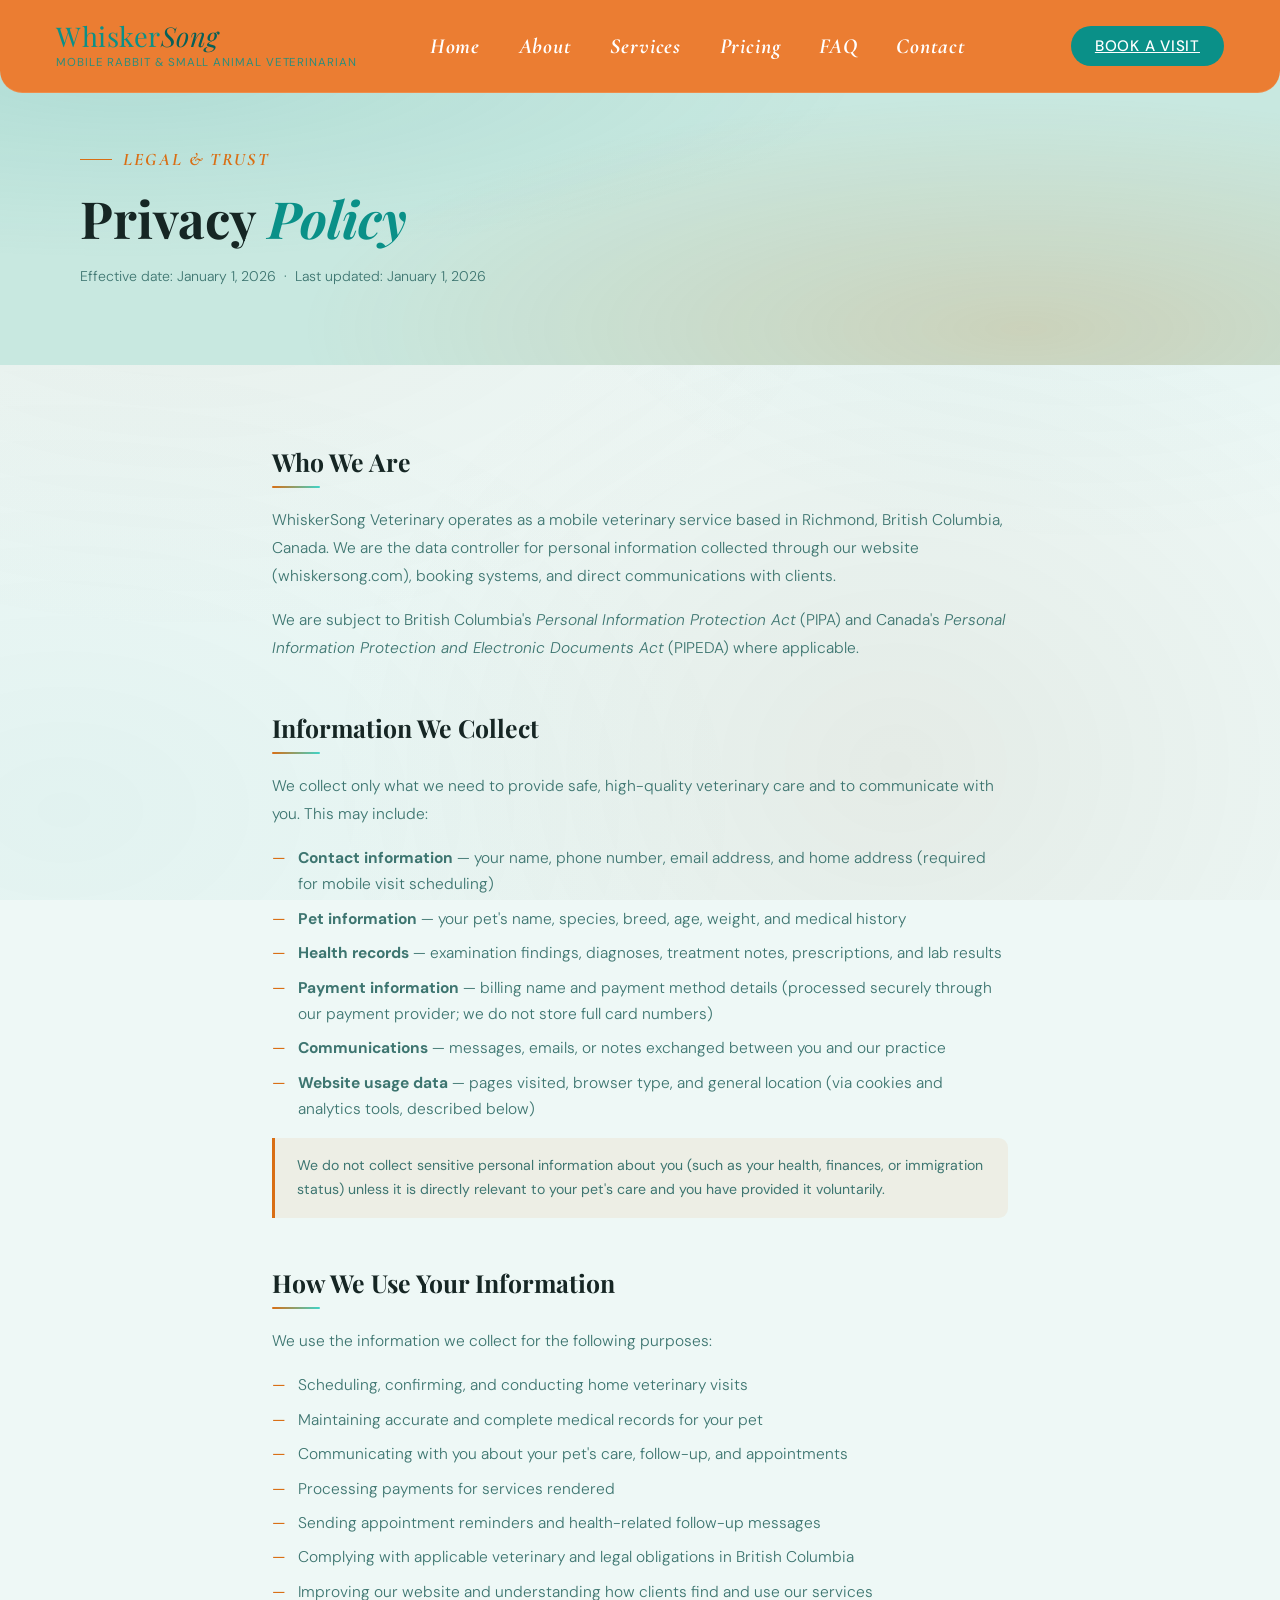
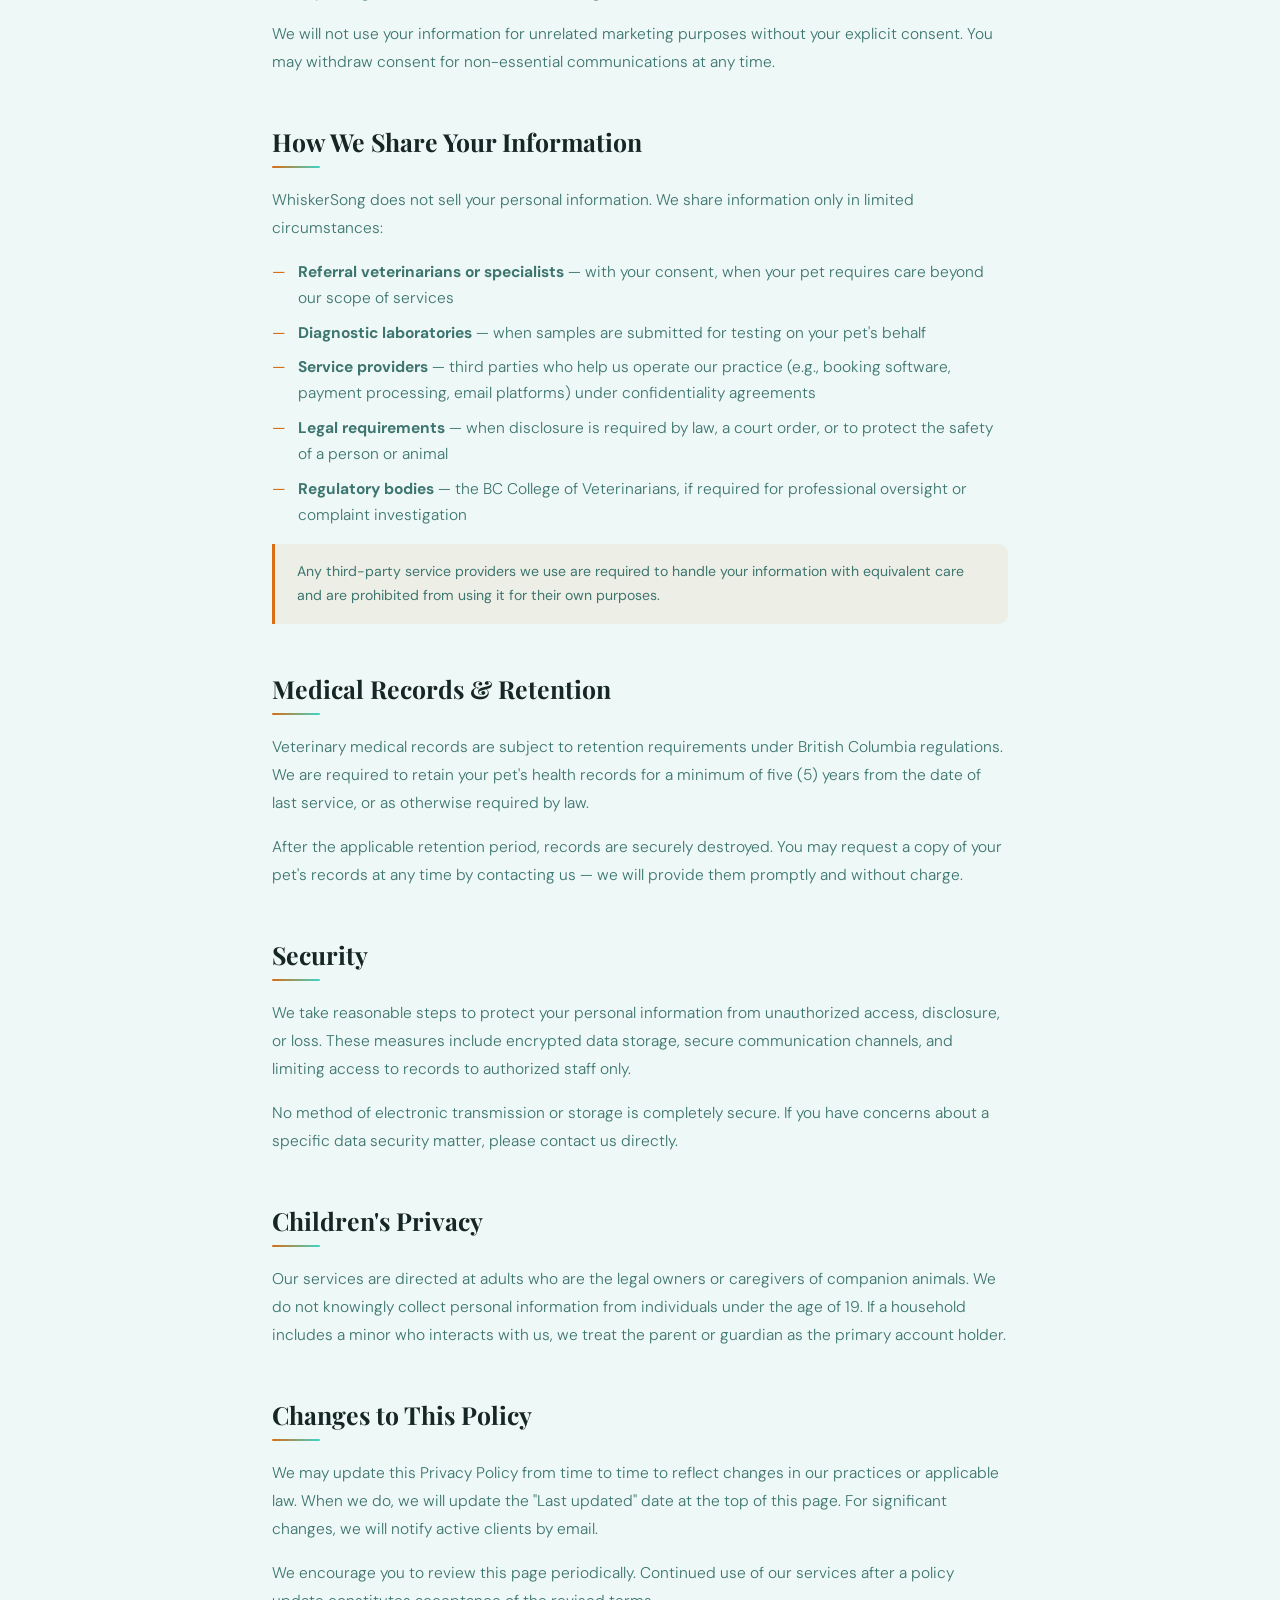
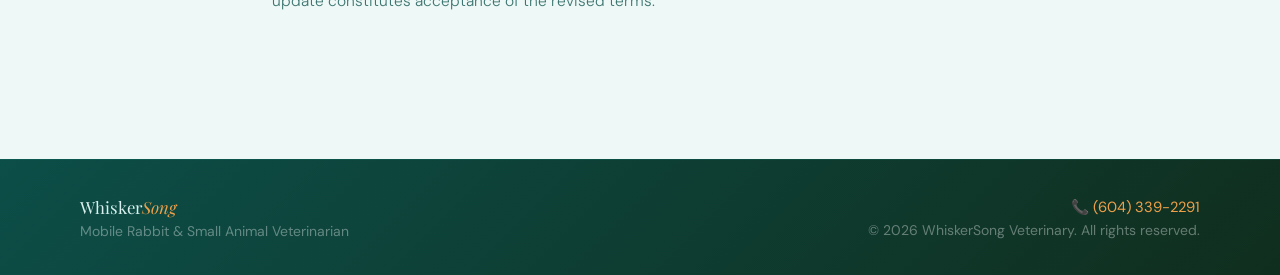
<file: whiskersong_-_Privacy_Policy.html>
<!DOCTYPE html>
<html lang="en">
<head>
<meta charset="UTF-8">
<meta name="robots" content="noindex, nofollow" />  
<meta name="viewport" content="width=device-width, initial-scale=1.0">
<title>Privacy Policy | WhiskerSong Mobile Veterinarian — Greater Vancouver, BC</title>
<meta name="description" content="WhiskerSong's privacy policy. Learn how we collect, use, and protect your personal information and your pet's health records.">
<link rel="canonical" href="https://www.whiskersong.ca/privacy">
<link href="https://fonts.googleapis.com/css2?family=Playfair+Display:ital,wght@0,400;0,600;1,400&family=DM+Sans:wght@300;400;500&family=Cormorant+Garamond:ital,wght@0,500;1,500&display=swap" rel="stylesheet">
<link rel="stylesheet" href="styles.css">
<style>
/* ── PAGE HERO ── */
  .page-hero {
    padding: 9rem 5rem 5rem;
    background:
      radial-gradient(ellipse at 80% 90%, rgba(217,110,20,0.18) 0%, transparent 50%),
      radial-gradient(ellipse at 10% 20%, rgba(10,144,136,0.12) 0%, transparent 45%),
      #c8e8e0;
    position: relative; z-index: 1;
  }

.page-hero .eyebrow {
    font-size: 1.1rem; font-weight: 700; letter-spacing: 0.12em;
    font-family: 'Cormorant Garamond', serif; font-style: italic;
    text-transform: uppercase; color: var(--terra);
    margin-bottom: 1.2rem;
    display: inline-flex; align-items: center; gap: 0.7rem;
  }

.page-hero .eyebrow::before {
    content: ''; display: inline-block;
    width: 2rem; height: 1px; background: var(--terra); flex-shrink: 0;
  }

.page-hero h1 {
    font-family: 'Playfair Display', serif;
    font-size: clamp(2.2rem, 4vw, 3.2rem);
    line-height: 1.15; color: var(--charcoal); margin-bottom: 1.2rem;
  }

.page-hero h1 em { color: var(--sage-dark); font-style: italic; }

.page-hero .hero-meta {
    font-size: 0.88rem; color: var(--mid); font-weight: 300;
  }

/* ── POLICY BODY ── */
  .policy-wrap {
    max-width: 800px;
    margin: 0 auto;
    padding: 5rem 2rem 6rem;
    position: relative; z-index: 1;
  }

.policy-intro {
    background: rgba(204,232,228,0.5);
    border: 1px solid rgba(10,144,136,0.2);
    border-radius: 1.2rem;
    padding: 1.8rem 2.2rem;
    margin-bottom: 3.5rem;
    font-size: 1rem;
    line-height: 1.75;
    color: var(--mid);
    font-weight: 300;
  }

.policy-intro strong {
    color: var(--charcoal);
    font-weight: 500;
  }

.policy-section {
    margin-bottom: 3rem;
  }

.policy-section h2 {
    font-family: 'Playfair Display', serif;
    font-size: 1.55rem;
    color: var(--charcoal);
    margin-bottom: 0.5rem;
    display: flex; align-items: center; gap: 0.7rem;
  }

.policy-section h2 .section-num {
    font-family: 'Cormorant Garamond', serif;
    font-style: italic;
    font-size: 1.1rem;
    color: var(--terra);
    font-weight: 700;
    letter-spacing: 0.05em;
    flex-shrink: 0;
  }

.policy-divider {
    width: 3rem; height: 2px;
    background: linear-gradient(90deg, var(--terra), var(--sage-light));
    border-radius: 2px;
    margin-bottom: 1.2rem;
  }

.policy-section p {
    font-size: 0.97rem;
    line-height: 1.8;
    color: var(--mid);
    font-weight: 300;
    margin-bottom: 1rem;
  }

.policy-section p:last-child { margin-bottom: 0; }

.policy-list {
    list-style: none;
    margin: 0.8rem 0 1rem;
    display: flex;
    flex-direction: column;
    gap: 0.5rem;
  }

.policy-list li {
    font-size: 0.97rem;
    line-height: 1.7;
    color: var(--mid);
    font-weight: 300;
    padding-left: 1.6rem;
    position: relative;
  }

.policy-list li::before {
    content: '—';
    position: absolute; left: 0;
    color: var(--terra); font-weight: 400;
  }

.policy-note {
    background: rgba(217,110,20,0.07);
    border-left: 3px solid var(--terra);
    border-radius: 0 0.6rem 0.6rem 0;
    padding: 1rem 1.4rem;
    margin-top: 1rem;
    font-size: 0.88rem;
    line-height: 1.7;
    color: var(--mid);
  }

/* ── CONTACT BAND ── */
  .contact-band {
    background: linear-gradient(135deg, #0d6e66 0%, #126055 40%, #2e3d1a 100%);
    padding: 5rem 5rem;
    text-align: center;
    position: relative; z-index: 1;
  }

.contact-band .section-tag {
    font-size: 1.1rem; letter-spacing: 0.12em; text-transform: uppercase;
    font-family: 'Cormorant Garamond', serif; font-style: italic; font-weight: 700;
    color: var(--terra-light); margin-bottom: 0.8rem;
  }

.contact-band h2 {
    font-family: 'Playfair Display', serif;
    font-size: 2.2rem; color: #e8f8f6; margin-bottom: 0.9rem;
  }

.contact-band h2 em { color: var(--sage-light); font-style: italic; }

.contact-band p {
    font-size: 0.97rem; color: rgba(232,248,246,0.65);
    font-weight: 300; margin-bottom: 2rem;
  }

.contact-band a.email-link {
    color: var(--terra-light);
    font-size: 1.05rem;
    font-weight: 500;
    text-decoration: none;
    border-bottom: 1px solid rgba(237,160,74,0.4);
    padding-bottom: 2px;
    transition: color 0.2s, border-color 0.2s;
  }

.contact-band a.email-link:hover { color: white; border-color: white; }

/* ── RESPONSIVE ── */
  @media (max-width: 768px) {
    nav { padding: 1.2rem 1.5rem; }
    .nav-links { gap: 1.4rem; }
    .nav-links a { font-size: 1.1rem; }
    .page-hero { padding: 2.5rem 1.5rem 3rem; }
    .policy-wrap { padding: 3rem 1.5rem 4rem; }
    .contact-band { padding: 4rem 1.5rem; }
    footer { padding: 2.5rem 1.5rem; flex-direction: column; align-items: flex-start; }
    .footer-right { text-align: left; }
  }
</style>
</head>
<body>

<!-- NAV -->
<nav aria-label="Main navigation">
  <div class="nav-logo">
    <div style="font-family:'Playfair Display',serif;font-size:1.7rem;color:#0a9088;letter-spacing:0.02em;line-height:1.1;">Whisker<span style="color:#076058;font-style:italic;">Song</span></div>
    <div style="font-family:'DM Sans',sans-serif;font-size:0.72rem;color:#0a9088;letter-spacing:0.08em;text-transform:uppercase;opacity:0.85;margin-top:0.15rem;">Mobile Rabbit & Small Animal Veterinarian</div>
  </div>
  <ul class="nav-links">
    <li><a href="https://whiskersong.com" target="_top">Home</a></li>
    <li><a href="https://whiskersong.com/about" target="_top">About</a></li>
    <li><a href="https://whiskersong.com/services" target="_top">Services</a></li>
    <li><a href="https://whiskersong.com/pricing" target="_top">Pricing</a></li>
    <li><a href="https://whiskersong.com/faq" target="_top">FAQ</a></li>
    <li><a href="https://whiskersong.com/contact" target="_top">Contact</a></li>
  </ul>
  <a href="https://whiskersong.com/bookvisit" target="_top" class="button nav-cta">Book a Visit</a>
</nav>

<!-- PAGE HERO -->
<header class="page-hero" aria-label="Privacy Policy header">
  <div class="eyebrow">Legal & Trust</div>
  <h1>Privacy <em>Policy</em></h1>
  <p class="hero-meta">Effective date: January 1, 2026 &nbsp;·&nbsp; Last updated: January 1, 2026</p>
</header>

<!-- POLICY CONTENT -->
<main>
  <div class="policy-wrap">

    <!-- 1 -->
    <section class="policy-section" aria-labelledby="s1">
      <h2 id="s1">Who We Are</h2>
      <div class="policy-divider"></div>
      <p>WhiskerSong Veterinary operates as a mobile veterinary service based in Richmond, British Columbia, Canada. We are the data controller for personal information collected through our website (whiskersong.com), booking systems, and direct communications with clients.</p>
      <p>We are subject to British Columbia's <em>Personal Information Protection Act</em> (PIPA) and Canada's <em>Personal Information Protection and Electronic Documents Act</em> (PIPEDA) where applicable.</p>
    </section>

    <!-- 2 -->
    <section class="policy-section" aria-labelledby="s2">
      <h2 id="s2">Information We Collect</h2>
      <div class="policy-divider"></div>
      <p>We collect only what we need to provide safe, high-quality veterinary care and to communicate with you. This may include:</p>
      <ul class="policy-list">
        <li><strong>Contact information</strong> — your name, phone number, email address, and home address (required for mobile visit scheduling)</li>
        <li><strong>Pet information</strong> — your pet's name, species, breed, age, weight, and medical history</li>
        <li><strong>Health records</strong> — examination findings, diagnoses, treatment notes, prescriptions, and lab results</li>
        <li><strong>Payment information</strong> — billing name and payment method details (processed securely through our payment provider; we do not store full card numbers)</li>
        <li><strong>Communications</strong> — messages, emails, or notes exchanged between you and our practice</li>
        <li><strong>Website usage data</strong> — pages visited, browser type, and general location (via cookies and analytics tools, described below)</li>
      </ul>
      <div class="policy-note">We do not collect sensitive personal information about you (such as your health, finances, or immigration status) unless it is directly relevant to your pet's care and you have provided it voluntarily.</div>
    </section>

    <!-- 3 -->
    <section class="policy-section" aria-labelledby="s3">
      <h2 id="s3">How We Use Your Information</h2>
      <div class="policy-divider"></div>
      <p>We use the information we collect for the following purposes:</p>
      <ul class="policy-list">
        <li>Scheduling, confirming, and conducting home veterinary visits</li>
        <li>Maintaining accurate and complete medical records for your pet</li>
        <li>Communicating with you about your pet's care, follow-up, and appointments</li>
        <li>Processing payments for services rendered</li>
        <li>Sending appointment reminders and health-related follow-up messages</li>
        <li>Complying with applicable veterinary and legal obligations in British Columbia</li>
        <li>Improving our website and understanding how clients find and use our services</li>
      </ul>
      <p>We will not use your information for unrelated marketing purposes without your explicit consent. You may withdraw consent for non-essential communications at any time.</p>
    </section>

    <!-- 4 -->
    <section class="policy-section" aria-labelledby="s4">
      <h2 id="s4">How We Share Your Information</h2>
      <div class="policy-divider"></div>
      <p>WhiskerSong does not sell your personal information. We share information only in limited circumstances:</p>
      <ul class="policy-list">
        <li><strong>Referral veterinarians or specialists</strong> — with your consent, when your pet requires care beyond our scope of services</li>
        <li><strong>Diagnostic laboratories</strong> — when samples are submitted for testing on your pet's behalf</li>
        <li><strong>Service providers</strong> — third parties who help us operate our practice (e.g., booking software, payment processing, email platforms) under confidentiality agreements</li>
        <li><strong>Legal requirements</strong> — when disclosure is required by law, a court order, or to protect the safety of a person or animal</li>
        <li><strong>Regulatory bodies</strong> — the BC College of Veterinarians, if required for professional oversight or complaint investigation</li>
      </ul>
      <div class="policy-note">Any third-party service providers we use are required to handle your information with equivalent care and are prohibited from using it for their own purposes.</div>
    </section>

    <!-- 5 -->
    <section class="policy-section" aria-labelledby="s5">
      <h2 id="s5">Medical Records & Retention</h2>
      <div class="policy-divider"></div>
      <p>Veterinary medical records are subject to retention requirements under British Columbia regulations. We are required to retain your pet's health records for a minimum of five (5) years from the date of last service, or as otherwise required by law.</p>
      <p>After the applicable retention period, records are securely destroyed. You may request a copy of your pet's records at any time by contacting us — we will provide them promptly and without charge.</p>
    </section>

    <!-- 6 -->
    <section class="policy-section" aria-labelledby="s6">
      <h2 id="s6">Security</h2>
      <div class="policy-divider"></div>
      <p>We take reasonable steps to protect your personal information from unauthorized access, disclosure, or loss. These measures include encrypted data storage, secure communication channels, and limiting access to records to authorized staff only.</p>
      <p>No method of electronic transmission or storage is completely secure. If you have concerns about a specific data security matter, please contact us directly.</p>
    </section>

    <!-- 7 -->
    <section class="policy-section" aria-labelledby="s7">
      <h2 id="s7">Children's Privacy</h2>
      <div class="policy-divider"></div>
      <p>Our services are directed at adults who are the legal owners or caregivers of companion animals. We do not knowingly collect personal information from individuals under the age of 19. If a household includes a minor who interacts with us, we treat the parent or guardian as the primary account holder.</p>
    </section>

    <!-- 8 -->
    <section class="policy-section" aria-labelledby="s8">
      <h2 id="s8">Changes to This Policy</h2>
      <div class="policy-divider"></div>
      <p>We may update this Privacy Policy from time to time to reflect changes in our practices or applicable law. When we do, we will update the "Last updated" date at the top of this page. For significant changes, we will notify active clients by email.</p>
      <p>We encourage you to review this page periodically. Continued use of our services after a policy update constitutes acceptance of the revised terms.</p>
    </section>

  </div>

</main>

<!-- FOOTER -->
<footer role="contentinfo" aria-label="Site footer">
  <div>
    <div class="footer-brand">Whisker<span>Song</span></div>
    <div class="footer-sub">Mobile Rabbit & Small Animal Veterinarian</div>
  </div>
  <div class="footer-right">
    <div class="footer-phone">📞 (604) 339-2291</div>
    <div>© 2026 WhiskerSong Veterinary. All rights reserved.</div>
  </div>
</footer>

</body>
</html>
</file>
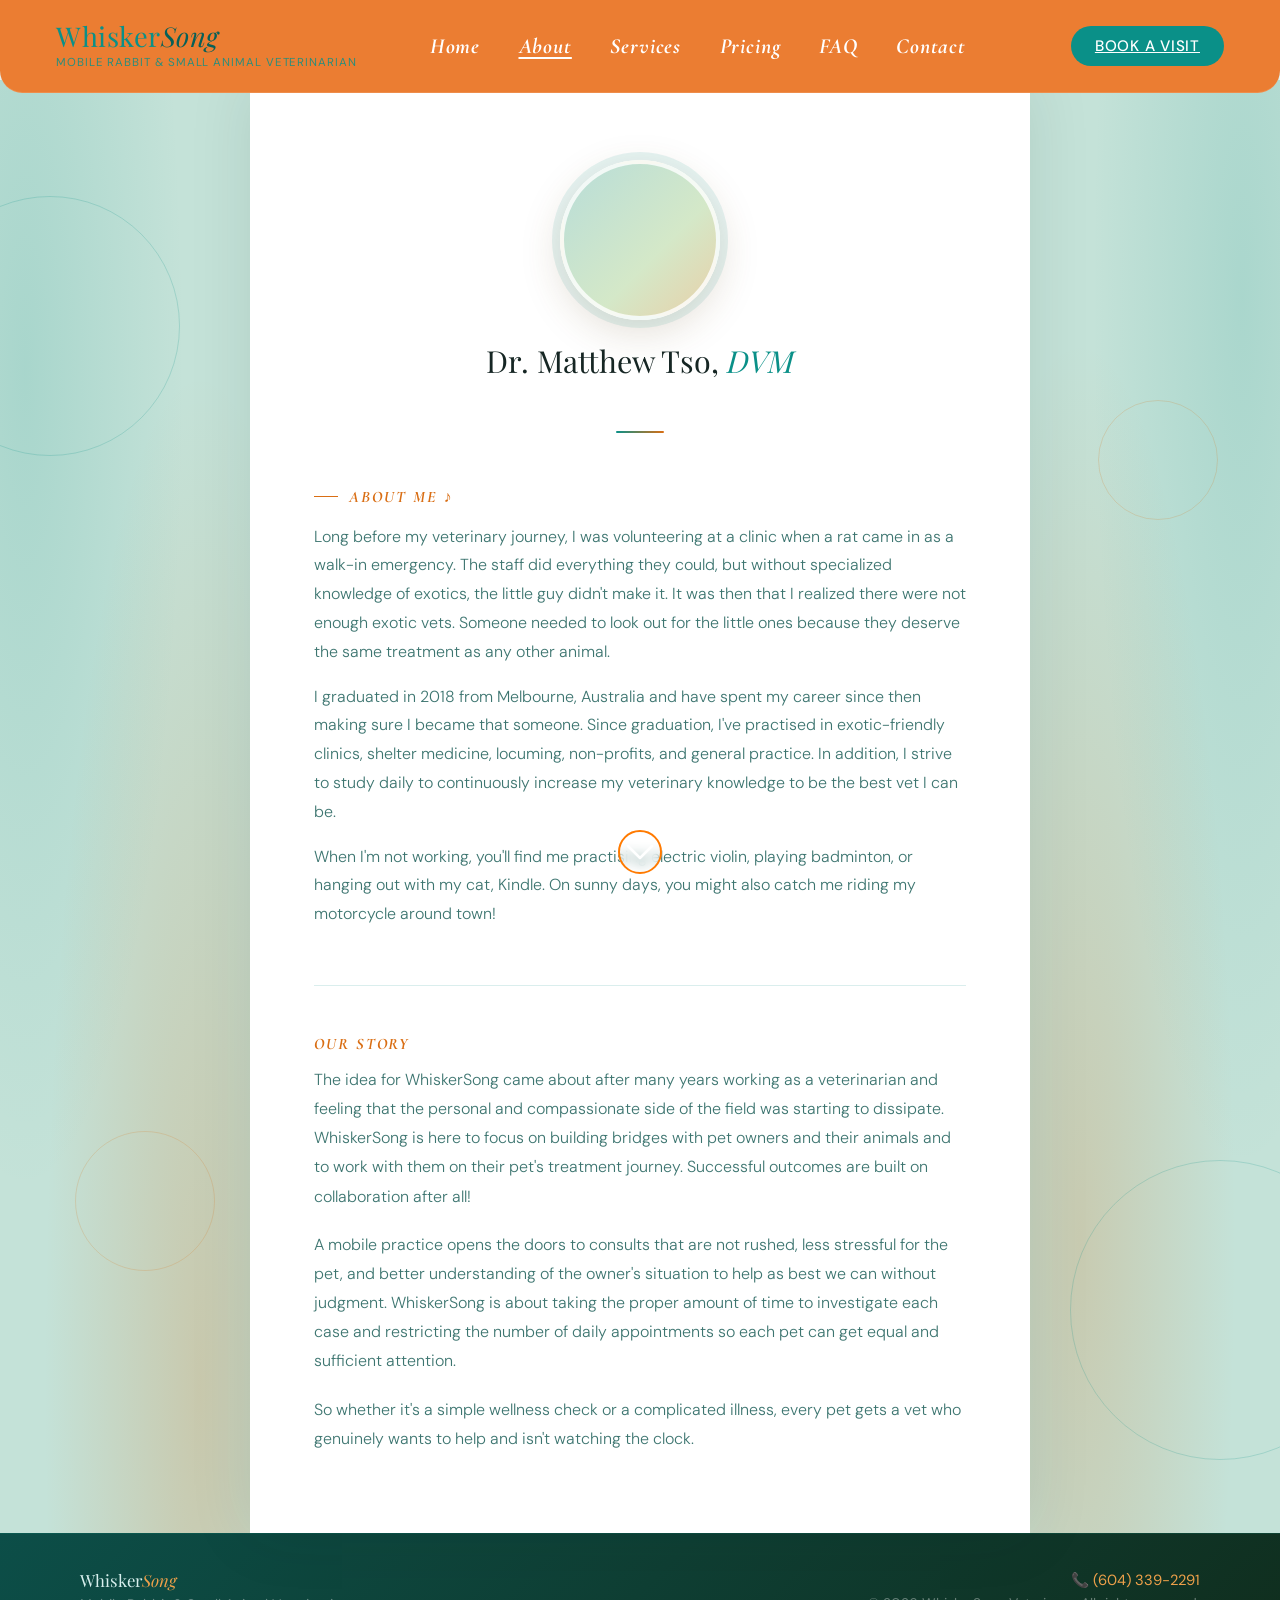
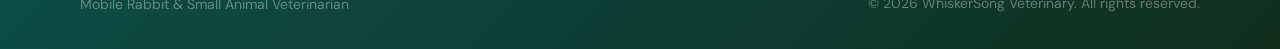
<file: whiskersong_about.html>
<!DOCTYPE html>
<html lang="en">
<head>
<meta charset="UTF-8">
<meta name="robots" content="noindex, nofollow" />
<meta name="viewport" content="width=device-width, initial-scale=1.0">
<title>About | WhiskerSong Mobile Rabbit & Small Animal Veterinarian</title>
<meta name="description" content="Learn about WhiskerSong, a mobile veterinary practice dedicated to rabbits, guinea pigs, chinchillas, and other small companions across Greater Vancouver, BC.">
<link href="https://fonts.googleapis.com/css2?family=Playfair+Display:ital,wght@0,400;0,600;1,400&family=DM+Sans:wght@300;400;500&family=Cormorant+Garamond:ital,wght@0,500;1,500&display=swap" rel="stylesheet">
<link rel="stylesheet" href="styles.css">
<style>
/* ── UNIFIED VET SECTION ── */
  .vet-section {
    position: relative;
    display: grid;
    grid-template-columns: 1fr minmax(0, 780px) 1fr;
    min-height: calc(100vh - 80px);
    padding-top: 80px; /* nav height */
  }

/* teal/orange side columns */
  .vet-col-side {
    background:
      radial-gradient(ellipse at 80% 90%, rgba(217,110,20,0.22) 0%, transparent 55%),
      radial-gradient(ellipse at 10% 20%, rgba(10,144,136,0.15) 0%, transparent 50%),
      #c4e2d8;
    position: relative;
    overflow: hidden;
  }

.vet-col-side.right {
    background:
      radial-gradient(ellipse at 20% 80%, rgba(217,110,20,0.20) 0%, transparent 55%),
      radial-gradient(ellipse at 85% 15%, rgba(10,144,136,0.14) 0%, transparent 50%),
      #c4e2d8;
  }

/* decorative circles in side columns */
  .side-deco {
    position: absolute; border-radius: 50%;
    border: 1px solid rgba(10,144,136,0.20);
    pointer-events: none;
  }

.vet-col-side.left .side-deco.d1 { width: 260px; height: 260px; top: 8%; left: -80px; }

.vet-col-side.left .side-deco.d2 { width: 140px; height: 140px; bottom: 18%; left: 30%; border-color: rgba(217,110,20,0.18); }

.vet-col-side.right .side-deco.d1 { width: 300px; height: 300px; bottom: 5%; right: -90px; }

.vet-col-side.right .side-deco.d2 { width: 120px; height: 120px; top: 22%; right: 25%; border-color: rgba(217,110,20,0.18); }

/* white centred card */
  .vet-card-center {
    background: white;
    box-shadow: 0 0 60px rgba(22,38,36,0.10);
    display: flex; flex-direction: column; align-items: center;
    padding: 5rem 4rem 5rem;
    z-index: 2;
    position: relative;
  }

/* avatar */
  .vet-avatar {
    width: 160px; height: 160px; border-radius: 50%;
    border: 4px solid rgba(255,255,255,0.8);
    box-shadow: 0 12px 40px rgba(101,72,28,0.18), 0 0 0 8px rgba(10,144,136,0.10);
    background: linear-gradient(135deg, #b8ddd8 0%, #d4e8c8 60%, #e8d0a8 100%);
    display: flex; align-items: center; justify-content: center;
    overflow: hidden; margin-bottom: 1.5rem;
  }

.vet-creds-inline {
    text-align: center; margin-bottom: 3rem;
  }

.vet-creds-inline .name {
    font-family: 'Playfair Display', serif; font-size: 1.9rem; color: var(--charcoal);
    line-height: 1.1; margin-bottom: 0.35rem;
  }

.vet-creds-inline .name em { color: var(--sage-dark); font-style: italic; }

.vet-creds-inline .creds {
    font-size: 0.8rem; color: var(--light-text); letter-spacing: 0.09em; text-transform: uppercase;
  }

.divider {
    width: 48px; height: 2px;
    background: linear-gradient(90deg, var(--sage-dark), var(--terra));
    border-radius: 2px; margin: 0 auto 3rem;
  }

.eyebrow {
    font-size: 1rem; font-weight: 700; letter-spacing: 0.12em;
    font-family: 'Cormorant Garamond', serif; font-style: italic;
    text-transform: uppercase; color: var(--terra);
    margin-bottom: 1rem;
    display: inline-flex; align-items: center; gap: 0.7rem;
  }

.eyebrow::before {
    content: ''; display: inline-block;
    width: 1.5rem; height: 1px; background: var(--terra); flex-shrink: 0;
  }

.section-tag {
    font-size: 1rem; letter-spacing: 0.12em; text-transform: uppercase;
    font-family: 'Cormorant Garamond', serif; font-style: italic; font-weight: 700;
    color: var(--terra); margin-bottom: 0.7rem;
  }

/* meet the vet block */
  .meet-block {
    width: 100%; text-align: left; margin-bottom: 3.5rem;
  }

.meet-block h2 {
    font-family: 'Playfair Display', serif;
    font-size: clamp(1.6rem, 2.5vw, 2rem);
    line-height: 1.2; color: var(--charcoal); margin-bottom: 1.2rem;
  }

.meet-block h2 em { color: var(--sage-dark); font-style: italic; }

.hero-desc {
    font-size: 1rem; line-height: 1.8; color: var(--mid); font-weight: 300;
    margin-bottom: 1rem;
  }

.hero-desc:last-child { margin-bottom: 0; }

/* story block */
  .story-block {
    width: 100%; text-align: left;
    padding-top: 3rem;
    border-top: 1px solid rgba(10,144,136,0.15);
  }

.story-block h2 {
    font-family: 'Playfair Display', serif;
    font-size: clamp(1.6rem, 2.5vw, 2rem);
    line-height: 1.2; color: var(--charcoal); margin-bottom: 1.4rem;
  }

.story-block h2 em { color: var(--sage-dark); font-style: italic; }

.story-block p {
    font-size: 1rem; line-height: 1.82; color: var(--mid);
    font-weight: 300; margin-bottom: 1.2rem;
  }

.story-block p:last-child { margin-bottom: 0; }

/* ── RESPONSIVE ── */
  @media (max-width: 1100px) {
    .vet-section { grid-template-columns: 80px minmax(0,1fr) 80px; }
  }

@media (max-width: 768px) {
    nav { padding: 1.2rem 2rem; }
    .nav-links { gap: 1.4rem; }
    .vet-section { grid-template-columns: 1fr; padding-top: 0; }
    .vet-col-side { display: none; }
    .vet-card-center { padding: 2.5rem 1.3rem 3rem; }
    footer { flex-direction: column; gap: 2rem; text-align: center; padding: 3rem 2rem; }
    .footer-right { text-align: center; }
  }
</style>
</head>
<body>

<!-- NAV -->
<nav role="navigation" aria-label="Main navigation">
  <div class="nav-logo">
    <div style="font-family:'Playfair Display',serif;font-size:1.7rem;color:#0a9088;letter-spacing:0.02em;line-height:1.1;">Whisker<span style="color:#076058;font-style:italic;">Song</span></div>
    <div style="font-family:'DM Sans',sans-serif;font-size:0.72rem;color:#0a9088;letter-spacing:0.08em;text-transform:uppercase;opacity:0.85;margin-top:0.15rem;">Mobile Rabbit & Small Animal Veterinarian</div>
  </div>
  <ul class="nav-links">
    <li><a href="https://whiskersong.com" target="_top">Home</a></li>
    <li><a href="https://whiskersong.com/about" target="_top" class="active">About</a></li>
    <li><a href="https://whiskersong.com/services" target="_top">Services</a></li>
    <li><a href="https://whiskersong.com/pricing" target="_top">Pricing</a></li>
    <li><a href="https://whiskersong.com/faq" target="_top">FAQ</a></li>
    <li><a href="https://whiskersong.com/contact" target="_top">Contact</a></li>
  </ul>
  <a href="https://whiskersong.com/bookvisit" target="_top" class="button nav-cta">Book a Visit</a>
</nav>

<!-- UNIFIED VET SECTION -->
<main id="main-content">
<section class="vet-section" aria-label="About Dr. Chen & WhiskerSong">

  <!-- Left teal/orange column -->
  <div class="vet-col-side left" aria-hidden="true">
    <div class="side-deco d1"></div>
    <div class="side-deco d2"></div>
  </div>

  <!-- White centred card -->
  <div class="vet-card-center">

    <!-- Avatar -->
    <div class="vet-avatar" aria-hidden="true">

    </div>

    <!-- Name & credentials -->
    <div class="vet-creds-inline">
      <div class="name">Dr. Matthew Tso, <em>DVM</em></div>
    </div>

    <div class="divider"></div>

    <!-- Meet the vet -->
    <div class="meet-block fade-up">
      <div class="eyebrow">About me ♪</div>
      <p class="hero-desc">
        Long before my veterinary journey, I was volunteering at a clinic when a rat came in as a walk-in emergency. The staff did everything they could, but without specialized knowledge of exotics, the little guy didn't make it. It was then that I realized there were not enough exotic vets. Someone needed to look out for the little ones because they deserve the same treatment as any other animal.
      </p>
      <p class="hero-desc">
        I graduated in 2018 from Melbourne, Australia and have spent my career since then making sure I became that someone. Since graduation, I've practised in exotic-friendly clinics, shelter medicine, locuming, non-profits, and general practice. In addition, I strive to study daily to continuously increase my veterinary knowledge to be the best vet I can be.
      </p>
      <p class="hero-desc">
        When I'm not working, you'll find me practising electric violin, playing badminton, or hanging out with my cat, Kindle. On sunny days, you might also catch me riding my motorcycle around town!
      </p>
    </div>

    <!-- Our Story -->
    <div class="story-block fade-up delay-1">
      <div class="section-tag">Our Story</div>
      <p>
        The idea for WhiskerSong came about after many years working as a veterinarian and feeling that the personal and compassionate side of the field was starting to dissipate. WhiskerSong is here to focus on building bridges with pet owners and their animals and to work with them on their pet's treatment journey. Successful outcomes are built on collaboration after all!
      </p>
      <p>
        A mobile practice opens the doors to consults that are not rushed, less stressful for the pet, and better understanding of the owner's situation to help as best we can without judgment. WhiskerSong is about taking the proper amount of time to investigate each case and restricting the number of daily appointments so each pet can get equal and sufficient attention.
      </p>
      <p>
        So whether it's a simple wellness check or a complicated illness, every pet gets a vet who genuinely wants to help and isn't watching the clock.
      </p>
    </div>

  </div>

  <!-- Right teal/orange column -->
  <div class="vet-col-side right" aria-hidden="true">
    <div class="side-deco d1"></div>
    <div class="side-deco d2"></div>
  </div>

</section>
</main>

<!-- FOOTER -->
<footer role="contentinfo" aria-label="Site footer">
  <div>
    <div class="footer-brand">Whisker<span>Song</span></div>
    <div class="footer-sub">Mobile Rabbit & Small Animal Veterinarian</div>
  </div>
  <div class="footer-right">
    <div class="footer-phone">📞 (604) 339-2291</div>
    <div>© 2026 WhiskerSong Veterinary. All rights reserved.</div>
  </div>
</footer>

<!-- Scroll indicators -->
<div class="scroll-down" id="scrollDown" aria-label="Scroll down" role="button" tabindex="0" onclick="window.scrollBy({top: window.innerHeight * 0.8, behavior: 'smooth'})">
  <svg width="36" height="36" viewBox="0 0 36 36" fill="none" xmlns="http://www.w3.org/2000/svg">
    <polyline points="6,12 18,24 30,12" stroke="white" stroke-width="2.5" stroke-linecap="round" stroke-linejoin="round"/>
  </svg>
</div>

<div class="scroll-up" id="scrollUp" aria-label="Scroll to previous section" role="button" tabindex="0">
  <svg width="36" height="36" viewBox="0 0 36 36" fill="none" xmlns="http://www.w3.org/2000/svg">
    <polyline points="6,24 18,12 30,24" stroke="white" stroke-width="2.5" stroke-linecap="round" stroke-linejoin="round"/>
  </svg>
</div>

<script src="scripts.js" defer></script>

</body>
</html>
</file>
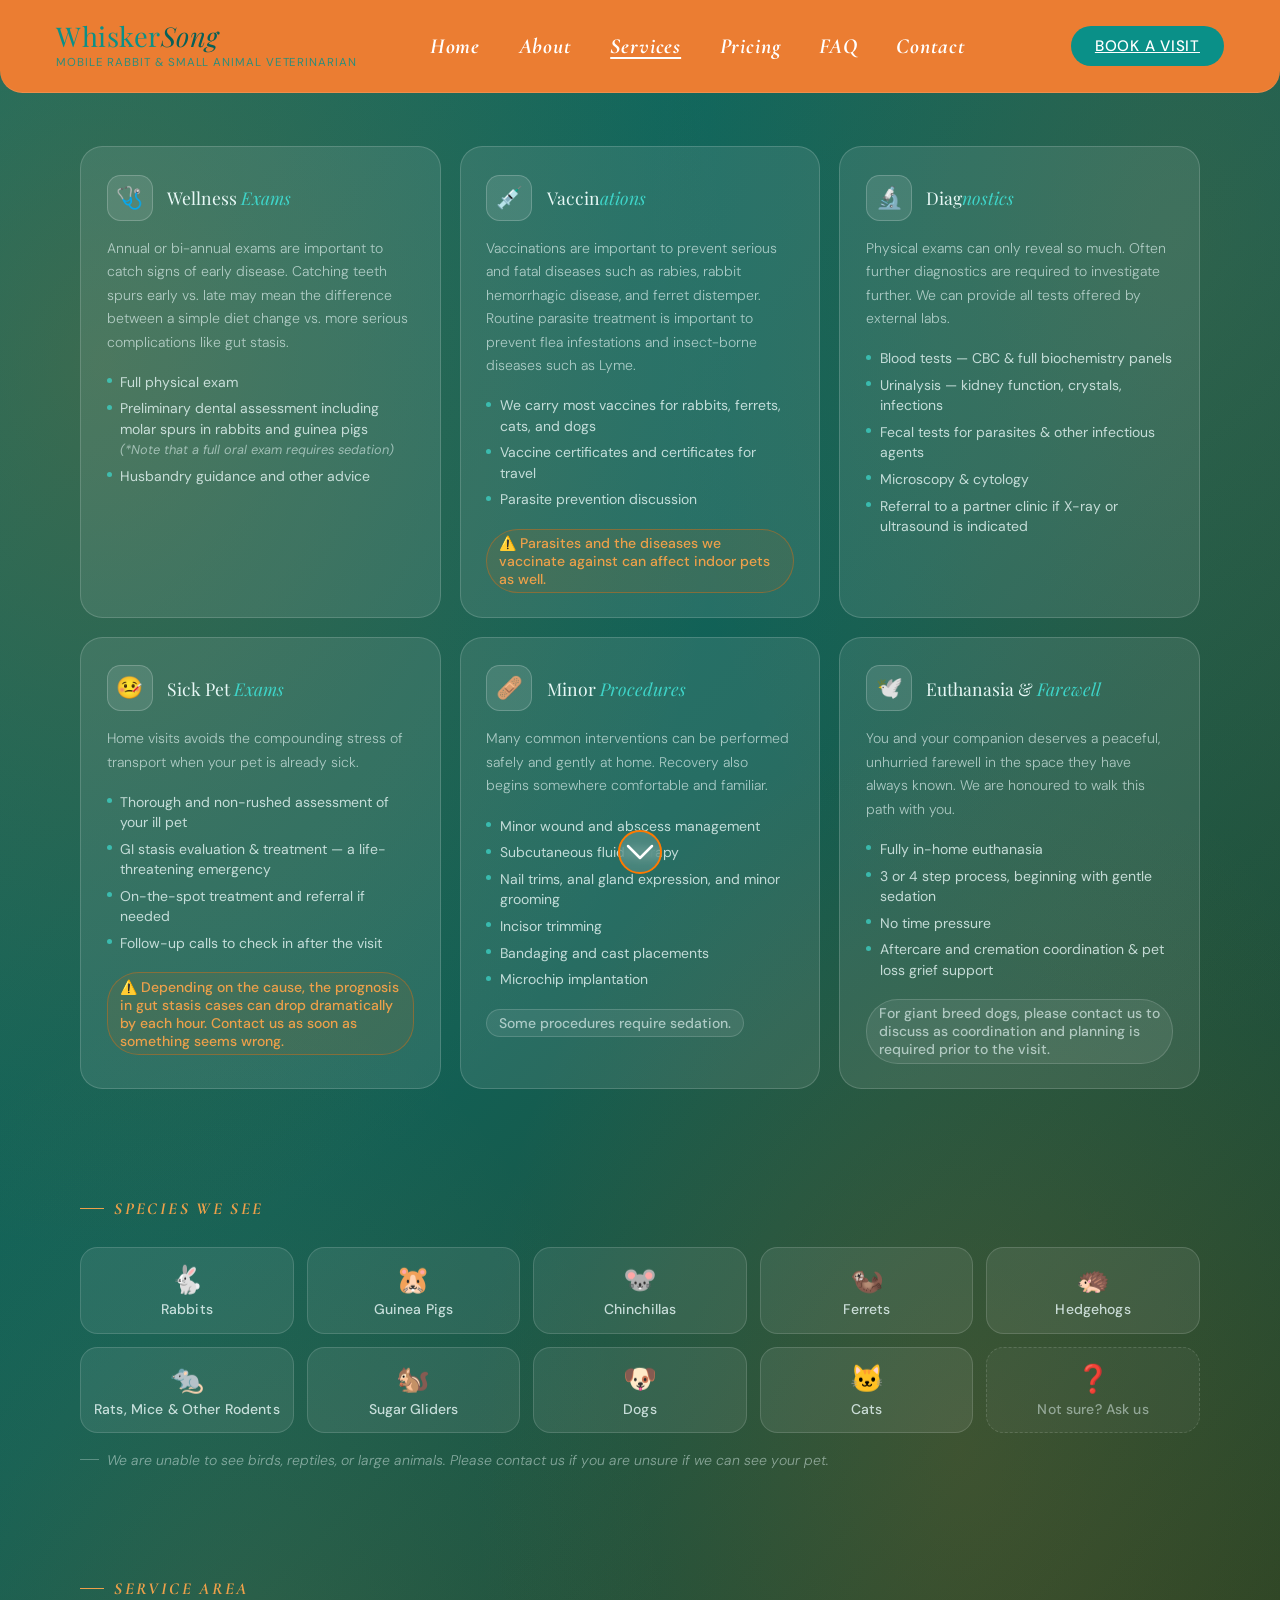
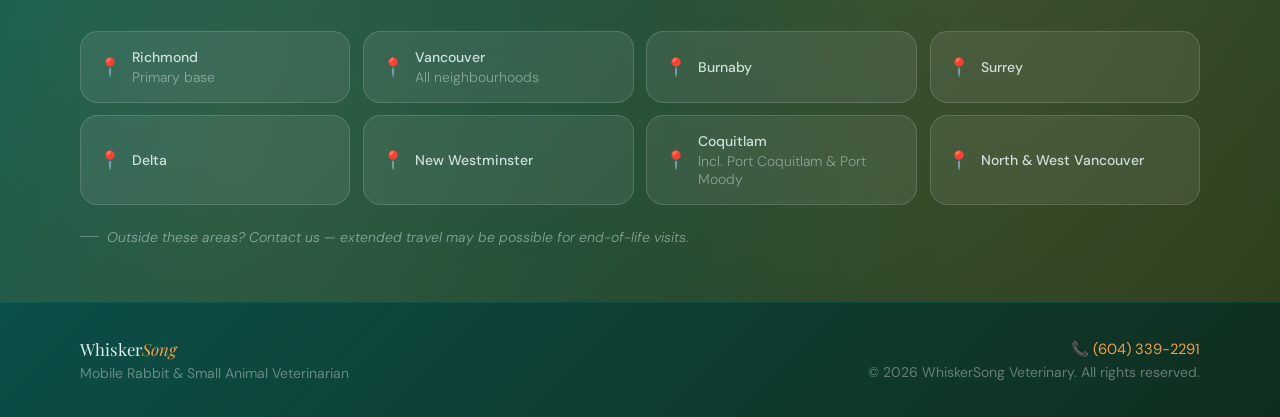
<file: whiskersong_services.html>
<!DOCTYPE html>
<html lang="en">
<head>
<meta charset="UTF-8">
<meta name="robots" content="noindex, nofollow" />    
<meta name="viewport" content="width=device-width, initial-scale=1.0">
<title>Services | WhiskerSong Mobile Rabbit & Small Animal Veterinarian — Greater Vancouver, BC</title>
<meta name="description" content="WhiskerSong's mobile veterinary services: wellness exams, vaccinations, diagnostics, sick pet exams, minor procedures, and compassionate euthanasia — all in the comfort of your home.">
<link rel="canonical" href="https://www.whiskersong.ca/services">
<link href="https://fonts.googleapis.com/css2?family=Playfair+Display:ital,wght@0,400;0,600;1,400&family=DM+Sans:wght@300;400;500&family=Cormorant+Garamond:ital,wght@0,500;1,500&display=swap" rel="stylesheet">
<link rel="stylesheet" href="styles.css">
<style>
body::before { content: none; }

body {
    font-family: 'DM Sans', sans-serif;
    color: #e8f8f6;
    overflow-x: clip;
    background:
      radial-gradient(ellipse at 8%  18%, rgba(217,110,20,0.22) 0%, transparent 38%),
      radial-gradient(ellipse at 92% 12%, rgba(217,110,20,0.14) 0%, transparent 32%),
      radial-gradient(ellipse at 75% 72%, rgba(217,110,20,0.16) 0%, transparent 36%),
      radial-gradient(ellipse at 18% 85%, rgba(237,160,74,0.10) 0%, transparent 30%),
      linear-gradient(135deg, #0d6e66 0%, #126055 45%, #2e3d1a 100%);
    min-height: 100vh;
  }

/* ── PAGE WRAP ── */
  .page-wrap { padding: 108px 5rem 3.5rem; position: relative; z-index: 1; }

/* ── PAGE HEADER ── */
  .page-header { margin-bottom: 2.4rem; }

.section-tag {
    font-size: 1.05rem; letter-spacing: 0.14em; text-transform: uppercase;
    font-family: 'Cormorant Garamond', serif; font-style: italic; font-weight: 700;
    color: var(--terra-light); margin-bottom: 0.45rem;
    display: inline-flex; align-items: center; gap: 0.65rem;
  }

.section-tag::before {
    content: ''; display: inline-block;
    width: 1.5rem; height: 1px; background: var(--terra-light);
  }

.page-header h1 {
    font-family: 'Playfair Display', serif;
    font-size: clamp(1.9rem, 3vw, 2.6rem);
    line-height: 1.15; color: #e8f8f6; margin-bottom: 0.6rem;
  }

.page-header h1 em { color: var(--sage-light); font-style: italic; }

.page-header p {
    font-size: 0.95rem; line-height: 1.7;
    color: rgba(232,248,246,0.65); font-weight: 300; max-width: 540px;
  }

/* ── SERVICE GRID ── */
  .services-grid {
    display: grid; grid-template-columns: repeat(3, 1fr);
    gap: 1.2rem; margin-bottom: 3rem;
  }

.service-card {
    background: rgba(255,255,255,0.09);
    border: 1px solid rgba(255,255,255,0.16);
    border-radius: 1.4rem; padding: 1.7rem 1.6rem 1.5rem;
    position: relative; overflow: hidden;
    transition: transform 0.25s, box-shadow 0.25s, border-color 0.25s, background 0.25s;
    cursor: default;
  }

.service-card:hover {
    transform: translateY(-4px);
    box-shadow: 0 18px 48px rgba(0,0,0,0.28);
    border-color: rgba(255,255,255,0.28);
    background: rgba(255,255,255,0.13);
  }

.service-card::after {
    content: ''; position: absolute; bottom: 0; left: 0; right: 0; height: 3px;
    background: linear-gradient(90deg, var(--sage-dark), var(--terra));
    transform: scaleX(0); transform-origin: left;
    transition: transform 0.35s cubic-bezier(.4,0,.2,1);
  }

.service-card:hover::after { transform: scaleX(1); }

.service-card::before {
    content: ''; position: absolute; top: -40px; right: -40px;
    width: 110px; height: 110px; border-radius: 50%;
    background: radial-gradient(circle, rgba(217,110,20,0.2) 0%, transparent 70%);
    pointer-events: none; opacity: 0; transition: opacity 0.3s;
  }

.service-card:hover::before { opacity: 1; }

.card-top {
    display: flex; align-items: center; gap: 0.9rem; margin-bottom: 1rem;
  }

.card-icon {
    width: 46px; height: 46px; border-radius: 0.85rem; flex-shrink: 0;
    background: rgba(255,255,255,0.1); border: 1px solid rgba(255,255,255,0.2);
    display: flex; align-items: center; justify-content: center; font-size: 1.35rem;
    transition: background 0.2s, transform 0.25s;
  }

.service-card:hover .card-icon { background: rgba(255,255,255,0.16); transform: scale(1.08); }

.card-meta { flex: 1; }

.card-number { display: none; }

.card-title {
    font-family: 'Playfair Display', serif;
    font-size: 1.1rem; color: #e8f8f6; line-height: 1.2;
  }

.card-title em { color: var(--sage-light); font-style: italic; }

.card-desc {
    font-size: 0.875rem; line-height: 1.68;
    color: rgba(232,248,246,0.66); font-weight: 300; margin-bottom: 1.1rem;
  }

.card-bullets {
    list-style: none; display: flex; flex-direction: column; gap: 0.4rem;
    margin-bottom: 1.2rem;
  }

.card-bullets li {
    display: flex; align-items: flex-start; gap: 0.55rem;
    font-size: 0.875rem; color: rgba(232,248,246,0.8); line-height: 1.45;
  }

.cb-dot {
    width: 5px; height: 5px; border-radius: 50%; flex-shrink: 0;
    background: var(--sage-light); opacity: 0.75; margin-top: 0.4rem;
  }

.card-tag {
    display: inline-flex; align-items: center; gap: 0.4rem;
    background: rgba(255,255,255,0.08); border: 1px solid rgba(255,255,255,0.15);
    border-radius: 2rem; padding: 0.26rem 0.75rem;
    font-size: 0.875rem; color: rgba(232,248,246,0.65); font-weight: 500;
    width: fit-content;
  }

.card-tag.alert {
    border-color: rgba(217,110,20,0.45); color: var(--terra-light);
    background: rgba(217,110,20,0.1);
  }

/* ── SPECIES SECTION ── */
  .species-section {
    padding: 0 5rem 3.5rem;
    position: relative; z-index: 1;
  }

.species-header {
    margin-bottom: 1.4rem;
  }

.species-header .section-tag { margin-bottom: 0.4rem; }

.species-header p {
    font-size: 0.9rem; line-height: 1.65;
    color: rgba(232,248,246,0.6); font-weight: 300; max-width: 500px;
  }

.species-grid {
    display: grid;
    grid-template-columns: repeat(5, 1fr);
    gap: 0.8rem;
  }

.species-tile {
    background: rgba(255,255,255,0.08);
    border: 1px solid rgba(255,255,255,0.14);
    border-radius: 1.1rem;
    padding: 1.1rem 0.6rem 0.9rem;
    text-align: center;
    transition: background 0.2s, border-color 0.2s, transform 0.25s;
    cursor: default;
  }

.species-tile:hover {
    background: rgba(255,255,255,0.14);
    border-color: rgba(255,255,255,0.26);
    transform: translateY(-3px);
  }

.species-tile .s-emoji { font-size: 1.7rem; display: block; margin-bottom: 0.45rem; line-height: 1; }

.species-tile .s-name {
    font-size: 0.875rem; font-weight: 500; color: rgba(232,248,246,0.82);
    line-height: 1.3; letter-spacing: 0.01em;
  }

.species-tile.unsure {
    border-style: dashed; background: rgba(255,255,255,0.04);
  }

.species-tile.unsure .s-name { color: rgba(232,248,246,0.5); }

/* ── SERVICE AREA SECTION ── */
  .service-area {
    padding: 3rem 5rem 3.5rem;
    position: relative; z-index: 1;
  }

.service-area .species-header { margin-bottom: 1.6rem; }

.area-grid {
    display: grid; grid-template-columns: repeat(4, 1fr); gap: 0.8rem;
    margin-bottom: 1.4rem;
  }

.area-tile {
    background: rgba(255,255,255,0.08);
    border: 1px solid rgba(255,255,255,0.14);
    border-radius: 1.1rem; padding: 1rem 1.1rem;
    display: flex; align-items: center; gap: 0.7rem;
    transition: background 0.2s, border-color 0.2s, transform 0.22s;
    cursor: default;
  }

.area-tile:hover {
    background: rgba(255,255,255,0.14);
    border-color: rgba(255,255,255,0.26);
    transform: translateY(-3px);
  }

.area-tile .a-pin { font-size: 1.1rem; flex-shrink: 0; }

.area-tile .a-name {
    font-size: 0.875rem; font-weight: 500;
    color: rgba(232,248,246,0.85); line-height: 1.3;
  }

.area-tile .a-note {
    font-size: 0.875rem; color: rgba(232,248,246,0.45);
    font-weight: 300; margin-top: 0.1rem;
  }

.area-note {
    font-size: 0.875rem; color: rgba(232,248,246,0.5);
    font-weight: 300; font-style: italic;
    display: flex; align-items: center; gap: 0.5rem;
  }

.area-note::before {
    content: ''; display: inline-block;
    width: 1.2rem; height: 1px; background: rgba(232,248,246,0.3);
  }

/* ── REVEAL ── */
  .reveal {
    opacity: 0; transform: translateY(18px);
    transition: opacity 0.55s ease, transform 0.55s ease;
  }

.reveal.visible { opacity: 1; transform: translateY(0); }

/* ── RESPONSIVE ── */
  @media (max-width: 1024px) {
    .services-grid { grid-template-columns: repeat(2, 1fr); }
    .species-grid  { grid-template-columns: repeat(4, 1fr); }
    .area-grid     { grid-template-columns: repeat(2, 1fr); }
  }

@media (max-width: 768px) {
    nav.main-nav { padding: 1.1rem 1.4rem; }
    .nav-links { gap: 1.1rem; }
    .nav-links a { font-size: 1.05rem; }
    .page-wrap { padding: 2.5rem 1.4rem 3rem; }
    .services-grid { grid-template-columns: 1fr; }
    .species-section { padding: 0 1.4rem 3rem; }
    /* minmax(0,1fr) lets tiles shrink below their content width so the grid
       never forces the page wider than the viewport */
    .species-grid  { grid-template-columns: repeat(3, minmax(0, 1fr)); }
    .service-area  { padding: 2rem 1.4rem 3rem; }
    .area-grid     { grid-template-columns: repeat(2, minmax(0, 1fr)); }
    footer { flex-direction: column; gap: 1.4rem; text-align: center; padding: 2rem 1.4rem; }
    .footer-right { text-align: center; }
  }
  @media (max-width: 420px) {
    .species-grid { grid-template-columns: repeat(2, minmax(0, 1fr)); }
    .area-grid    { grid-template-columns: 1fr; }
  }
</style>
</head>
<body>

<!-- NAV -->
<nav class="main-nav" role="navigation" aria-label="Main navigation">
  <div>
    <div style="font-family:'Playfair Display',serif;font-size:1.7rem;color:#0a9088;letter-spacing:0.02em;line-height:1.1;">Whisker<span style="color:#076058;font-style:italic;">Song</span></div>
    <div style="font-family:'DM Sans',sans-serif;font-size:0.72rem;color:#0a9088;letter-spacing:0.08em;text-transform:uppercase;opacity:0.85;margin-top:0.15rem;">Mobile Rabbit & Small Animal Veterinarian</div>
  </div>
  <ul class="nav-links">
    <li><a href="https://whiskersong.com" target="_top">Home</a></li>
    <li><a href="https://whiskersong.com/about" target="_top">About</a></li>
    <li><a href="https://whiskersong.com/services" target="_top" class="active">Services</a></li>
    <li><a href="https://whiskersong.com/pricing" target="_top">Pricing</a></li>
    <li><a href="https://whiskersong.com/faq" target="_top">FAQ</a></li>
    <li><a href="https://whiskersong.com/contact" target="_top">Contact</a></li>
  </ul>
  <a href="https://whiskersong.com/bookvisit" target="_top" class="button nav-cta">Book a Visit</a>
</nav>

<main id="main-content">
<div class="page-wrap">

  <header class="page-header reveal">
  </header>

  <div class="services-grid">

    <!-- 1 · WELLNESS -->
    <div class="service-card reveal">
      <div class="card-top">
        <div class="card-icon">🩺</div>
        <div class="card-meta">
          <div class="card-title">Wellness <em>Exams</em></div>
        </div>
      </div>
      <p class="card-desc">Annual or bi-annual exams are important to catch signs of early disease. Catching teeth spurs early vs. late may mean the difference between a simple diet change vs. more serious complications like gut stasis.</p>
      <ul class="card-bullets">
        <li><span class="cb-dot"></span>Full physical exam</li>
        <li><span class="cb-dot"></span><span>Preliminary dental assessment including molar spurs in rabbits and guinea pigs<br><em style="font-size:0.8rem;opacity:0.7;">(*Note that a full oral exam requires sedation)</em></span></li>
        <li><span class="cb-dot"></span>Husbandry guidance and other advice</li>
      </ul>
    </div>

    <!-- 2 · VACCINATIONS -->
    <div class="service-card reveal">
      <div class="card-top">
        <div class="card-icon">💉</div>
        <div class="card-meta">
          <div class="card-title">Vaccin<em>ations</em></div>
        </div>
      </div>
      <p class="card-desc">Vaccinations are important to prevent serious and fatal diseases such as rabies, rabbit hemorrhagic disease, and ferret distemper. Routine parasite treatment is important to prevent flea infestations and insect-borne diseases such as Lyme.</p>
      <ul class="card-bullets">
        <li><span class="cb-dot"></span>We carry most vaccines for rabbits, ferrets, cats, and dogs</li>
        <li><span class="cb-dot"></span>Vaccine certificates and certificates for travel</li>
        <li><span class="cb-dot"></span>Parasite prevention discussion</li>
      </ul>
      <div class="card-tag alert">⚠️ Parasites and the diseases we vaccinate against can affect indoor pets as well.</div>
    </div>

    <!-- 3 · DIAGNOSTICS -->
    <div class="service-card reveal">
      <div class="card-top">
        <div class="card-icon">🔬</div>
        <div class="card-meta">
          <div class="card-title">Diag<em>nostics</em></div>
        </div>
      </div>
      <p class="card-desc">Physical exams can only reveal so much. Often further diagnostics are required to investigate further. We can provide all tests offered by external labs.</p>
      <ul class="card-bullets">
        <li><span class="cb-dot"></span>Blood tests — CBC & full biochemistry panels</li>
        <li><span class="cb-dot"></span>Urinalysis — kidney function, crystals, infections</li>
        <li><span class="cb-dot"></span>Fecal tests for parasites & other infectious agents</li>
        <li><span class="cb-dot"></span>Microscopy & cytology</li>
        <li><span class="cb-dot"></span>Referral to a partner clinic if X-ray or ultrasound is indicated</li>
      </ul>
    </div>

    <!-- 4 · SICK PET -->
    <div class="service-card reveal">
      <div class="card-top">
        <div class="card-icon">🤒</div>
        <div class="card-meta">
          <div class="card-title">Sick Pet <em>Exams</em></div>
        </div>
      </div>
      <p class="card-desc">Home visits avoids the compounding stress of transport when your pet is already sick.</p>
      <ul class="card-bullets">
        <li><span class="cb-dot"></span>Thorough and non-rushed assessment of your ill pet</li>
        <li><span class="cb-dot"></span>GI stasis evaluation & treatment — a life-threatening emergency</li>
        <li><span class="cb-dot"></span>On-the-spot treatment and referral if needed</li>
        <li><span class="cb-dot"></span>Follow-up calls to check in after the visit</li>
      </ul>
      <div class="card-tag alert">⚠️ Depending on the cause, the prognosis in gut stasis cases can drop dramatically by each hour. Contact us as soon as something seems wrong.</div>
    </div>

    <!-- 5 · MINOR PROCEDURES -->
    <div class="service-card reveal">
      <div class="card-top">
        <div class="card-icon">🩹</div>
        <div class="card-meta">
          <div class="card-title">Minor <em>Procedures</em></div>
        </div>
      </div>
      <p class="card-desc">Many common interventions can be performed safely and gently at home. Recovery also begins somewhere comfortable and familiar.</p>
      <ul class="card-bullets">
        <li><span class="cb-dot"></span>Minor wound and abscess management</li>
        <li><span class="cb-dot"></span>Subcutaneous fluid therapy</li>
        <li><span class="cb-dot"></span>Nail trims, anal gland expression, and minor grooming</li>
        <li><span class="cb-dot"></span>Incisor trimming</li>
        <li><span class="cb-dot"></span>Bandaging and cast placements</li>
        <li><span class="cb-dot"></span>Microchip implantation</li>
      </ul>
      <div class="card-tag">Some procedures require sedation.</div>
    </div>

    <!-- 6 · END-OF-LIFE -->
    <div class="service-card reveal">
      <div class="card-top">
        <div class="card-icon">🕊️</div>
        <div class="card-meta">
          <div class="card-title">Euthanasia &amp; <em>Farewell</em></div>
        </div>
      </div>
      <p class="card-desc">You and your companion deserves a peaceful, unhurried farewell in the space they have always known. We are honoured to walk this path with you.</p>
      <ul class="card-bullets">
        <li><span class="cb-dot"></span>Fully in-home euthanasia</li>
        <li><span class="cb-dot"></span>3 or 4 step process, beginning with gentle sedation</li>
        <li><span class="cb-dot"></span>No time pressure</li>
        <li><span class="cb-dot"></span>Aftercare and cremation coordination & pet loss grief support</li>
      </ul>
      <div class="card-tag">For giant breed dogs, please contact us to discuss as coordination and planning is required prior to the visit.</div>
    </div>

  </div><!-- /grid -->
</div><!-- /page-wrap -->

<!-- SPECIES SEEN -->
<section class="species-section">
  <div class="species-header reveal">
    <div class="section-tag">Species We See</div>
  </div>
  <div class="species-grid">
    <div class="species-tile reveal">
      <span class="s-emoji">🐇</span>
      <div class="s-name">Rabbits</div>
    </div>
    <div class="species-tile reveal">
      <span class="s-emoji">🐹</span>
      <div class="s-name">Guinea Pigs</div>
    </div>
    <div class="species-tile reveal">
      <span class="s-emoji">🐭</span>
      <div class="s-name">Chinchillas</div>
    </div>
    <div class="species-tile reveal">
      <span class="s-emoji">🦦</span>
      <div class="s-name">Ferrets</div>
    </div>
    <div class="species-tile reveal">
      <span class="s-emoji">🦔</span>
      <div class="s-name">Hedgehogs</div>
    </div>
    <div class="species-tile reveal">
      <span class="s-emoji">🐀</span>
      <div class="s-name">Rats, Mice & Other Rodents</div>
    </div>
    <div class="species-tile reveal">
      <span class="s-emoji">🐿️</span>
      <div class="s-name">Sugar Gliders</div>
    </div>
    <div class="species-tile reveal">
      <span class="s-emoji">🐶</span>
      <div class="s-name">Dogs</div>
    </div>
    <div class="species-tile reveal">
      <span class="s-emoji">🐱</span>
      <div class="s-name">Cats</div>
    </div>
    <div class="species-tile unsure reveal">
      <span class="s-emoji">❓</span>
      <div class="s-name">Not sure? Ask us</div>
    </div>
  </div>
  <div class="area-note reveal" style="margin-top:1.1rem;">We are unable to see birds, reptiles, or large animals. Please contact us if you are unsure if we can see your pet.</div>
</section>

</main>

<!-- SERVICE AREA -->
<section class="service-area">
  <div class="species-header reveal">
    <div class="section-tag">Service Area</div>
  </div>
  <div class="area-grid">
    <div class="area-tile reveal">
      <span class="a-pin">📍</span>
      <div><div class="a-name">Richmond</div><div class="a-note">Primary base</div></div>
    </div>
    <div class="area-tile reveal">
      <span class="a-pin">📍</span>
      <div><div class="a-name">Vancouver</div><div class="a-note">All neighbourhoods</div></div>
    </div>
    <div class="area-tile reveal">
      <span class="a-pin">📍</span>
      <div><div class="a-name">Burnaby</div></div>
    </div>
    <div class="area-tile reveal">
      <span class="a-pin">📍</span>
      <div><div class="a-name">Surrey</div></div>
    </div>
    <div class="area-tile reveal">
      <span class="a-pin">📍</span>
      <div><div class="a-name">Delta</div></div>
    </div>
    <div class="area-tile reveal">
      <span class="a-pin">📍</span>
      <div><div class="a-name">New Westminster</div></div>
    </div>
    <div class="area-tile reveal">
      <span class="a-pin">📍</span>
      <div><div class="a-name">Coquitlam</div><div class="a-note">Incl. Port Coquitlam & Port Moody</div></div>
    </div>
    <div class="area-tile reveal">
      <span class="a-pin">📍</span>
      <div><div class="a-name">North & West Vancouver</div></div>
    </div>
  </div>
  <div class="area-note reveal">Outside these areas? Contact us — extended travel may be possible for end-of-life visits.</div>
</section>

<!-- FOOTER -->
<footer role="contentinfo">
  <div>
    <div class="footer-brand">Whisker<span>Song</span></div>
    <div class="footer-sub">Mobile Rabbit & Small Animal Veterinarian</div>
  </div>
  <div class="footer-right">
    <div class="footer-phone">📞 (604) 339-2291</div>
    <div>© 2026 WhiskerSong Veterinary. All rights reserved.</div>
  </div>
</footer>

<!-- SCROLL DOWN chevron -->
<div class="scroll-down" id="scrollDown" aria-label="Scroll down" role="button" tabindex="0"
     onclick="window.scrollBy({top: window.innerHeight * 0.8, behavior:'smooth'})">
  <svg width="36" height="36" viewBox="0 0 36 36" fill="none">
    <polyline points="6,12 18,24 30,12" stroke="white" stroke-width="2.5" stroke-linecap="round" stroke-linejoin="round"/>
  </svg>
</div>

<!-- SCROLL UP chevron -->
<div class="scroll-up" id="scrollUp" aria-label="Scroll to top" role="button" tabindex="0">
  <svg width="36" height="36" viewBox="0 0 36 36" fill="none">
    <polyline points="6,24 18,12 30,24" stroke="white" stroke-width="2.5" stroke-linecap="round" stroke-linejoin="round"/>
  </svg>
</div>

<script src="scripts.js" defer></script>
<script>
  // Scroll-reveal with stagger
  const obs = new IntersectionObserver((entries) => {
    entries.forEach((e) => {
      if (e.isIntersecting) { e.target.classList.add('visible'); obs.unobserve(e.target); }
    });
  }, { threshold: 0.08 });
  const header = document.querySelector('.page-header.reveal');
  const speciesHeader = document.querySelector('.species-header.reveal');
  if (header) obs.observe(header);
  if (speciesHeader) obs.observe(speciesHeader);
  document.querySelectorAll('.service-card.reveal').forEach((el, i) => {
    el.style.transitionDelay = (i * 0.07) + 's'; obs.observe(el);
  });
  document.querySelectorAll('.species-tile.reveal').forEach((el, i) => {
    el.style.transitionDelay = (i * 0.05) + 's'; obs.observe(el);
  });
  document.querySelectorAll('.area-tile.reveal, .area-note.reveal').forEach((el, i) => {
    el.style.transitionDelay = (i * 0.05) + 's'; obs.observe(el);
  });
  document.querySelectorAll('.service-area .species-header.reveal').forEach((el) => obs.observe(el));
</script>

</body>
</html>
</file>
<file: styles.css>
/* ============================================================
   WhiskerSong — shared styles
   Common across all pages: design tokens, reset, base body,
   texture overlay, nav, buttons, footer, scroll indicators,
   and shared animations. Page-specific rules stay inline in
   each page's <style> block (they override anything here).
   ============================================================ */

/* ── DESIGN TOKENS ── */
:root {
  --sage: #18b8ac;
  --sage-light: #3ed4c8;
  --sage-dark: #0a9088;
  --cream: #e4f2f0;
  --warm-white: #eef8f6;
  --sand: #cce8e4;
  --terra: #d96e14;
  --terra-light: #eda04a;
  --charcoal: #162624;
  --mid: #3d7570;
  --light-text: #6aadaa;
}

/* ── RESET ── */
* { margin: 0; padding: 0; box-sizing: border-box; }
html { scroll-behavior: smooth; }

/* ── BASE BODY (pages may override background/color) ── */
body {
  font-family: 'DM Sans', sans-serif;
  background: var(--warm-white);
  color: var(--charcoal);
  /* clip (not hidden) prevents a horizontal scroll container, which would
     otherwise break the sticky mobile nav below */
  overflow-x: clip;
}

/* ── WOODSY TEXTURE OVERLAY ── */
body::before {
  content: '';
  position: fixed; inset: 0; z-index: 0; pointer-events: none;
  background-image:
    radial-gradient(ellipse at 15% 20%, rgba(101,72,28,0.06) 0%, transparent 45%),
    radial-gradient(ellipse at 85% 10%, rgba(10,144,136,0.07) 0%, transparent 40%),
    radial-gradient(ellipse at 70% 85%, rgba(101,72,28,0.07) 0%, transparent 45%),
    radial-gradient(ellipse at 5% 90%,  rgba(10,144,136,0.05) 0%, transparent 40%);
}

/* ── NAV ── */
nav {
  position: fixed; top: 0; left: 0; right: 0; z-index: 100;
  display: flex; align-items: center; justify-content: space-between;
  flex-wrap: wrap; gap: 1rem;
  padding: 1.4rem 3.5rem;
  background: rgba(235,125,50,1.0);
  backdrop-filter: blur(14px);
  border-bottom: 1px solid rgba(255,255,255,0.12);
  border-radius: 0 0 1.4rem 1.4rem;
}
.nav-logo {
  font-family: 'Playfair Display', serif;
  font-size: 1.15rem; color: var(--sage-dark); letter-spacing: 0.02em;
}
.nav-logo span { color: var(--terra); font-style: italic; }
.nav-links { display: flex; gap: 2.4rem; list-style: none; flex-wrap: wrap; margin-right: 2rem; }
.nav-links a {
  text-decoration: none; font-size: 1.35rem; font-weight: 700;
  font-family: 'Cormorant Garamond', serif; font-style: italic;
  color: white; letter-spacing: 0.04em;
  transition: color 0.2s;
}
.nav-links a:hover { color: rgba(255,255,255,0.7); }
.nav-links a.active { text-decoration: underline; text-underline-offset: 4px; }
.nav-cta {
  background: #0a9088; color: white;
  border: none; padding: 0.65rem 1.5rem; border-radius: 2rem;
  font-size: 0.95rem; font-weight: 500; letter-spacing: 0.05em;
  text-transform: uppercase; cursor: pointer; transition: background 0.2s;
}
.nav-cta:hover { background: #076058; }

/* ── BUTTONS ── */
.btn-primary {
  background: var(--terra); color: white;
  padding: 0.9rem 2.2rem; border-radius: 2rem;
  font-size: 0.9rem; font-weight: 500; cursor: pointer;
  border: none; letter-spacing: 0.03em;
  transition: background 0.25s, transform 0.15s;
  text-decoration: none; display: inline-block;
}
.btn-primary:hover { background: var(--sage-dark); transform: translateY(-1px); }

/* ── FOOTER ── */
footer {
  background: linear-gradient(135deg, #0c4e48 0%, #102e1e 100%);
  color: rgba(255,255,255,0.5);
  padding: 2.2rem 5rem;
  border-top: 1px solid rgba(10,144,136,0.2);
  display: flex; justify-content: space-between; align-items: center;
  position: relative; z-index: 1;
}
.footer-brand { font-family: 'Playfair Display', serif; font-size: 1.05rem; color: #d8f0ee; margin-bottom: 0.28rem; }
.footer-brand span { color: var(--terra-light); font-style: italic; }
.footer-sub { font-size: 0.875rem; color: rgba(255,255,255,0.36); }
.footer-links { display: flex; gap: 2rem; list-style: none; }
.footer-links a { text-decoration: none; font-size: 0.875rem; color: rgba(255,255,255,0.36); transition: color 0.2s; }
.footer-links a:hover { color: var(--sage-light); }
.footer-right { text-align: right; font-size: 0.875rem; color: rgba(255,255,255,0.36); }
.footer-phone { color: var(--terra-light); font-size: 0.92rem; margin-bottom: 0.22rem; }

/* ── SCROLL INDICATORS ── */
.scroll-down, .scroll-up {
  position: fixed; left: 50%; transform: translateX(-50%);
  z-index: 200; cursor: pointer; width: 44px; height: 44px;
  display: flex; align-items: center; justify-content: center;
  border-radius: 50%;
  background: rgba(255,255,255,0.15);
  backdrop-filter: blur(6px);
  border: 2px solid #ff7a00;
  transition: opacity 0.4s ease, transform 0.3s ease, background 0.2s;
}
.scroll-down:hover, .scroll-up:hover {
  background: rgba(255,255,255,0.28);
  transform: translateX(-50%) scale(1.1);
}
.scroll-down { bottom: 1.6rem; animation: bobDown 2s ease-in-out infinite; }
.scroll-up   { top: 5.5rem; animation: bobUp 2s ease-in-out infinite; opacity: 0; pointer-events: none; border-color: #00d4c8; }
.scroll-up.visible  { opacity: 1; pointer-events: auto; }
.scroll-down.hidden { opacity: 0; pointer-events: none; }
@keyframes bobDown {
  0%, 100% { transform: translateX(-50%) translateY(0); }
  50%       { transform: translateX(-50%) translateY(5px); }
}
@keyframes bobUp {
  0%, 100% { transform: translateX(-50%) translateY(0); }
  50%       { transform: translateX(-50%) translateY(-5px); }
}

/* ── SHARED ANIMATIONS ── */
.fade-up { opacity: 0; transform: translateY(24px); animation: fadeUp 0.7s ease forwards; }
@keyframes fadeUp { to { opacity: 1; transform: translateY(0); } }
.delay-1 { animation-delay: 0.1s; }
.delay-2 { animation-delay: 0.25s; }
.delay-3 { animation-delay: 0.4s; }
.delay-4 { animation-delay: 0.55s; }
.delay-5 { animation-delay: 0.7s; }
@keyframes pulse {
  0%,100% { opacity: 1; transform: scale(1); }
  50% { opacity: 0.5; transform: scale(1.3); }
}

/* ── MOBILE: shared nav + footer ── */
@media (max-width: 768px) {
  /* Sticky (not fixed) so the nav reserves its own height in normal flow.
     The mobile nav wraps its links onto extra rows and grows taller as the
     screen narrows; fixed positioning let it cover the content below. Sticky
     keeps it pinned on scroll without ever overlapping page content. */
  nav {
    position: sticky;
    top: 0;
    left: auto;
    right: auto;
    padding: 1rem 1.3rem;
    gap: 0.6rem 1rem;
    justify-content: space-between;
  }
  .nav-logo { font-size: 1rem; }
  .nav-links {
    order: 3;
    width: 100%;
    margin-right: 0;
    gap: 0.6rem 1.1rem;
    justify-content: center;
  }
  .nav-links a { font-size: 1.05rem; }
  .nav-cta { padding: 0.55rem 1.2rem; font-size: 0.85rem; }

  /* taller wrapped nav would collide with the top-anchored scroll-up chevron */
  .scroll-up { top: auto; bottom: 5.5rem; }

  footer {
    flex-direction: column;
    align-items: flex-start;
    gap: 1.5rem;
    padding: 2.5rem 1.5rem;
  }
  .footer-right { text-align: left; }
}

@media (max-width: 420px) {
  .nav-links { gap: 0.5rem 0.85rem; }
  .nav-links a { font-size: 0.98rem; }
}
</file>
